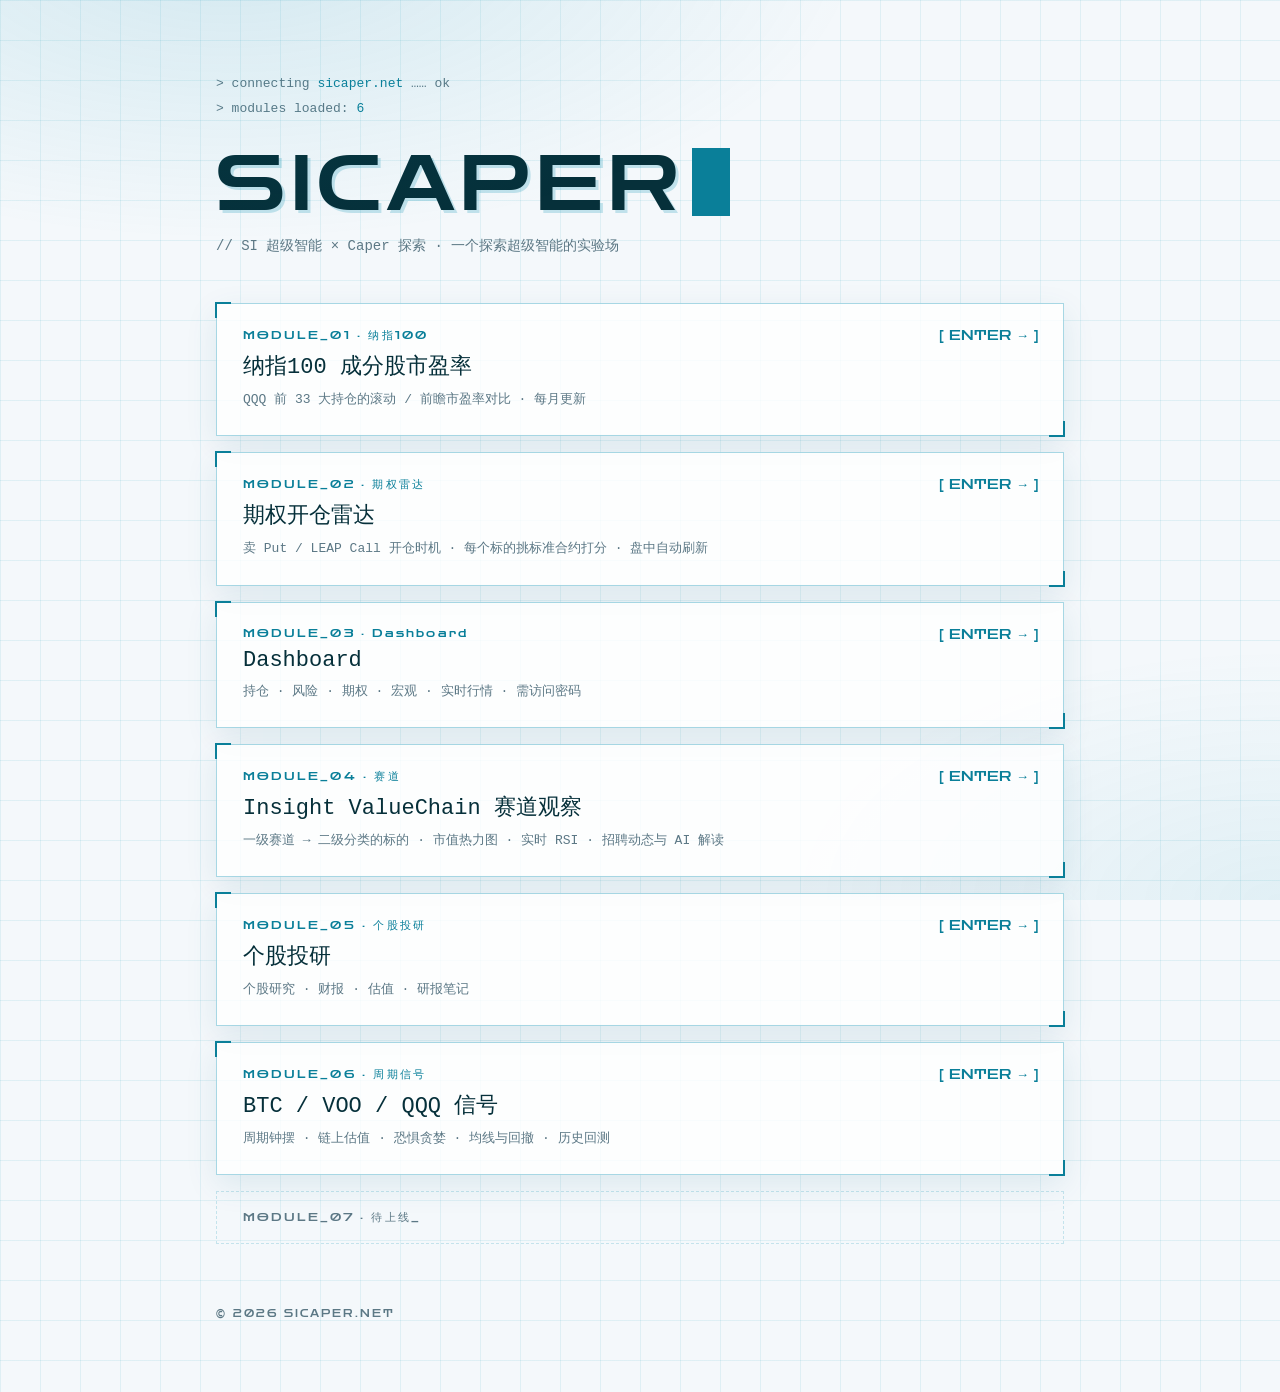
<file: index.html>
<!doctype html>
<html lang="zh-CN">
<head>
<meta charset="utf-8">
<meta name="viewport" content="width=device-width,initial-scale=1">
<title>SICAPER</title>
<meta name="description" content="SICAPER：SI 超级智能 × Caper 探索。一个探索超级智能的实验场。">
<meta name="theme-color" content="#f4f8fb">
<link rel="preload" href="fonts/zendots.woff2" as="font" type="font/woff2" crossorigin>
<style>
@font-face{font-family:"Zen Dots";src:url(fonts/zendots.woff2) format("woff2");font-display:swap}
:root{--bg:#f4f8fb;--fg:#0b2a35;--dim:#5c7885;--acc:#0a7f99;--ink:#06303a;--line:rgba(8,145,178,.20);
  --mono:ui-monospace,"SF Mono",Menlo,Consolas,"PingFang SC","Microsoft YaHei",monospace;
  --display:"Zen Dots","PingFang SC","Microsoft YaHei",sans-serif}
*{box-sizing:border-box}
html,body{margin:0;min-height:100%}
body{background:var(--bg);color:var(--fg);font-family:var(--mono);
  background-image:linear-gradient(rgba(8,145,178,.09) 1px,transparent 1px),linear-gradient(90deg,rgba(8,145,178,.09) 1px,transparent 1px);background-size:40px 40px}
/* 左上、右下两团淡青光晕 */
body:before{content:"";position:fixed;inset:0;pointer-events:none;background:radial-gradient(900px 420px at 18% -6%,rgba(8,145,178,.14),transparent 70%),radial-gradient(700px 360px at 100% 100%,rgba(8,145,178,.08),transparent 70%)}
.w{max-width:880px;margin:0 auto;padding:72px 16px}
.boot{color:var(--dim);font-size:13px;line-height:1.9}
.boot b{color:var(--acc);font-weight:400}
h1{font-family:var(--display);font-weight:400;font-size:clamp(38px,9vw,76px);letter-spacing:.06em;margin:18px 0 6px;color:var(--ink);text-shadow:3px 3px 0 rgba(8,145,178,.22)}
/* 闪烁光标 */
h1 i{display:inline-block;width:.5em;height:.9em;background:var(--acc);vertical-align:-.08em;margin-left:.1em;animation:blink 1s steps(1) infinite}
@keyframes blink{50%{opacity:0}}
.tag{color:var(--dim);font-size:14px;margin-bottom:48px}
.card{position:relative;display:block;padding:24px 26px;border:1px solid rgba(8,145,178,.35);background:rgba(255,255,255,.78);color:inherit;text-decoration:none;box-shadow:0 10px 30px rgba(8,100,130,.10);transition:border-color .2s,box-shadow .2s}
/* 四角括号 */
.card+.card{margin-top:16px}
.card:before,.card:after{content:"";position:absolute;width:14px;height:14px;border:2px solid var(--acc)}
.card:before{top:-2px;left:-2px;border-right:0;border-bottom:0}
.card:after{bottom:-2px;right:-2px;border-left:0;border-top:0}
.card:hover,.card:focus-visible{border-color:var(--acc);box-shadow:0 14px 40px rgba(8,100,130,.20),inset 0 0 0 1px rgba(10,127,153,.25);outline:none}
.id{font-family:var(--display);color:var(--acc);font-size:11px;letter-spacing:.2em}
.t{font-size:22px;color:var(--ink);margin:8px 0}
.d{color:var(--dim);font-size:13px;line-height:1.7}
.go{position:absolute;right:24px;top:24px;font-family:var(--display);font-size:13px;color:var(--acc)}
.slot{margin-top:16px;padding:18px 26px;border:1px dashed var(--line);color:var(--dim);font-family:var(--display);font-size:11px;letter-spacing:.2em}
footer{margin-top:64px;color:var(--dim);font-family:var(--display);font-size:10px;letter-spacing:.2em}
@media (max-width:640px){
  .w{padding-top:48px}
  .go{position:static;display:block;margin-top:14px}
}
@media (prefers-reduced-motion:reduce){h1 i{animation:none}}
</style>
</head>
<body>
<div class="w">
  <div class="boot">&gt; connecting <b>sicaper.net</b> …… ok<br>&gt; modules loaded: <b>6</b></div>
  <h1 aria-label="SICAPER">SICAPER<i aria-hidden="true"></i></h1>
  <div class="tag">// SI 超级智能 × Caper 探索 · 一个探索超级智能的实验场</div>
  <a class="card" href="/ndx100/">
    <div class="id">MODULE_01 · 纳指100</div>
    <div class="t">纳指100 成分股市盈率</div>
    <div class="d">QQQ 前 33 大持仓的滚动 / 前瞻市盈率对比 · 每月更新</div>
    <span class="go">[ ENTER → ]</span>
  </a>
  <a class="card" href="/radar/">
    <div class="id">MODULE_02 · 期权雷达</div>
    <div class="t">期权开仓雷达</div>
    <div class="d">卖 Put / LEAP Call 开仓时机 · 每个标的挑标准合约打分 · 盘中自动刷新</div>
    <span class="go">[ ENTER → ]</span>
  </a>
  <a class="card" href="/dashboard/">
    <div class="id">MODULE_03 · Dashboard</div>
    <div class="t">Dashboard</div>
    <div class="d">持仓 · 风险 · 期权 · 宏观 · 实时行情 · 需访问密码</div>
    <span class="go">[ ENTER → ]</span>
  </a>
  <a class="card" href="/sectors/">
    <div class="id">MODULE_04 · 赛道</div>
    <div class="t">Insight ValueChain 赛道观察</div>
    <div class="d">一级赛道 → 二级分类的标的 · 市值热力图 · 实时 RSI · 招聘动态与 AI 解读</div>
    <span class="go">[ ENTER → ]</span>
  </a>
  <a class="card" href="/stocks/">
    <div class="id">MODULE_05 · 个股投研</div>
    <div class="t">个股投研</div>
    <div class="d">个股研究 · 财报 · 估值 · 研报笔记</div>
    <span class="go">[ ENTER → ]</span>
  </a>
  <a class="card" href="/cycle/">
    <div class="id">MODULE_06 · 周期信号</div>
    <div class="t">BTC / VOO / QQQ 信号</div>
    <div class="d">周期钟摆 · 链上估值 · 恐惧贪婪 · 均线与回撤 · 历史回测</div>
    <span class="go">[ ENTER → ]</span>
  </a>
  <div class="slot">MODULE_07 · 待上线_</div>
  <footer>© 2026 SICAPER.NET</footer>
</div>
</body>
</html>
</file>
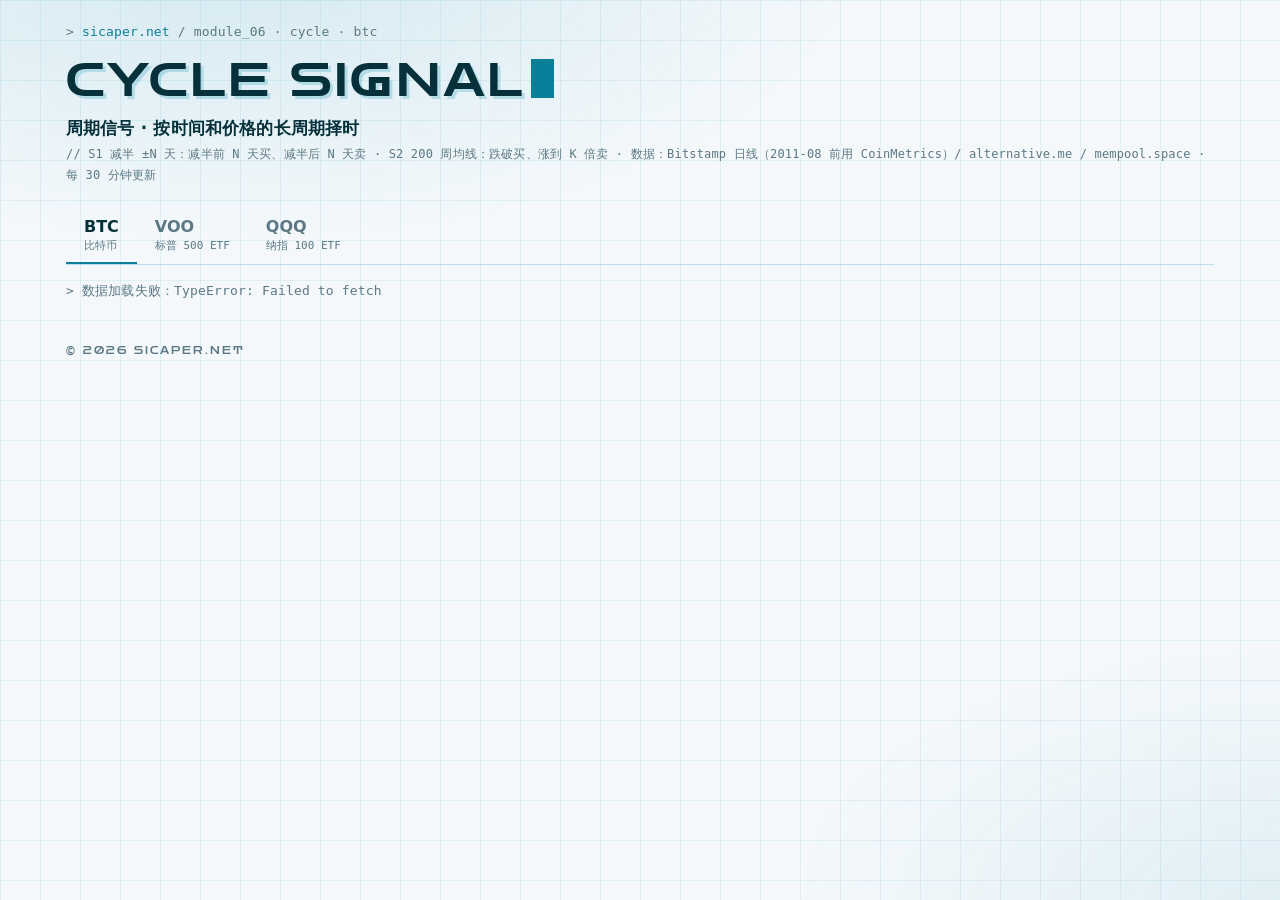
<file: cycle/index.html>
<!doctype html>
<html lang="zh-CN">
  <head>
    <meta charset="UTF-8" />
    <link rel="icon" type="image/svg+xml" href="/cycle/favicon.svg" />
    <meta name="viewport" content="width=device-width, initial-scale=1.0" />
    <meta name="description" content="比特币减半 ±N 天与 200 周均线周期信号、倒计时与回测" />
    <title>CYCLE SIGNAL · SICAPER</title>
    <script type="module" crossorigin src="/cycle/assets/cycle-chm550WR.js"></script>
    <link rel="stylesheet" crossorigin href="/cycle/assets/cycle-DW3q0DJq.css">
  </head>
  <body>
    <div id="root"></div>
  </body>
</html>
</file>
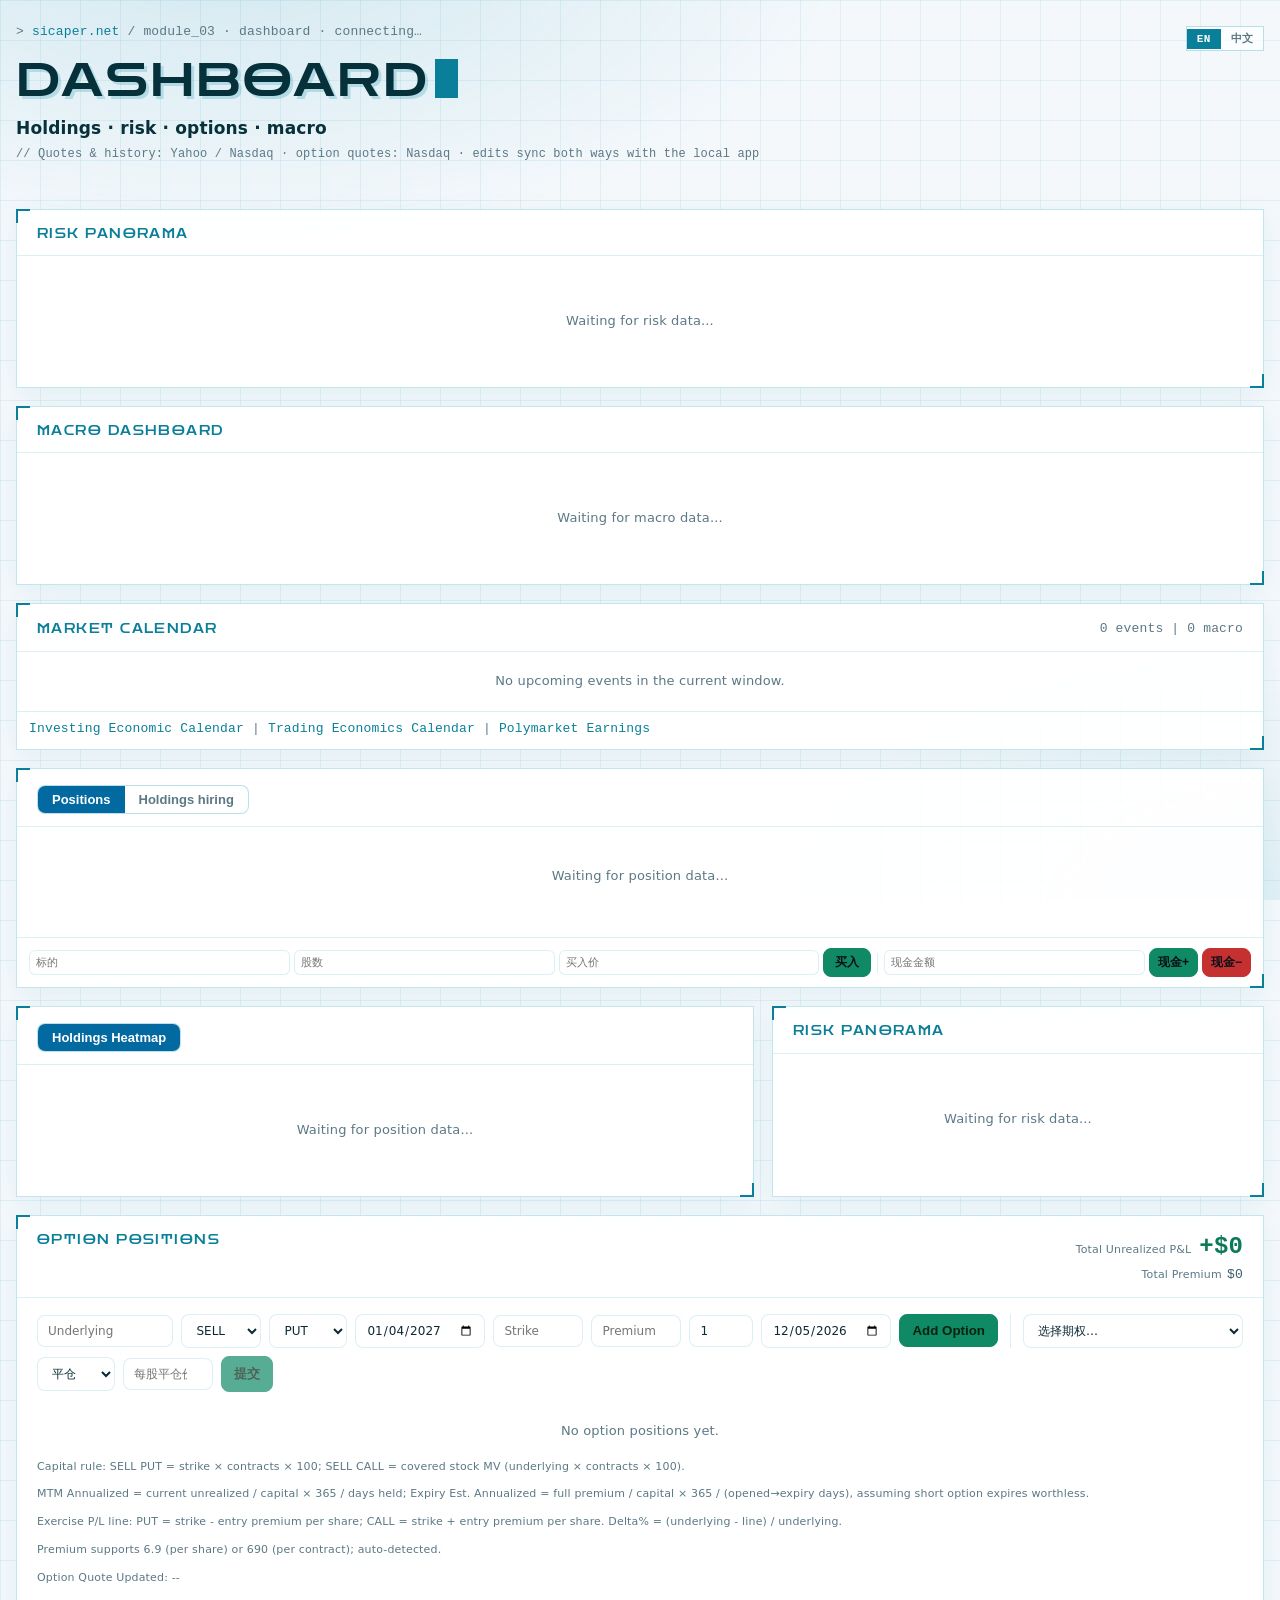
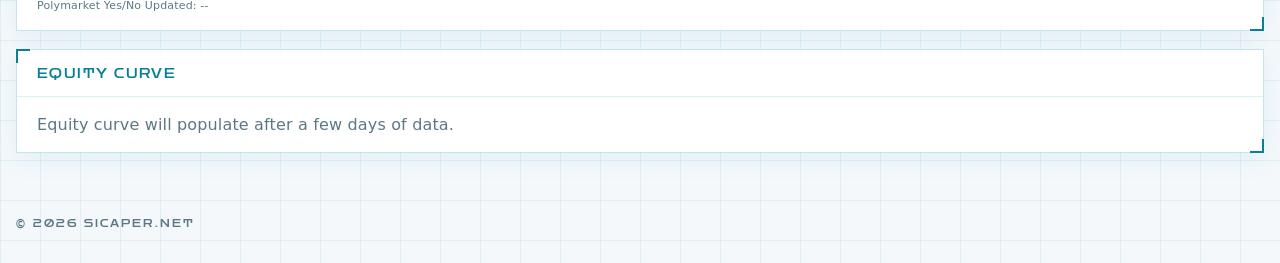
<file: dashboard/index.html>
<!doctype html>
<html lang="zh-CN">
  <head>
    <meta charset="UTF-8" />
    <link rel="icon" type="image/svg+xml" href="/dashboard/favicon.svg" />
    <meta name="viewport" content="width=device-width, initial-scale=1.0" />
    <title>DASHBOARD · SICAPER</title>
    <script type="module" crossorigin src="/dashboard/assets/dashboard-KTGK6IiB.js"></script>
    <link rel="stylesheet" crossorigin href="/dashboard/assets/dashboard-WG4aEOoZ.css">
  </head>
  <body>
    <div id="root"></div>
  </body>
</html>
</file>
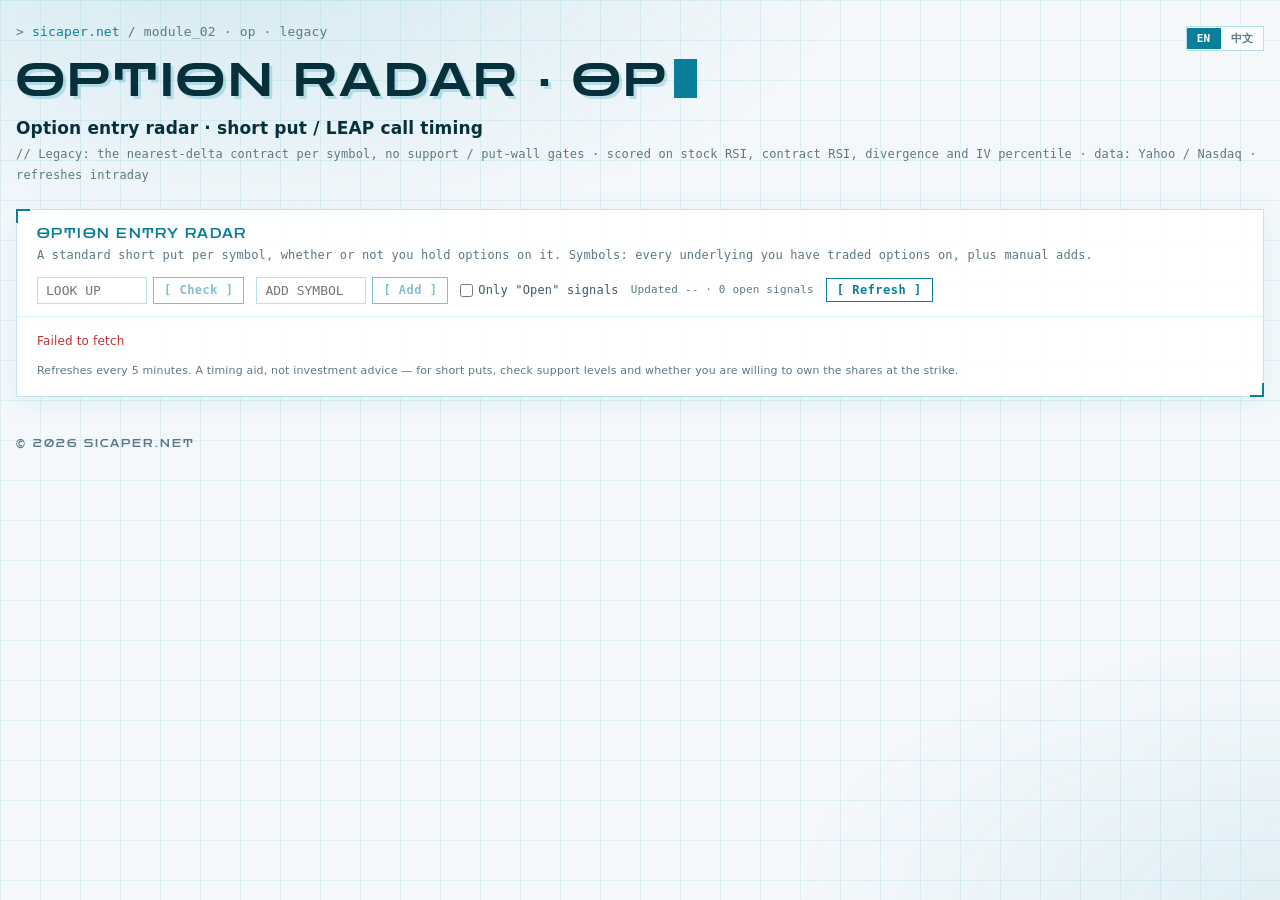
<file: op/index.html>
<!doctype html>
<html lang="zh-CN">
  <head>
    <meta charset="UTF-8" />
    <link rel="icon" type="image/svg+xml" href="/op/favicon.svg" />
    <meta name="viewport" content="width=device-width, initial-scale=1.0" />
    <title>OPTION RADAR · SICAPER</title>
    <script type="module" crossorigin src="/op/assets/radar-DLRGoiCa.js"></script>
    <link rel="stylesheet" crossorigin href="/op/assets/radar-BF7lAbKP.css">
  </head>
  <body>
    <div id="root"></div>
  </body>
</html>
</file>
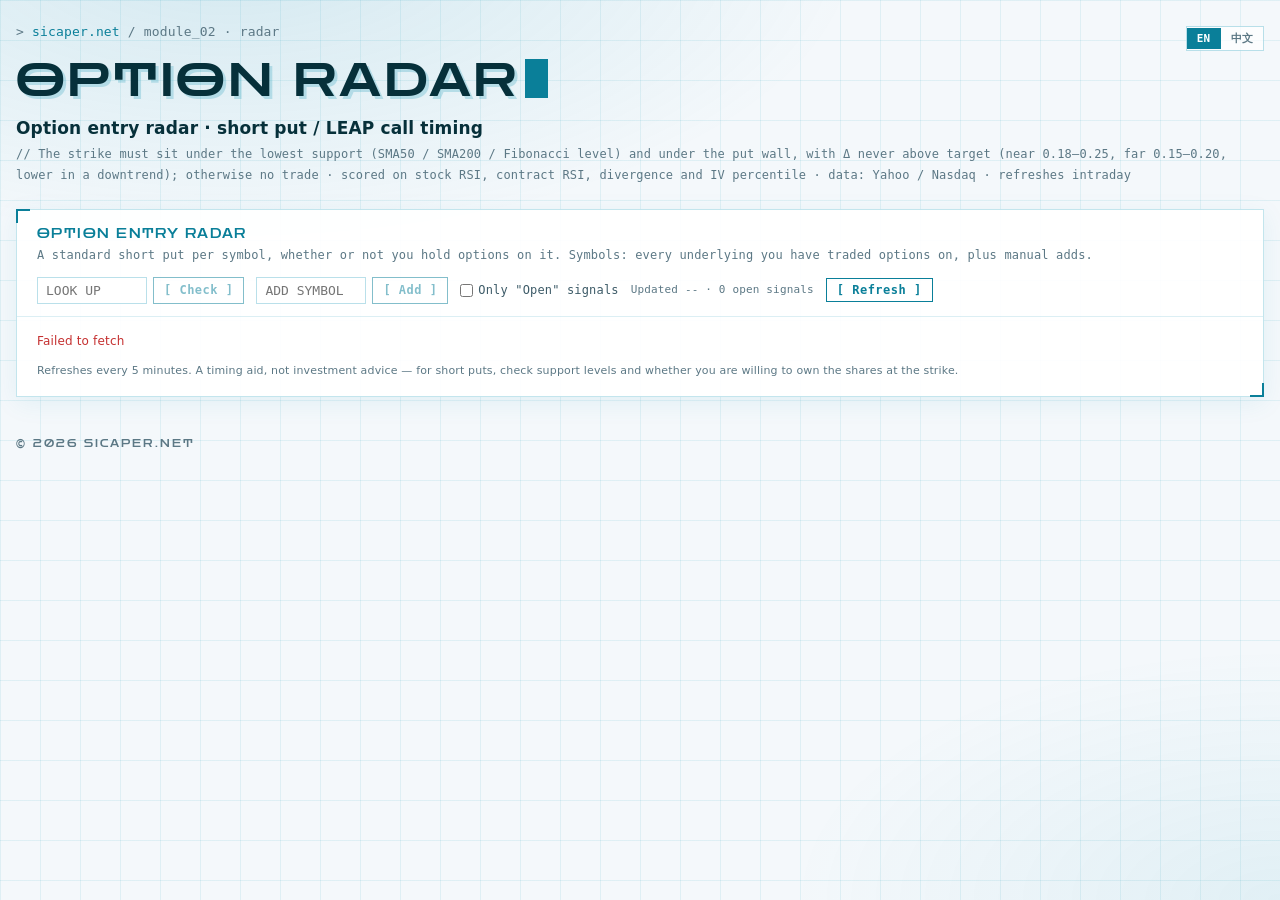
<file: radar/index.html>
<!doctype html>
<html lang="zh-CN">
  <head>
    <meta charset="UTF-8" />
    <link rel="icon" type="image/svg+xml" href="/radar/favicon.svg" />
    <meta name="viewport" content="width=device-width, initial-scale=1.0" />
    <title>OPTION RADAR · SICAPER</title>
    <script type="module" crossorigin src="/radar/assets/radar-BgKKBvd3.js"></script>
    <link rel="stylesheet" crossorigin href="/radar/assets/radar-BF7lAbKP.css">
  </head>
  <body>
    <div id="root"></div>
  </body>
</html>
</file>
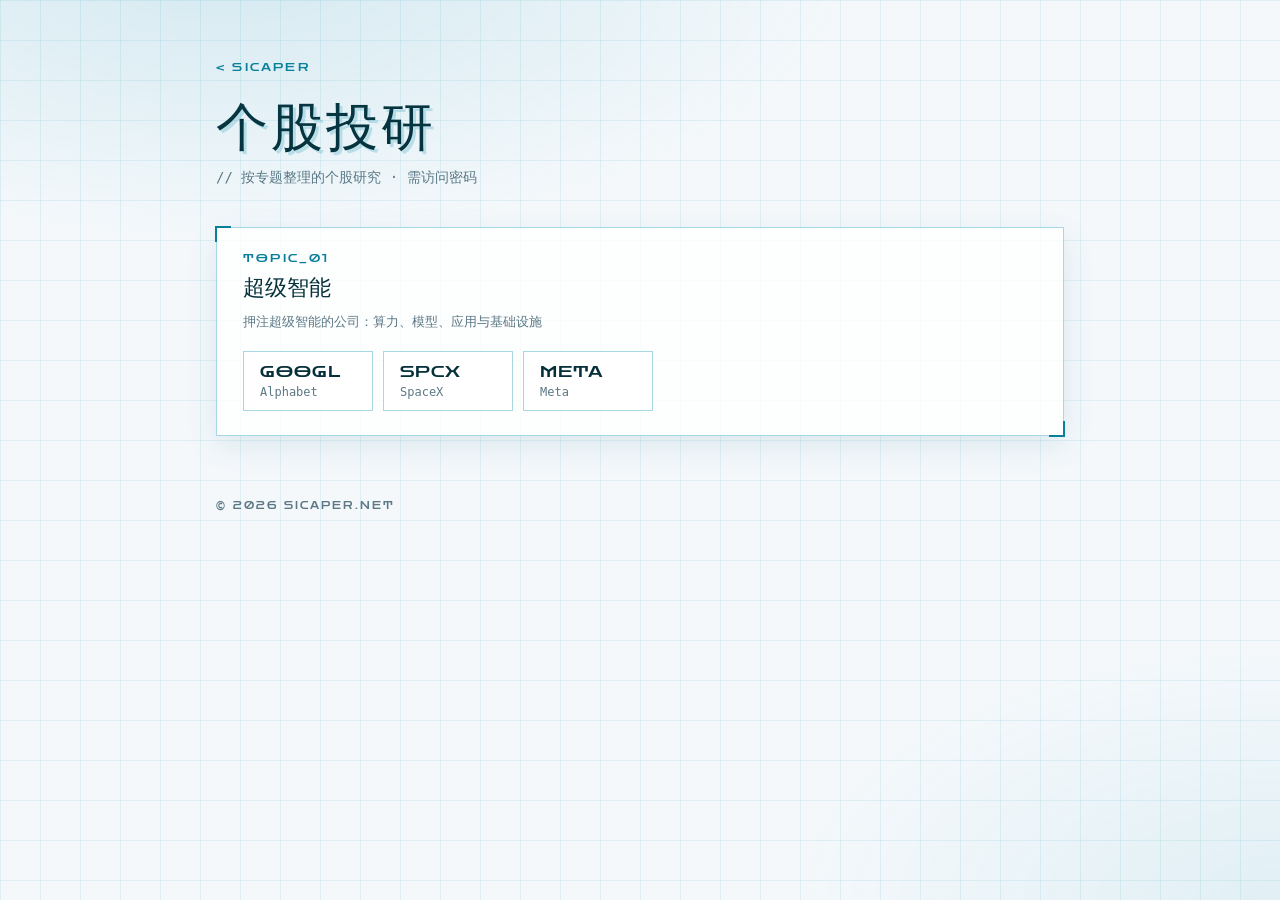
<file: stocks/index.html>
<!doctype html>
<html lang="zh-CN">
<head>
<meta charset="utf-8">
<meta name="viewport" content="width=device-width,initial-scale=1">
<title>个股投研 · SICAPER</title>
<meta name="theme-color" content="#f4f8fb">
<style>
@font-face{font-family:"Zen Dots";src:url(../fonts/zendots.woff2) format("woff2");font-display:swap}
:root{--bg:#f4f8fb;--fg:#0b2a35;--dim:#5c7885;--acc:#0a7f99;--ink:#06303a;--line:rgba(8,145,178,.20);
  --mono:ui-monospace,"SF Mono",Menlo,Consolas,"PingFang SC","Microsoft YaHei",monospace;
  --display:"Zen Dots","PingFang SC","Microsoft YaHei",sans-serif}
*{box-sizing:border-box}
html,body{margin:0;min-height:100%}
body{background:var(--bg);color:var(--fg);font-family:var(--mono);
  background-image:linear-gradient(rgba(8,145,178,.09) 1px,transparent 1px),linear-gradient(90deg,rgba(8,145,178,.09) 1px,transparent 1px);background-size:40px 40px}
body:before{content:"";position:fixed;inset:0;pointer-events:none;background:radial-gradient(900px 420px at 18% -6%,rgba(8,145,178,.14),transparent 70%),radial-gradient(700px 360px at 100% 100%,rgba(8,145,178,.08),transparent 70%)}
.w{max-width:880px;margin:0 auto;padding:56px 16px}
.back{font-family:var(--display);font-size:11px;letter-spacing:.2em;color:var(--acc);text-decoration:none}
.back:hover{text-decoration:underline}
h1{font-family:var(--display);font-weight:400;font-size:clamp(30px,7vw,52px);letter-spacing:.06em;margin:18px 0 6px;color:var(--ink);text-shadow:3px 3px 0 rgba(8,145,178,.22)}
.tag{color:var(--dim);font-size:14px;margin-bottom:40px}
.topic{position:relative;padding:24px 26px;border:1px solid rgba(8,145,178,.35);background:rgba(255,255,255,.78);box-shadow:0 10px 30px rgba(8,100,130,.10)}
.topic+.topic{margin-top:16px}
.topic:before,.topic:after{content:"";position:absolute;width:14px;height:14px;border:2px solid var(--acc)}
.topic:before{top:-2px;left:-2px;border-right:0;border-bottom:0}
.topic:after{bottom:-2px;right:-2px;border-left:0;border-top:0}
.id{font-family:var(--display);color:var(--acc);font-size:11px;letter-spacing:.2em}
.t{font-size:22px;color:var(--ink);margin:8px 0}
.d{color:var(--dim);font-size:13px;line-height:1.7}
.tk{display:flex;flex-wrap:wrap;gap:10px;margin-top:18px}
.tk a{display:block;min-width:130px;padding:10px 16px;border:1px solid rgba(8,145,178,.35);background:#fff;color:inherit;text-decoration:none;transition:border-color .2s,box-shadow .2s}
.tk a:hover,.tk a:focus-visible{border-color:var(--acc);box-shadow:0 6px 18px rgba(8,100,130,.18);outline:none}
.tk b{display:block;font-family:var(--display);font-weight:400;font-size:16px;color:var(--ink);letter-spacing:.06em}
.tk span{font-size:12px;color:var(--dim)}
.msg{color:var(--dim);font-size:13px}
footer{margin-top:64px;color:var(--dim);font-family:var(--display);font-size:10px;letter-spacing:.2em}
@media (max-width:640px){.w{padding-top:40px}.tk a{flex:1 1 40%}}
</style>
</head>
<body>
<div class="w">
  <a class="back" href="/">&lt; SICAPER</a>
  <h1>个股投研</h1>
  <div class="tag">// 按专题整理的个股研究 · 需访问密码</div>
  <div id="list" class="msg">加载中…</div>
  <footer>© 2026 SICAPER.NET</footer>
</div>
<script>
(function(){
  var list=document.getElementById("list");
  function el(tag,cls,text){var e=document.createElement(tag);if(cls)e.className=cls;if(text!=null)e.textContent=text;return e}
  fetch("topics.json",{cache:"no-cache"}).then(function(r){if(!r.ok)throw 0;return r.json()}).then(function(cfg){
    list.textContent="";list.className="";
    cfg.topics.forEach(function(tp,i){
      var box=el("section","topic");
      box.appendChild(el("div","id","TOPIC_"+String(i+1).padStart(2,"0")));
      box.appendChild(el("div","t",tp.name));
      if(tp.desc)box.appendChild(el("div","d",tp.desc));
      var row=el("div","tk");
      tp.tickers.forEach(function(k){
        var a=el("a");a.href=cfg.base+k.path;
        a.appendChild(el("b",null,k.symbol));a.appendChild(el("span",null,k.name));
        row.appendChild(a);
      });
      box.appendChild(row);list.appendChild(box);
    });
  }).catch(function(){list.textContent="专题列表加载失败。"});
})();
</script>
</body>
</html>
</file>
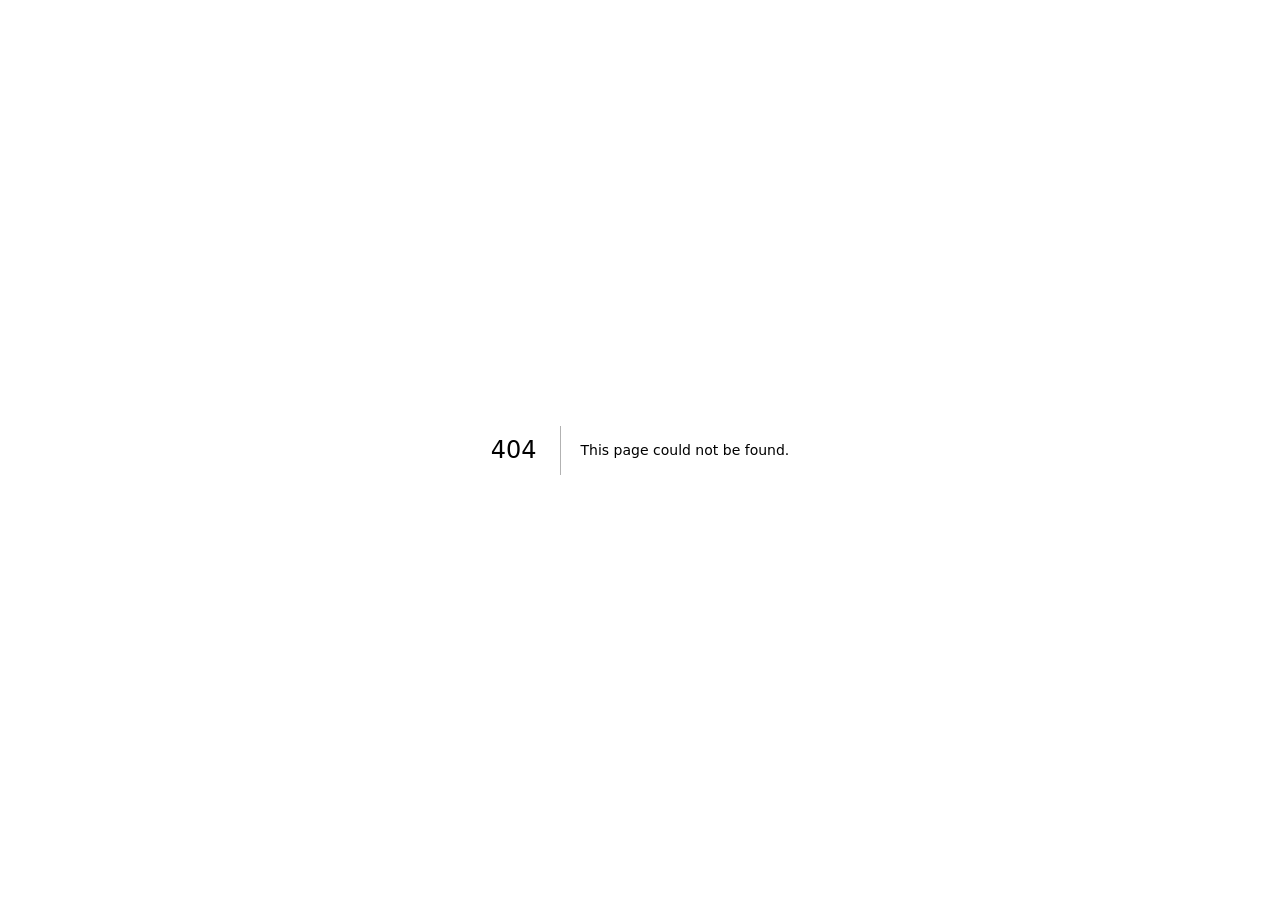
<file: sectors/404/index.html>
<!DOCTYPE html><html lang="en"><head><meta charSet="utf-8"/><meta name="viewport" content="width=device-width, initial-scale=1"/><link rel="stylesheet" href="/sectors/_next/static/css/45189b0d594be98c.css" data-precedence="next"/><link rel="stylesheet" href="/sectors/_next/static/css/764d25fb027c5d5e.css" data-precedence="next"/><link rel="stylesheet" href="/sectors/_next/static/css/b5fcf358aad895f9.css" data-precedence="next"/><link rel="preload" as="script" fetchPriority="low" href="/sectors/_next/static/chunks/webpack-b3c4d458ce09bc13.js"/><script src="/sectors/_next/static/chunks/fd9d1056-52679f3edd380767.js" async=""></script><script src="/sectors/_next/static/chunks/117-a8087600e56421d7.js" async=""></script><script src="/sectors/_next/static/chunks/main-app-9ef80d22a8282df7.js" async=""></script><meta name="robots" content="noindex"/><title>404: This page could not be found.</title><title>SECTORS · SICAPER</title><script src="/sectors/_next/static/chunks/polyfills-42372ed130431b0a.js" noModule=""></script></head><body><div style="font-family:system-ui,&quot;Segoe UI&quot;,Roboto,Helvetica,Arial,sans-serif,&quot;Apple Color Emoji&quot;,&quot;Segoe UI Emoji&quot;;height:100vh;text-align:center;display:flex;flex-direction:column;align-items:center;justify-content:center"><div><style>body{color:#000;background:#fff;margin:0}.next-error-h1{border-right:1px solid rgba(0,0,0,.3)}@media (prefers-color-scheme:dark){body{color:#fff;background:#000}.next-error-h1{border-right:1px solid rgba(255,255,255,.3)}}</style><h1 class="next-error-h1" style="display:inline-block;margin:0 20px 0 0;padding:0 23px 0 0;font-size:24px;font-weight:500;vertical-align:top;line-height:49px">404</h1><div style="display:inline-block"><h2 style="font-size:14px;font-weight:400;line-height:49px;margin:0">This page could not be found.</h2></div></div></div><script src="/sectors/_next/static/chunks/webpack-b3c4d458ce09bc13.js" async=""></script><script>(self.__next_f=self.__next_f||[]).push([0]);self.__next_f.push([2,null])</script><script>self.__next_f.push([1,"1:HL[\"/sectors/_next/static/css/45189b0d594be98c.css\",\"style\"]\n2:HL[\"/sectors/_next/static/css/764d25fb027c5d5e.css\",\"style\"]\n3:HL[\"/sectors/_next/static/css/b5fcf358aad895f9.css\",\"style\"]\n"])</script><script>self.__next_f.push([1,"4:I[2846,[],\"\"]\n6:I[4707,[],\"\"]\n7:I[6423,[],\"\"]\nd:I[1060,[],\"\"]\n8:{\"fontFamily\":\"system-ui,\\\"Segoe UI\\\",Roboto,Helvetica,Arial,sans-serif,\\\"Apple Color Emoji\\\",\\\"Segoe UI Emoji\\\"\",\"height\":\"100vh\",\"textAlign\":\"center\",\"display\":\"flex\",\"flexDirection\":\"column\",\"alignItems\":\"center\",\"justifyContent\":\"center\"}\n9:{\"display\":\"inline-block\",\"margin\":\"0 20px 0 0\",\"padding\":\"0 23px 0 0\",\"fontSize\":24,\"fontWeight\":500,\"verticalAlign\":\"top\",\"lineHeight\":\"49px\"}\na:{\"display\":\"inline-block\"}\nb:{\"fontSize\":14,\"fontWeight\":400,\"lineHeight\":\"49px\",\"margin\":0}\ne:[]\n"])</script><script>self.__next_f.push([1,"0:[\"$\",\"$L4\",null,{\"buildId\":\"5q2LduorlhFkgewbYgvKx\",\"assetPrefix\":\"/sectors\",\"urlParts\":[\"\",\"_not-found\",\"\"],\"initialTree\":[\"\",{\"children\":[\"/_not-found\",{\"children\":[\"__PAGE__\",{}]}]},\"$undefined\",\"$undefined\",true],\"initialSeedData\":[\"\",{\"children\":[\"/_not-found\",{\"children\":[\"__PAGE__\",{},[[\"$L5\",[[\"$\",\"title\",null,{\"children\":\"404: This page could not be found.\"}],[\"$\",\"div\",null,{\"style\":{\"fontFamily\":\"system-ui,\\\"Segoe UI\\\",Roboto,Helvetica,Arial,sans-serif,\\\"Apple Color Emoji\\\",\\\"Segoe UI Emoji\\\"\",\"height\":\"100vh\",\"textAlign\":\"center\",\"display\":\"flex\",\"flexDirection\":\"column\",\"alignItems\":\"center\",\"justifyContent\":\"center\"},\"children\":[\"$\",\"div\",null,{\"children\":[[\"$\",\"style\",null,{\"dangerouslySetInnerHTML\":{\"__html\":\"body{color:#000;background:#fff;margin:0}.next-error-h1{border-right:1px solid rgba(0,0,0,.3)}@media (prefers-color-scheme:dark){body{color:#fff;background:#000}.next-error-h1{border-right:1px solid rgba(255,255,255,.3)}}\"}}],[\"$\",\"h1\",null,{\"className\":\"next-error-h1\",\"style\":{\"display\":\"inline-block\",\"margin\":\"0 20px 0 0\",\"padding\":\"0 23px 0 0\",\"fontSize\":24,\"fontWeight\":500,\"verticalAlign\":\"top\",\"lineHeight\":\"49px\"},\"children\":\"404\"}],[\"$\",\"div\",null,{\"style\":{\"display\":\"inline-block\"},\"children\":[\"$\",\"h2\",null,{\"style\":{\"fontSize\":14,\"fontWeight\":400,\"lineHeight\":\"49px\",\"margin\":0},\"children\":\"This page could not be found.\"}]}]]}]}]],null],null],null]},[null,[\"$\",\"$L6\",null,{\"parallelRouterKey\":\"children\",\"segmentPath\":[\"children\",\"/_not-found\",\"children\"],\"error\":\"$undefined\",\"errorStyles\":\"$undefined\",\"errorScripts\":\"$undefined\",\"template\":[\"$\",\"$L7\",null,{}],\"templateStyles\":\"$undefined\",\"templateScripts\":\"$undefined\",\"notFound\":\"$undefined\",\"notFoundStyles\":\"$undefined\"}]],null]},[[[[\"$\",\"link\",\"0\",{\"rel\":\"stylesheet\",\"href\":\"/sectors/_next/static/css/45189b0d594be98c.css\",\"precedence\":\"next\",\"crossOrigin\":\"$undefined\"}],[\"$\",\"link\",\"1\",{\"rel\":\"stylesheet\",\"href\":\"/sectors/_next/static/css/764d25fb027c5d5e.css\",\"precedence\":\"next\",\"crossOrigin\":\"$undefined\"}],[\"$\",\"link\",\"2\",{\"rel\":\"stylesheet\",\"href\":\"/sectors/_next/static/css/b5fcf358aad895f9.css\",\"precedence\":\"next\",\"crossOrigin\":\"$undefined\"}]],[\"$\",\"html\",null,{\"lang\":\"en\",\"children\":[\"$\",\"body\",null,{\"children\":[\"$\",\"$L6\",null,{\"parallelRouterKey\":\"children\",\"segmentPath\":[\"children\"],\"error\":\"$undefined\",\"errorStyles\":\"$undefined\",\"errorScripts\":\"$undefined\",\"template\":[\"$\",\"$L7\",null,{}],\"templateStyles\":\"$undefined\",\"templateScripts\":\"$undefined\",\"notFound\":[[\"$\",\"title\",null,{\"children\":\"404: This page could not be found.\"}],[\"$\",\"div\",null,{\"style\":\"$8\",\"children\":[\"$\",\"div\",null,{\"children\":[[\"$\",\"style\",null,{\"dangerouslySetInnerHTML\":{\"__html\":\"body{color:#000;background:#fff;margin:0}.next-error-h1{border-right:1px solid rgba(0,0,0,.3)}@media (prefers-color-scheme:dark){body{color:#fff;background:#000}.next-error-h1{border-right:1px solid rgba(255,255,255,.3)}}\"}}],[\"$\",\"h1\",null,{\"className\":\"next-error-h1\",\"style\":\"$9\",\"children\":\"404\"}],[\"$\",\"div\",null,{\"style\":\"$a\",\"children\":[\"$\",\"h2\",null,{\"style\":\"$b\",\"children\":\"This page could not be found.\"}]}]]}]}]],\"notFoundStyles\":[]}]}]}]],null],null],\"couldBeIntercepted\":false,\"initialHead\":[[\"$\",\"meta\",null,{\"name\":\"robots\",\"content\":\"noindex\"}],\"$Lc\"],\"globalErrorComponent\":\"$d\",\"missingSlots\":\"$We\"}]\n"])</script><script>self.__next_f.push([1,"c:[[\"$\",\"meta\",\"0\",{\"name\":\"viewport\",\"content\":\"width=device-width, initial-scale=1\"}],[\"$\",\"meta\",\"1\",{\"charSet\":\"utf-8\"}],[\"$\",\"title\",\"2\",{\"children\":\"SECTORS · SICAPER\"}]]\n5:null\n"])</script></body></html>
</file>
<file: cycle/assets/cycle-DW3q0DJq.css>
:root{--bg-primary:#060d19;--bg-secondary:#0b1322;--bg-card:#0c172b;--bg-card-hover:#10203a;--bg-elevated:#12233f;--text-primary:#e8edf5;--text-secondary:#8b97b0;--text-muted:#8b97b0;--accent-blue:#3b82f6;--accent-purple:#8b5cf6;--accent-cyan:#06b6d4;--green:#10b981;--green-soft:#10b98126;--green-bright:#34d399;--red:#ef4444;--red-soft:#ef444426;--red-bright:#f87171;--yellow:#f59e0b;--yellow-soft:#f59e0b26;--orange:#f97316;--border:#8bafdb38;--border-subtle:#8bafdb1f;--line-strong:#93c5fd75;--line-mid:#60a5fa4d;--line-soft:#60a5fa2e;--shadow:0 4px 24px #0000004d;--shadow-lg:0 8px 40px #00000080;--radius:12px;--radius-sm:8px;--radius-xs:6px;--font-sans:-apple-system, Arial, sans-serif;--font-display:-apple-system, Arial, sans-serif;--font-mono:-apple-system, Arial, sans-serif;--layout-max-width:1760px;--layout-gutter:clamp(12px, 2vw, 36px)}*{box-sizing:border-box;margin:0;padding:0}body{font-family:var(--font-sans);background:radial-gradient(circle at 12% -18%, #386fae3d, transparent 38%), radial-gradient(circle at 86% -12%, #2563eb33, transparent 34%), var(--bg-primary);color:var(--text-primary);letter-spacing:.01em;-webkit-font-smoothing:antialiased;-moz-osx-font-smoothing:grayscale;text-rendering:optimizelegibility;min-height:100vh;line-height:1.45}.app{flex-direction:column;min-height:100vh;display:flex}.header{background:var(--bg-secondary);border-bottom:1px solid var(--line-mid);padding:0 var(--layout-gutter);-webkit-backdrop-filter:blur(12px);backdrop-filter:blur(12px);z-index:100;position:sticky;top:0}.header-content{width:100%;max-width:var(--layout-max-width);justify-content:space-between;align-items:center;gap:16px;min-height:62px;margin:0 auto;display:flex}.header-left{align-items:center;gap:14px;display:flex}.header-logo{font-family:var(--font-display);background:linear-gradient(135deg, var(--accent-blue), var(--accent-purple));-webkit-text-fill-color:transparent;letter-spacing:-.2px;-webkit-background-clip:text;background-clip:text;font-size:20px;font-weight:800}.header-right{align-items:center;gap:16px;display:flex}.lang-switch{border:1px solid var(--border);border-radius:999px;align-items:center;display:inline-flex;overflow:hidden}.lang-btn{color:var(--text-secondary);letter-spacing:.25px;cursor:pointer;background:0 0;border:none;padding:4px 10px;font-size:11px;font-weight:700}.lang-btn.active{color:var(--text-primary);background:#3b82f633}.page-nav{gap:4px;margin-left:16px;display:inline-flex}.page-nav-btn{color:var(--text-secondary);cursor:pointer;background:0 0;border:1px solid #0000;border-radius:8px;padding:5px 12px;font-size:13px;font-weight:600}.page-nav-btn:hover{color:var(--text-primary)}.page-nav-btn.active{color:var(--text-primary);background:#3b82f62e;border-color:#3b82f673}.radar-header{flex-wrap:wrap;justify-content:space-between;align-items:flex-start;gap:12px;display:flex}.radar-subtitle{color:var(--text-muted);margin-top:4px;font-size:12px}.radar-actions{flex-wrap:wrap;align-items:center;gap:12px;display:flex}.radar-add{gap:6px;display:inline-flex}.radar-input{border:1px solid var(--border);width:110px;color:var(--text-primary);text-transform:uppercase;background:#0b1c3699;border-radius:6px;padding:5px 8px;font-size:12px}.radar-filter{color:var(--text-secondary);cursor:pointer;align-items:center;gap:5px;font-size:12px;display:inline-flex}.radar-table{min-width:1200px}.radar-table td{vertical-align:middle}.radar-table tr.radar-group-end td,.radar-table td[rowspan]{border-bottom:3px solid #94a3b873}.radar-symbol-cell{border-right:1px solid var(--line-soft,#94a3b826)}.radar-held,.radar-manual{white-space:nowrap;vertical-align:middle;border-radius:4px;margin-left:6px;padding:0 5px;font-size:10px;font-weight:600;display:inline-block}.radar-held{color:#60a5fa;border:1px solid #60a5fa80}.radar-held-stock{color:#a78bfa;border-color:#a78bfa80}.radar-manual{color:var(--text-muted);border:1px solid var(--border)}.radar-tag{white-space:nowrap;cursor:help;border-radius:5px;padding:1px 8px;font-size:13px;font-weight:800;line-height:18px;display:inline-block}.radar-tag-open{color:#34d399;background:#34d39929;border:1px solid #34d39999}.radar-tag-blocked{color:var(--text-muted);border:1px dashed var(--border);font-size:12px;font-weight:600}.radar-remove{color:var(--text-muted);cursor:pointer;background:0 0;border:none;border-radius:4px;padding:2px 6px;font-size:16px}.radar-remove:hover{color:var(--red-bright,#f87171);background:#f871711f}.radar-spot{white-space:nowrap;justify-content:space-between;gap:12px;margin-top:2px;font-size:15px;font-weight:800;display:flex}.radar-ivpct{border-radius:4px;padding:0 5px}.radar-ivpct-high{color:#fb923c;background:#fb923c2e;border:1px solid #fb923c8c}.radar-ivpct-low{color:#38bdf8;background:#38bdf829;border:1px solid #38bdf880}.radar-ann-high{color:#fb923c}.radar-ann-low{color:#38bdf8}.radar-table tr.radar-section-gap td{background:var(--bg,transparent);border-bottom:3px solid #94a3b873;height:28px;padding:0}.radar-table td.radar-symbol-cell{height:1px}.radar-symbol-inner{flex-direction:column;height:100%;display:flex}.radar-symbol-info{margin:auto 0}.radar-symbol-bottom{text-align:right;margin-top:10px}.radar-fib{border-top:1px dashed #94a3b840;justify-content:flex-end;margin-top:4px;padding-top:6px;display:flex}.radar-sma{white-space:nowrap;font-size:11px;font-weight:600;line-height:1.5}.radar-earnings{color:var(--text-secondary);white-space:nowrap;margin-top:4px;font-size:11px;font-weight:600}.radar-earnings-soon{color:#fbbf24}tr.radar-row-pre td{background:#fbbf240d}tr.radar-row-leap td{background:#60a5fa0f}.radar-tag-buy{color:#60a5fa;background:#60a5fa29;border:1px solid #60a5fa99}.radar-table tr.radar-col-header th{border-bottom:1px solid var(--line-mid,#94a3b84d);white-space:nowrap;background:#0b1c36b3}.radar-table tr.radar-section-legend td{border-bottom:1px solid var(--line-mid,#94a3b84d);background:#0b1c3673;padding:10px}.radar-lookup{background:#60a5fa0d;border:1px solid #60a5fa73;border-radius:8px;margin-bottom:16px;padding:10px 12px 4px}.radar-lookup-head{align-items:center;gap:12px;margin-bottom:8px;display:flex}.radar-lookup-head .radar-remove{margin-left:auto}.radar-lookup-title{color:var(--text-primary);font-size:13px;font-weight:700}.radar-summary{flex-direction:column;gap:6px;margin-top:8px;font-size:12px;display:flex}.radar-summary-items{grid-template-columns:repeat(3,minmax(0,1fr));gap:6px 10px;display:grid}@media (width<=1100px){.radar-summary-items{grid-template-columns:repeat(2,minmax(0,1fr))}}@media (width<=640px){.radar-summary-items{grid-template-columns:minmax(0,1fr)}}.radar-summary-label{color:var(--text-secondary);font-weight:800}.radar-summary-item{border:1px solid var(--line-soft,#94a3b833);background:#94a3b814;border-radius:6px;grid-template-columns:auto minmax(0,1fr);align-content:start;align-items:baseline;gap:4px 12px;padding:3px 10px;display:grid}.radar-summary-symbol{text-align:left;min-width:46px;color:var(--text-primary);cursor:pointer;background:0 0;border:none;padding:0;font-size:13px;font-weight:800}.radar-summary-symbol:hover{color:#60a5fa;text-decoration:underline}@keyframes radar-flash{0%,40%{background:#60a5fa47}to{background:0 0}}.radar-flash{animation:1.6s ease-out radar-flash}.radar-summary-contracts{flex-wrap:wrap;gap:2px 12px;display:flex}.radar-summary-contract{font-family:var(--font-mono);color:var(--text-secondary);white-space:nowrap}.radar-summary-score{color:var(--text-muted);margin-left:3px;font-size:11px}.radar-summary-strong,.radar-summary-strong .radar-summary-score{color:#34d399}.radar-legend-row{color:var(--text-secondary);flex-wrap:wrap;align-items:center;gap:8px 10px;font-size:12px;display:flex}.radar-legend-tag{cursor:default;text-align:center;min-width:110px}.radar-legend{flex-direction:column;gap:8px;display:flex}.radar-legend-head{flex-wrap:wrap;align-items:baseline;gap:12px;display:flex}.radar-legend-name{letter-spacing:.3px;font-size:17px;font-weight:800}.radar-legend-name-put{color:#34d399}.radar-legend-name-call{color:#60a5fa}.radar-legend-rule{color:var(--text-secondary);white-space:nowrap;font-size:12px;font-weight:400}.radar-cond{border:1px solid var(--line-soft,#94a3b840);white-space:nowrap;color:var(--text-primary);background:#94a3b814;border-radius:999px;align-items:center;gap:6px;padding:3px 10px 3px 4px;display:inline-flex}.radar-cond-num{width:18px;height:18px;color:var(--text-primary);background:#94a3b859;border-radius:50%;justify-content:center;align-items:center;font-size:11px;font-weight:800;display:inline-flex}.radar-cond-weight{color:var(--text-muted);background:#94a3b824;border-radius:4px;margin-left:2px;padding:0 5px;font-size:10px;font-weight:700}.radar-cond-weight-major{color:var(--text-primary);background:#94a3b852}.radar-tag-open-strong{color:#052e1c;background:#34d399;border-color:#34d399}.radar-tag-buy-strong{color:#0b2140;background:#60a5fa;border-color:#60a5fa}.radar-legend-pause-label{color:var(--text-secondary);font-weight:800}.radar-legend-pause{color:var(--text-muted);font-size:11px}.radar-footnote{color:var(--text-muted);margin-top:12px;font-size:11px;line-height:1.6}.status-badge{border-radius:20px;align-items:center;gap:6px;padding:5px 12px;font-size:12px;font-weight:500;display:flex}.status-badge.connected{background:var(--green-soft);color:var(--green-bright)}.status-badge.disconnected{background:var(--red-soft);color:var(--red-bright)}.status-dot{border-radius:50%;width:7px;height:7px;animation:2s infinite pulse}.status-dot.on{background:var(--green)}.status-dot.off{background:var(--red)}@keyframes pulse{0%,to{opacity:1}50%{opacity:.5}}.dashboard{width:100%;max-width:calc(var(--layout-max-width) + (var(--layout-gutter) * 2));padding:20px var(--layout-gutter) 24px;flex:1;grid-template-columns:1fr 1fr;align-items:start;gap:18px;margin:0 auto;display:grid}.dashboard-column{align-content:start;gap:18px;min-width:0;display:grid}.dashboard-kpi-row{grid-column:1/-1}.dashboard-split{grid-column:1/-1;gap:18px;min-width:0;display:grid}.dashboard-split>*{min-width:0}.dashboard-split-main{grid-template-columns:minmax(0,1fr);align-items:start}.dashboard-split-visual{grid-template-columns:minmax(0,1.2fr) minmax(0,.8fr);align-items:stretch}.footer{padding:8px var(--layout-gutter);border-top:1px solid var(--line-mid);background:var(--bg-secondary)}.footer-content{width:100%;max-width:var(--layout-max-width);color:var(--text-muted);flex-wrap:wrap;justify-content:space-between;align-items:center;gap:10px 20px;margin:0 auto;font-size:11px;display:flex}.card{border:1px solid var(--line-mid);border-radius:var(--radius);background:linear-gradient(#0a162af5,#07101ff5);transition:border-color .2s;overflow:hidden;box-shadow:inset 0 0 0 1px #152d4eb3,0 6px 18px #03081266}.card:hover{border-color:var(--line-strong)}.card-header{border-bottom:1px solid var(--line-soft);background:linear-gradient(#13274347,#0c192c1f);justify-content:space-between;align-items:center;padding:16px 20px 12px;display:flex}.card-title{font-family:var(--font-display);color:#dbeafe;text-transform:none;letter-spacing:.24px;align-items:center;gap:8px;font-size:15px;font-weight:700;display:flex}.card-body{padding:16px 20px}.card.full-width{grid-column:1/-1}.positions-panel-root{align-self:start}.positions-header,.options-header{align-items:flex-start}.signal-panel-root{flex-direction:column;align-self:start;min-height:0;display:flex}.signal-panel-body{flex:1;min-height:0;overflow-y:auto}.watchlist-header{flex-wrap:wrap;gap:10px 14px}.watchlist-header-controls{flex-wrap:wrap;justify-content:flex-end;align-items:center;gap:8px;margin-left:auto;display:inline-flex}.watchlist-header-input{flex:0 210px}.watchlist-header-add-btn{white-space:nowrap}.watchlist-message-row{padding:8px 20px 0}.ticker-strip-symbol{font-family:var(--font-display);letter-spacing:.35px;font-size:16px;font-weight:700;display:inline-block}.ticker-strip-sector{color:var(--text-muted);letter-spacing:.2px;font-size:11px}.sector-editor-label{cursor:text;text-align:left;background:0 0;border:none;border-bottom:1px dashed #0000;align-items:center;gap:3px;padding:0;font-family:inherit;display:inline-flex}.sector-editor-label:hover{color:var(--text-secondary);border-bottom-color:var(--text-muted)}.sector-editor-lock{opacity:.7;font-size:9px}.sector-editor-input{width:96px;color:var(--text-primary);background:var(--bg-secondary);border:1px solid var(--accent-blue,#3b82f6);border-radius:3px;outline:none;padding:1px 4px;font-size:11px}.sector-editor-error{color:var(--red,#ef4444);margin-top:2px;font-size:10px}.sector-editor-pair{flex-wrap:wrap;align-items:center;column-gap:4px;display:flex}.sector-editor-sep{color:var(--text-muted);opacity:.5;font-size:11px}.sector-editor-group{color:var(--text-secondary);font-weight:600}.watch-drag-handle{cursor:grab;color:var(--text-muted);opacity:.35;-webkit-user-select:none;user-select:none;margin-right:4px;font-size:12px}.position-main-row:hover .watch-drag-handle{opacity:.9}.watch-row-dragging td{opacity:.4}.watch-row-drop-target td{box-shadow:inset 0 2px 0 var(--accent-blue,#3b82f6)}.holdings-treemap-root{flex-direction:column;align-self:stretch;min-height:0;display:flex}.holdings-treemap-header{flex-wrap:wrap;gap:10px 14px}.holdings-treemap-header-side{flex-wrap:wrap;justify-content:flex-end;align-items:center;gap:10px 14px;min-width:0;margin-left:auto;display:inline-flex}.holdings-treemap-body{flex:1;grid-template-rows:minmax(0,1fr);gap:0;min-height:0;display:grid}.holdings-treemap-meta{flex-wrap:wrap;align-items:center;gap:8px 14px;display:flex}.holdings-treemap-meta>span{border:1px solid var(--line-soft);background:#101f38ad;border-radius:8px;padding:3px 8px}.holdings-treemap-area-note{color:var(--text-muted);white-space:nowrap}.holdings-treemap-legend{align-items:center;gap:8px;display:flex}.legend-chip{letter-spacing:.3px;border:1px solid #0000;border-radius:999px;align-items:center;padding:3px 9px;font-size:10px;font-weight:700;display:inline-flex}.legend-chip.rise{color:#dcfce7;background:#22c55e38;border-color:#22c55e66}.legend-chip.flat{color:#e2e8f0;background:#64748b47;border-color:#94a3b873}.legend-chip.fall{color:#fee2e2;background:#dc262640;border-color:#f8717173}.holdings-treemap-canvas{border:1px solid var(--line-mid);background:linear-gradient(160deg,#12243f,#0a182d);border-radius:10px;width:100%;height:100%;min-height:420px;overflow:hidden;box-shadow:inset 0 0 0 1px #132a4cad}.risk-kpi-root{align-self:start}.risk-kpi-hhi{color:var(--text-muted);font-size:12px}.risk-hhi-group{flex-wrap:wrap;justify-content:flex-end;align-items:center;gap:8px;display:inline-flex}.risk-hhi-chip{border:1px solid var(--line-soft);font-variant-numeric:tabular-nums lining-nums;background:#0f213ab8;border-radius:999px;padding:3px 8px;font-size:11px;line-height:1.2}.risk-kpi-body{padding:14px 20px 18px}.risk-kpi-grid{grid-template-columns:repeat(4,minmax(0,1fr));gap:12px;display:grid}.risk-kpi-card{border:1px solid var(--line-soft);background:linear-gradient(#142847a3,#0d1a2eb3);border-radius:10px;padding:12px 14px;position:relative;overflow:hidden}.risk-kpi-card-emphasis{border-color:var(--line-mid);box-shadow:inset 0 0 0 1px #60a5fa38}.risk-kpi-label,.macro-label{color:#cfe2ff;letter-spacing:.5px;text-transform:none;background:0 0;border:none;border-radius:0;margin-bottom:8px;padding:0;font-size:11px;font-weight:500;line-height:1.2;display:block}.macro-label-link{color:inherit;text-decoration:none}.macro-label-link:hover{color:#93c5fd;text-decoration:underline}.risk-kpi-value{font-family:var(--font-display);font-variant-numeric:tabular-nums lining-nums;letter-spacing:.15px;font-size:22px;font-weight:800;line-height:1.05}.risk-kpi-sub{font-family:var(--font-display);font-variant-numeric:tabular-nums lining-nums;letter-spacing:.15px;margin-top:4px;font-size:18px;font-weight:400;line-height:1.1}.risk-kpi-note{color:var(--text-muted);margin-top:6px;font-size:11px;line-height:1.35}.risk-kpi-note-sep{color:var(--text-secondary)}.risk-visual-root{flex-direction:column;align-self:stretch;min-height:0;display:flex}.risk-visual-hhi{color:var(--text-muted);font-size:12px}.risk-visual-body{flex:1;gap:12px;display:grid}.risk-pie-block{border:1px solid var(--line-soft);background:linear-gradient(#142847a3,#0d1a2eb3);border-radius:10px;padding:10px 12px 6px}.risk-pie-title{color:var(--text-muted);letter-spacing:.25px;margin-bottom:8px;font-size:11px}.risk-pie-canvas{height:220px}.risk-sector-layout{min-height:220px;position:relative}.risk-sector-main{flex-direction:column;align-items:stretch;width:100%;display:flex}.risk-pie-canvas-sector{width:100%;min-width:0;height:220px}.risk-sector-top5{grid-template-columns:repeat(2,minmax(0,1fr));gap:3px 10px;width:min(360px,100%);margin-top:4px;padding:0 8px;display:grid}.risk-sector-top5-item{min-width:0;color:var(--text-secondary);align-items:center;gap:4px;font-size:10px;display:inline-flex}.risk-sector-top5-value{color:var(--text-primary);font-size:10px}.risk-sector-legend{border:1px solid var(--border-subtle);background:#0f172a80;border-radius:7px;align-content:start;gap:2px;width:clamp(114px,36%,168px);max-height:102px;padding:5px 6px;display:grid;position:absolute;bottom:8px;left:8px;overflow-y:auto}.risk-sector-legend-item{color:var(--text-secondary);justify-content:space-between;align-items:center;gap:4px;font-size:9px;display:flex}.risk-sector-legend-left{align-items:center;gap:4px;min-width:0;display:inline-flex}.risk-sector-dot{border-radius:50%;flex:none;width:6px;height:6px}.risk-sector-name{white-space:nowrap;text-overflow:ellipsis;overflow:hidden}.risk-sector-legend-value{color:var(--text-primary);font-size:9px}.risk-position-layout{grid-template-columns:minmax(0,1fr) clamp(132px,30%,176px);align-items:stretch;gap:8px;min-height:220px;display:grid}.risk-pie-canvas-position{height:220px}.risk-position-legend{border:1px solid var(--line-soft);background:#0d1c338f;border-radius:7px;align-content:start;gap:4px;max-height:220px;padding:6px 8px;display:grid;overflow-y:auto}.risk-position-legend-title{color:var(--text-muted);letter-spacing:.18px;margin-bottom:2px;font-size:10px;font-weight:600;line-height:1.25}.risk-position-legend-item{color:var(--text-secondary);justify-content:space-between;align-items:center;gap:4px;font-size:10px;font-weight:500;line-height:1.28;display:flex}.risk-position-legend-left{align-items:center;gap:4px;min-width:0;display:inline-flex}.risk-position-name{white-space:nowrap;text-overflow:ellipsis;font-size:10px;font-weight:500;line-height:1.28;overflow:hidden}.risk-position-legend-value{color:var(--text-primary);font-size:10px;font-weight:700;line-height:1.28}.risk-position-legend-empty{color:var(--text-muted);font-size:11px;line-height:1.3}.risk-sector-tooltip{border:1px solid var(--line-mid);background:#0a1223f2;border-radius:8px;max-width:260px;padding:8px 10px;box-shadow:0 10px 28px #00000073}.risk-sector-tooltip-title{color:var(--text-primary);justify-content:space-between;align-items:center;gap:8px;font-size:12px;display:flex}.risk-sector-tooltip-list{color:var(--text-muted);word-break:break-word;margin-top:4px;font-size:10px;line-height:1.3}.risk-flag-block{border:1px solid var(--line-soft);background:linear-gradient(#142847a3,#0d1a2eb3);border-radius:10px;gap:8px;padding:10px 12px;display:grid}.risk-flag-grid{grid-template-columns:repeat(2,minmax(0,1fr));gap:6px 14px;display:grid}.risk-flag-item{color:var(--red-bright);min-width:0;font-size:11px}.portfolio-import-embedded{border-top:1px solid var(--line-soft);background:#ffffff03;gap:10px;padding:14px 16px 16px;display:grid}.portfolio-import-header{flex-wrap:wrap;justify-content:space-between;align-items:center;gap:10px;display:flex}.portfolio-import-body{gap:8px;display:grid}.portfolio-import-body.embedded{gap:10px}.portfolio-import-quick{gap:8px;display:grid}.portfolio-import-quick-row{flex-wrap:nowrap;align-items:center;gap:6px;display:flex}.portfolio-import-quick-row>input.portfolio-import-inline-input{flex:1 1 0;width:auto;min-width:0}.portfolio-import-quick-row>button.portfolio-import-inline-submit{flex:none}.buy-sell-unified{border-top:1px solid var(--line-soft);background:#ffffff03;gap:6px;margin-top:12px;padding:10px 12px;display:grid}.buy-sell-unified-row{flex-wrap:nowrap;align-items:center;gap:4px;width:100%;min-width:0;display:flex}.buy-sell-unified-row>input.portfolio-import-inline-input{flex:1 1 0;width:0;min-width:0;padding:5px 6px;font-size:11px}.buy-sell-unified-row>button.portfolio-import-inline-submit{flex:none;min-width:48px;padding:5px 8px;font-size:12px}.buy-sell-divider-v{background:var(--line-soft);flex:none;width:1px;height:20px;margin:0 2px}.portfolio-import-button.buy-btn{background:var(--green,#22c55e);border-color:var(--green,#22c55e);color:#0b0f15}.portfolio-import-button.sell-btn{background:var(--red,#ef4444);border-color:var(--red,#ef4444);color:#0b0f15}@media (width<=900px){.buy-sell-unified-row{flex-wrap:wrap}.buy-sell-unified-row>input.portfolio-import-inline-input{flex:30%}.buy-sell-divider-v{display:none}}.buy-sell-row{grid-template-columns:1fr 1fr;gap:12px;margin-top:12px;display:grid}.buy-sell-col{min-width:0}.buy-sell-col .portfolio-import-embedded{height:100%}@media (width<=900px){.buy-sell-row{grid-template-columns:1fr}}.portfolio-import-inline-input{border:1px solid var(--line-soft);background:var(--bg-secondary);color:var(--text-primary);font-size:11px;font-family:var(--font-sans);border-radius:6px;padding:6px 8px}.portfolio-import-inline-submit{white-space:nowrap;min-width:56px;padding:6px 10px;font-size:12px}.portfolio-import-advanced{border:1px solid var(--line-soft);background:#0e1e3759;border-radius:8px;gap:8px;padding:8px;display:grid}.portfolio-import-advanced>summary{cursor:pointer;color:var(--text-secondary);-webkit-user-select:none;user-select:none;font-size:12px}.portfolio-import-input{resize:vertical;border:1px solid var(--line-soft);background:var(--bg-secondary);width:100%;min-height:90px;color:var(--text-primary);font-family:var(--font-mono);border-radius:8px;padding:10px;font-size:12px}.portfolio-import-actions{flex-wrap:wrap;align-items:center;gap:8px;display:flex}.portfolio-import-button{border:1px solid var(--green);background:var(--green);color:#08220f;cursor:pointer;border-radius:8px;padding:6px 12px;font-weight:700}.portfolio-import-button:disabled{background:var(--bg-secondary);color:var(--text-muted);cursor:not-allowed}.portfolio-import-message{font-size:12px}.portfolio-import-message.ok{color:var(--green-bright)}.portfolio-import-message.error{color:var(--red-bright)}.data-table{border-collapse:collapse;width:100%}.table-scroll-x{-webkit-overflow-scrolling:touch;overscroll-behavior-x:contain;touch-action:pan-x;width:100%;overflow:auto hidden}.table-scroll-x>.data-table{min-width:100%}.positions-table-scroll{overflow-x:hidden}.data-table th{text-align:left;color:var(--text-muted);text-transform:uppercase;letter-spacing:.5px;border-bottom:1px solid var(--line-soft);padding:8px 12px;font-size:11px;font-weight:500}.data-table td{border-bottom:1px solid var(--line-soft);padding:10px 12px;font-size:13px;transition:background .15s}.data-table tr:hover td{background:#0e1f3a94}.data-table tr:last-child td{border-bottom:none}.data-table-striped{border-collapse:separate;border-spacing:0 8px;padding:0 10px 8px}.data-table-striped thead th{border-bottom:1px solid var(--line-mid);background:#11223eb8}.data-table-striped tbody td{background:linear-gradient(#0b192eeb,#091425f0);border-top:1px solid #60a5fa47;border-bottom:1px solid #355d8852}.data-table-striped tbody tr td:first-child{border-left:1px solid #60a5fa47;border-radius:8px 0 0 8px;padding-left:14px}.data-table-striped tbody tr td:last-child{border-right:1px solid #60a5fa47;border-radius:0 8px 8px 0}.data-table-striped tbody tr:hover td{background:linear-gradient(#102342eb,#0c1c33f0)}.positions-flat-table{border-collapse:collapse;border-spacing:0;table-layout:fixed;width:100%}.positions-flat-table colgroup col.col-symbol{width:11%}.positions-flat-table colgroup col.col-price{width:7%}.positions-flat-table colgroup col.col-shares{width:5%}.positions-flat-table colgroup col.col-avg{width:7%}.positions-flat-table colgroup col.col-pnl{width:10%}.positions-flat-table colgroup col.col-dist-high{width:6%}.positions-flat-table colgroup col.col-sma,.positions-flat-table colgroup col.col-trend{width:9%}.positions-flat-table colgroup col.col-rsi{width:11%}.positions-flat-table colgroup col.col-iv{width:7%}.positions-flat-table colgroup col.col-val,.positions-flat-table colgroup col.col-tmac{width:9%}.watchlist-flat-table colgroup col.col-symbol,.watchlist-flat-table colgroup col.col-price{width:10%}.watchlist-flat-table colgroup col.col-change,.watchlist-flat-table colgroup col.col-dist-high{width:7%}.watchlist-flat-table colgroup col.col-sma{width:11%}.watchlist-flat-table colgroup col.col-trend{width:9%}.watchlist-flat-table colgroup col.col-rsi{width:14%}.watchlist-flat-table colgroup col.col-iv{width:9%}.watchlist-flat-table colgroup col.col-val{width:10%}.watchlist-flat-table colgroup col.col-tmac{width:13%}.positions-flat-table thead th,.watchlist-strip-table thead th,.events-table thead th,.options-table thead th{border-top:1px solid var(--line-soft);border-bottom:1px solid var(--line-mid);color:#cfe2ff;background:#0b1c36db}.positions-flat-table td{border-bottom:1px solid var(--line-soft);background:0 0;padding:10px 6px}.positions-flat-table thead th{padding:8px 6px}.positions-flat-table tbody tr.position-pair-even td{background:#0a182e57}.positions-flat-table tbody tr:hover td{background:#0e1f3a94}.positions-flat-table .ticker-strip-symbol{letter-spacing:.18px;font-size:17px}.position-symbol-popover{align-items:center;display:inline-flex;position:relative}.position-symbol-tooltip{z-index:32;opacity:0;visibility:hidden;pointer-events:none;min-width:176px;transition:opacity .15s,visibility .15s,transform .15s;position:absolute;top:calc(100% + 8px);left:0;transform:translateY(-4px)}.position-symbol-popover:hover .position-symbol-tooltip,.position-symbol-popover:focus-within .position-symbol-tooltip{opacity:1;visibility:visible;transform:translateY(0)}.position-symbol-tooltip-value{color:var(--text-primary);font-weight:700}.rsi-header-popover{cursor:help;align-items:center;display:inline-flex;position:relative}.rsi-header-tooltip{border:1px solid var(--line-mid);background:var(--bg-card);z-index:50;opacity:0;visibility:hidden;pointer-events:none;text-align:left;white-space:normal;border-radius:10px;min-width:280px;padding:12px 14px;font-weight:400;transition:opacity .15s,visibility .15s,transform .15s;position:absolute;top:calc(100% + 8px);left:50%;transform:translate(-50%)translateY(-4px)}.rsi-header-popover:hover .rsi-header-tooltip{opacity:1;visibility:visible;transform:translate(-50%)translateY(0)}.rsi-header-tooltip-title{color:var(--text-primary);margin-bottom:8px;font-size:12px;font-weight:700}.rsi-header-tooltip table{border-collapse:collapse;width:100%;margin-bottom:10px;font-size:11px}.rsi-header-tooltip table th{color:var(--text-muted);text-align:left;border-bottom:1px solid var(--border-subtle);cursor:default;padding:3px 6px;font-weight:600}.rsi-header-tooltip table td{color:var(--text-primary);padding:3px 6px}.rsi-header-tooltip-section{color:var(--text-primary);margin:8px 0 4px;font-size:11px;font-weight:600}.rsi-header-tooltip-note{color:var(--text-muted);font-size:10px;line-height:1.5}.position-exec-rsi-tag-cell{text-align:left;padding:0 4px;position:relative}.rsi-scenario-tag-wrap{align-items:center;display:inline-flex;position:relative}.rsi-scenario-tag{border:1px solid var(--border-subtle,#1e293b);cursor:help;white-space:nowrap;border-radius:10px;align-items:center;gap:4px;padding:2px 8px;font-size:11px;font-weight:600;line-height:1.3;transition:filter .15s;display:inline-flex}.rsi-scenario-tag:hover{filter:brightness(1.15)}.rsi-scenario-tag-icon{font-size:10px}.rsi-scenario-tag-title{font-size:11px}.rsi-scenario-tag-tooltip{z-index:40;opacity:0;visibility:hidden;pointer-events:none;text-align:left;min-width:320px;max-width:380px;padding:10px 12px;transition:opacity .15s,visibility .15s,transform .15s;position:absolute;top:calc(100% + 8px);right:0;transform:translateY(-4px)}.rsi-scenario-tag-wrap:hover .rsi-scenario-tag-tooltip,.rsi-scenario-tag-wrap:focus-within .rsi-scenario-tag-tooltip{opacity:1;visibility:visible;transform:translateY(0)}.rsi-scenario-tag-tooltip-header{flex-wrap:wrap;justify-content:space-between;align-items:center;gap:8px;margin-bottom:8px;display:flex}.rsi-scenario-tag-tooltip-title{color:var(--text-primary);font-size:12px;font-weight:700}.rsi-scenario-tag-tooltip-badge{white-space:nowrap;border-radius:4px;padding:2px 6px;font-size:10px;font-weight:700}.rsi-scenario-tag-tooltip-rsi{flex-wrap:wrap;gap:6px;margin-bottom:8px;display:flex}.rsi-scenario-tag-tooltip-rsi-chip{border:1px solid var(--border-subtle,#1e293b);background:#0f172a80;border-radius:10px;align-items:center;gap:4px;padding:2px 6px;font-size:10px;display:inline-flex}.rsi-scenario-tag-tooltip-rsi-label{color:var(--text-muted)}.rsi-scenario-tag-tooltip-rsi-val{font-family:var(--font-mono,monospace);color:var(--text-primary);font-weight:600}.rsi-scenario-tag-tooltip-rsi-range{color:var(--text-muted);font-weight:400}.rsi-scenario-tag-tooltip-row{color:var(--text-primary);gap:8px;margin-bottom:4px;font-size:11px;line-height:1.55;display:flex}.rsi-scenario-tag-tooltip-row:last-child{margin-bottom:0}.rsi-scenario-tag-tooltip-row-label{width:32px;color:var(--text-muted);flex-shrink:0;padding-top:1px;font-size:10px;font-weight:600}.rsi-header-click-hint{color:var(--accent,#4da6ff);opacity:.7;margin-left:4px;font-size:10px;font-weight:400;display:inline-block}.rsi-modal-overlay{z-index:1000;-webkit-backdrop-filter:blur(3px);backdrop-filter:blur(3px);background:#000000a6;justify-content:center;align-items:center;padding:40px 20px;display:flex;position:fixed;inset:0}.rsi-modal-content{background:var(--bg-card,#0f172a);border:1px solid var(--border,#1e293b);border-radius:12px;flex-direction:column;width:100%;max-width:900px;max-height:calc(100vh - 80px);display:flex;box-shadow:0 20px 60px #0009}.rsi-modal-header{border-bottom:1px solid var(--border,#1e293b);justify-content:space-between;align-items:flex-start;gap:12px;padding:18px 22px;display:flex}.rsi-modal-title{color:var(--text-primary);margin-bottom:4px;font-size:18px;font-weight:700}.rsi-modal-subtitle{color:var(--text-muted);font-size:12px;line-height:1.5}.rsi-modal-close{color:var(--text-muted);cursor:pointer;background:0 0;border:none;border-radius:6px;flex-shrink:0;justify-content:center;align-items:center;width:32px;height:32px;padding:0;font-size:26px;line-height:1;transition:background .15s,color .15s;display:flex}.rsi-modal-close:hover{color:var(--text-primary);background:#94a3b826}.rsi-modal-body{padding:16px 22px 22px;overflow-y:auto}.rsi-modal-section{margin-bottom:24px}.rsi-modal-section:last-child{margin-bottom:0}.rsi-modal-section-title{border-bottom:1px solid var(--border-subtle,#1e293b);margin-bottom:10px;padding-bottom:6px;font-size:14px;font-weight:700}.rsi-zone-grid{grid-template-columns:repeat(3,1fr);gap:8px;font-size:12px;display:grid}.rsi-zone-item{border:1px solid var(--border-subtle,#1e293b);background:#94a3b80a;border-radius:6px;padding:8px 10px}.rsi-zone-item strong{margin-right:6px;display:inline-block}.rsi-scenario-card{border:1px solid var(--border-subtle,#1e293b);border-radius:8px;margin-bottom:10px;padding:12px 14px}.rsi-scenario-header{flex-wrap:wrap;justify-content:space-between;align-items:center;gap:10px;margin-bottom:8px;display:flex}.rsi-scenario-title{color:var(--text-primary);align-items:center;gap:8px;font-size:14px;font-weight:700;display:flex}.rsi-scenario-num{color:var(--text-muted);background:#94a3b81f;border-radius:4px;padding:2px 6px;font-size:11px;font-weight:400}.rsi-scenario-badge{white-space:nowrap;background:#0f172a66;border-radius:6px;padding:3px 8px;font-size:12px;font-weight:700}.rsi-scenario-rsi-row{flex-wrap:wrap;gap:8px;margin-bottom:10px;display:flex}.rsi-scenario-rsi-chip{border:1px solid var(--border-subtle,#1e293b);background:#0f172a80;border-radius:14px;align-items:center;gap:6px;padding:3px 9px;font-size:12px;display:inline-flex}.rsi-scenario-rsi-label{color:var(--text-muted);font-size:11px}.rsi-scenario-rsi-val{font-family:var(--font-mono,monospace);color:var(--text-primary);font-weight:600}.rsi-scenario-row{color:var(--text-primary);gap:10px;margin-bottom:4px;font-size:12px;line-height:1.6;display:flex}.rsi-scenario-row:last-child{margin-bottom:0}.rsi-scenario-row-label{width:36px;color:var(--text-muted);flex-shrink:0;padding-top:1px;font-size:11px;font-weight:600}.rsi-scenario-compact-label{color:var(--text-muted);opacity:.75;letter-spacing:.3px;margin:10px 0 6px;padding-left:2px;font-size:11px}.rsi-scenario-compact-grid{gap:8px;display:grid}.rsi-scenario-compact-grid.cols-2{grid-template-columns:repeat(2,1fr)}.rsi-scenario-compact-grid.cols-3{grid-template-columns:repeat(3,1fr)}.rsi-scenario-compact-card{border:1px solid var(--border-subtle,#1e293b);opacity:.82;border-radius:6px;padding:8px 10px;transition:opacity .15s}.rsi-scenario-compact-card:hover{opacity:1}.rsi-scenario-compact-header{flex-wrap:wrap;justify-content:space-between;align-items:center;gap:6px;margin-bottom:6px;display:flex}.rsi-scenario-compact-title{color:var(--text-primary);align-items:center;gap:6px;font-size:12px;font-weight:700;display:flex}.rsi-scenario-compact-badge{white-space:nowrap;background:#0f172a66;border-radius:4px;padding:2px 6px;font-size:10px;font-weight:700}.rsi-scenario-compact-card .rsi-scenario-rsi-row{gap:4px;margin-bottom:6px}.rsi-scenario-compact-card .rsi-scenario-rsi-chip{padding:2px 6px;font-size:10px}.rsi-scenario-compact-card .rsi-scenario-rsi-label{font-size:10px}.rsi-scenario-compact-body{color:var(--text-primary);font-size:11px;line-height:1.5}@media (width<=720px){.rsi-scenario-compact-grid.cols-3,.rsi-scenario-compact-grid.cols-2{grid-template-columns:1fr}}.rsi-modal-footnote{color:var(--text-muted);background:#eab30814;border:1px solid #eab30833;border-radius:8px;margin-top:8px;padding:12px 14px;font-size:11px;line-height:1.6}@media (width<=640px){.rsi-zone-grid{grid-template-columns:repeat(2,1fr)}.rsi-modal-content{max-height:calc(100vh - 40px)}.rsi-modal-overlay{padding:20px 10px}}.watchlist-strip-table th:first-child,.watchlist-strip-table td:first-child{width:156px;min-width:156px;padding-left:12px}.watchlist-strip-table th:nth-child(2),.watchlist-strip-table td:nth-child(2){min-width:112px;padding-left:24px}.watchlist-price-cell{letter-spacing:.25px}.watchlist-change-cell{letter-spacing:.1px;font-size:14px;font-weight:800}.positions-flat-table th:first-child,.positions-flat-table td:first-child{padding-left:12px}.positions-flat-table th:nth-child(2),.positions-flat-table td:nth-child(2){padding-left:4px}.positions-flat-table th.position-shares-header{white-space:nowrap;min-width:64px}.position-exec-line{color:var(--text-muted);white-space:normal;word-break:break-word;margin-top:3px;font-size:11px;line-height:1.35}.positions-flat-table .position-main-row td{border-bottom:none}.positions-flat-table .position-exec-row td{border-top:none;padding-top:0;padding-bottom:8px}.positions-flat-table .position-exec-row .position-exec-signal-cell{text-align:left;vertical-align:top;border-right:none;padding-top:0;padding-bottom:8px}.positions-flat-table .position-exec-row .position-exec-span-cell{padding-left:6px}.positions-flat-table .position-exec-row .position-exec-rsi-tag-cell{vertical-align:top;text-align:left;white-space:nowrap;padding-top:0;padding-bottom:8px}.positions-flat-table .position-exec-row .position-exec-hint-cell{text-align:center}.position-exec-inline{color:var(--text-secondary);white-space:nowrap;flex-wrap:wrap;align-items:center;gap:4px 8px;min-width:0;font-size:11px;line-height:1.25;display:flex;overflow:visible}.position-exec-text{white-space:nowrap;text-overflow:ellipsis;flex:auto;min-width:0;overflow:hidden}.position-exec-hint{color:var(--yellow);white-space:nowrap;text-align:center;font-weight:800;display:inline-block}.position-pnl-stack{white-space:nowrap;flex-direction:column;align-items:flex-start;gap:2px;line-height:1.1;display:flex}.positions-flat-table .position-main-row td,.positions-flat-table thead th{padding-left:4px;padding-right:4px}.positions-flat-table .position-main-row td:first-child,.positions-flat-table thead th:first-child{padding-left:12px}.positions-flat-table .position-main-row td:last-child,.positions-flat-table thead th:last-child{padding-right:12px}.positions-flat-table thead th:nth-child(3),.positions-flat-table .position-main-row td:nth-child(3),.positions-flat-table thead th:nth-child(5),.positions-flat-table .position-main-row td:nth-child(5){padding-right:0}.positions-flat-table thead th:nth-child(4),.positions-flat-table .position-main-row td:nth-child(4),.positions-flat-table thead th:nth-child(6),.positions-flat-table .position-main-row td:nth-child(6){padding-left:0}.position-pnl-amount{font-family:var(--font-mono);font-variant-numeric:tabular-nums lining-nums;font-feature-settings:"tnum" 1, "lnum" 1;text-align:left;font-size:24px;font-weight:800;line-height:1.1}.position-pnl-pct{opacity:.78;text-align:left;font-size:12px;font-weight:600;line-height:1.1}.position-pnl-pct-sort{opacity:.72;cursor:pointer;margin-left:4px;font-size:11px;font-weight:500}.position-pnl-pct-sort:hover{opacity:1}.position-risk-line{color:#fca5a5;font-size:12px;font-weight:700}.position-price-display{font-family:var(--font-mono);color:var(--text-primary);font-variant-numeric:tabular-nums lining-nums;font-feature-settings:"tnum" 1, "lnum" 1;font-size:24px;font-weight:800;line-height:1.1;display:inline-block}.position-price-display.zone-alert{color:var(--yellow)}.position-price-display.price-up{color:var(--green-bright)}.position-price-display.price-down{color:var(--red-bright)}.position-price-display.price-flat{color:var(--text-primary)}.position-price-display.risk-alert,.position-risk-line.risk-alert{color:var(--red-bright)}.options-panel-body{gap:10px;display:grid}.options-form-row{grid-template-columns:minmax(92px,1fr) 90px 84px 136px 104px 104px 92px 136px auto;align-items:center;gap:8px;display:grid}.options-form-row-combined{flex-wrap:wrap;align-items:center;gap:8px;display:flex}.options-form-row-combined .options-input{flex:none}.options-input{border:1px solid var(--line-soft);background:var(--bg-secondary);color:var(--text-primary);font-size:12px;font-family:var(--font-sans);border-radius:8px;min-width:0;padding:8px 10px}.options-submit{border:1px solid var(--green);background:var(--green);color:#08220f;cursor:pointer;white-space:nowrap;border-radius:8px;padding:8px 12px;font-weight:700}.options-submit:disabled{opacity:.7;cursor:not-allowed}.options-delete-btn{border:1px solid var(--red);color:var(--red-bright);cursor:pointer;background:0 0;border-radius:8px;padding:4px 8px;font-size:12px}.options-delete-btn:disabled{opacity:.7;cursor:not-allowed}.options-footnote{color:var(--text-muted);padding-top:2px;font-size:11px}.events-footnote{border-top:1px solid var(--line-soft);color:var(--text-muted);padding:8px 12px 10px;font-size:11px}.events-footnote a{color:var(--accent-blue);text-decoration:none}.events-footnote a:hover{color:#93c5fd;text-decoration:underline}.panel-summary-stack{text-align:right;justify-items:end;gap:2px;display:grid}.panel-summary-main{align-items:baseline;gap:8px;display:inline-flex}.panel-summary-label{color:var(--text-muted);font-size:11px;font-weight:500}.panel-summary-main-value{font-family:var(--font-display);letter-spacing:.15px;font-variant-numeric:tabular-nums lining-nums;font-feature-settings:"tnum" 1, "lnum" 1;font-size:24px;font-weight:800;line-height:1.05}.panel-summary-sub{align-items:baseline;gap:8px;display:inline-flex}.panel-summary-sub-value{font-family:var(--font-mono);color:var(--text-secondary);font-variant-numeric:tabular-nums lining-nums;font-feature-settings:"tnum" 1, "lnum" 1;font-size:13px;font-weight:400;line-height:1.2}.options-header-summary{justify-self:end;margin-top:2px;margin-bottom:0}.options-source-cell{flex-direction:column;align-items:flex-start;gap:2px;min-width:0;display:flex}.options-table thead th{white-space:nowrap}.options-table thead th,.options-table tbody td{padding-left:6px;padding-right:6px}.options-table tbody td{padding-top:8px;padding-bottom:8px}.options-table thead th:first-child,.options-table tbody td:first-child{padding-left:10px}.options-table thead th:last-child,.options-table tbody td:last-child{padding-right:10px}.options-current-cell{flex-direction:column;align-items:flex-start;gap:2px;min-width:0;display:flex}.options-mid-price{color:var(--text-muted);cursor:help;font-size:11px}.options-source-label{font-size:11px;font-weight:600;line-height:1.2}.options-source-ibkr{color:var(--green-bright)}.options-source-nasdaq{color:var(--yellow)}.options-source-fallback{color:var(--orange)}.options-source-unknown{color:var(--text-secondary)}.options-source-time{color:var(--text-muted);font-size:11px;line-height:1.2}.options-line-cell{flex-direction:column;align-items:flex-start;gap:2px;display:flex}.options-line-delta{font-size:11px;line-height:1.2}.options-poly-meta-line{white-space:nowrap;flex-wrap:nowrap;align-items:center;gap:4px;display:inline-flex}.options-poly-meta-line a,.options-poly-meta-line span,.options-date-cell{white-space:nowrap}.options-poly-sep{color:var(--text-muted)}.options-poly-no-alert{color:var(--yellow);font-weight:700}.mono{font-family:var(--font-mono);font-variant-numeric:tabular-nums lining-nums;font-feature-settings:"tnum" 1, "lnum" 1;font-size:13px}.recharts-layer text,.recharts-text{font-family:var(--font-sans)}.positive{color:var(--green-bright)}.negative{color:var(--red-bright)}.warning{color:var(--yellow,#eab308)}.neutral-val{color:var(--text-secondary)}.yellow-val{color:var(--yellow)}.rsi-extreme{color:var(--yellow);font-weight:700}.price-tag{font-family:var(--font-display);font-variant-numeric:tabular-nums lining-nums;letter-spacing:.2px;font-size:14px;font-weight:700}.signal-badge{letter-spacing:.3px;white-space:nowrap;border-radius:20px;align-items:center;gap:5px;padding:3px 10px;font-size:11px;font-weight:600;display:inline-flex}.signal-badge.strong-buy{background:var(--green-soft);color:var(--green-bright)}.signal-badge.buy{color:var(--green);background:#10b9811a}.signal-badge.neutral{color:var(--text-secondary);background:#8b97b01a}.signal-badge.sell{color:var(--red);background:#ef44441a}.signal-badge.strong-sell{background:var(--red-soft);color:var(--red-bright)}.event-badge{letter-spacing:.25px;border-radius:999px;align-items:center;padding:2px 8px;font-size:10px;font-weight:700;display:inline-flex}.event-badge.earnings{color:#bfdbfe;background:#3b82f62e;border:1px solid #60a5fa59}.event-badge.macro{color:#fef3c7;background:#f59e0b2e;border:1px solid #fbbf2459}.progress-bar{background:var(--bg-elevated);border-radius:3px;width:100%;height:6px;overflow:hidden}.progress-fill{border-radius:3px;height:100%;transition:width .5s}.progress-fill.green{background:linear-gradient(90deg, var(--green), var(--green-bright))}.progress-fill.yellow{background:linear-gradient(90deg, var(--yellow), var(--orange))}.progress-fill.red{background:linear-gradient(90deg, var(--red), var(--red-bright))}.macro-grid{grid-template-columns:repeat(4,1fr);gap:12px;display:grid}.macro-layout{grid-template-columns:minmax(0,3fr) minmax(260px,1fr);gap:12px;display:grid}.macro-grid.macro-grid-main{grid-template-columns:repeat(3,minmax(0,1fr))}.macro-side{flex-direction:column;gap:12px;display:flex}.macro-side>.macro-item{flex:auto}.macro-gauge-card{flex-direction:column;display:flex}.macro-gauge-sub{text-align:center}.macro-side .cy-gauge{width:100%;max-width:260px;margin:2px auto 0;display:block}.macro-side .cy-gauge .tick{font:10px var(--font-mono);fill:var(--text-muted)}.macro-side .cy-gauge .needle{stroke:var(--text-primary);stroke-width:3px;stroke-linecap:round}.macro-side .cy-gauge .hub{fill:var(--text-primary)}.macro-side .cy-gauge .val{font:700 28px var(--font-mono);fill:var(--text-primary)}.breadth-row{margin-top:10px}.breadth-row-head{color:var(--text-muted);justify-content:space-between;align-items:baseline;font-size:12px;display:flex}.breadth-row-val{font:700 18px var(--font-mono);color:var(--text-primary)}.breadth-row-val.cold{color:#dc2626}.breadth-row-val.cool{color:#ea8a3c}.breadth-row-val.warm{color:#4caf73}.breadth-row-val.hot{color:#16a34a}.breadth-bar{border-radius:4px;height:8px;margin:6px 0 4px;position:relative;overflow:visible}.breadth-bar i{position:absolute;top:0;bottom:0}.breadth-bar i:first-child{border-radius:4px 0 0 4px}.breadth-bar i:last-of-type{border-radius:0 4px 4px 0}.breadth-bar i.cold{background:#dc2626}.breadth-bar i.cool{background:#f5a35c}.breadth-bar i.mid{background:#cbd5e1}.breadth-bar i.warm{background:#86d19f}.breadth-bar i.hot{background:#16a34a}.breadth-bar b{background:var(--text-primary);border-radius:2px;width:3px;margin-left:-1.5px;position:absolute;top:-4px;bottom:-4px}.breadth-row-band{color:var(--text-muted);font-size:11px}.macro-item{border:1px solid var(--line-soft);border-radius:var(--radius-sm);background:linear-gradient(#142847a3,#0d1a2eb3);padding:14px 16px;transition:transform .15s,box-shadow .15s;position:relative;overflow:hidden}.macro-item:hover{box-shadow:var(--shadow);transform:translateY(-2px)}.macro-value{font-family:var(--font-display);font-variant-numeric:tabular-nums lining-nums;letter-spacing:.15px;font-size:22px;font-weight:800}.macro-delta{font-family:var(--font-mono);letter-spacing:0;margin-left:8px;font-size:12px;font-weight:700}.macro-sub{color:var(--text-muted);margin-top:4px;font-size:11px}.signals-title-wrap{align-items:center;gap:8px;display:inline-flex}.signals-title-actions{align-items:center;gap:6px;display:inline-flex}.signals-segmented{border:1px solid var(--border);border-radius:999px;align-items:center;display:inline-flex;overflow:hidden}.signals-segment-btn{color:var(--text-secondary);letter-spacing:.2px;cursor:pointer;white-space:nowrap;background:0 0;border:none;padding:3px 10px;font-size:11px;font-weight:700}.signals-segment-btn.active{color:var(--text-primary);background:#3b82f633}.signal-info-popover{align-items:center;display:inline-flex;position:relative}.signal-info-trigger{border:1px solid var(--border);width:18px;height:18px;color:var(--accent-blue);font-family:var(--font-mono);cursor:help;text-transform:lowercase;background:#1e3a8a24;border-radius:50%;justify-content:center;align-items:center;font-size:12px;font-weight:700;line-height:1;display:inline-flex}.signal-info-trigger:hover,.signal-info-trigger:focus-visible{background:#1e3a8a42;border-color:#60a5fa8c;outline:none}.signal-info-tooltip{border:1px solid var(--border);z-index:40;opacity:0;visibility:hidden;background:#0a1123f5;border-radius:10px;width:min(420px,74vw);max-height:320px;padding:10px 12px;transition:opacity .15s,visibility .15s,transform .15s;position:absolute;top:calc(100% + 10px);left:0;overflow:auto;transform:translateY(-4px);box-shadow:0 16px 48px #00000073}.signal-info-popover:hover .signal-info-tooltip,.signal-info-popover:focus-within .signal-info-tooltip{opacity:1;visibility:visible;transform:translateY(0)}.signal-info-title{color:var(--text-secondary);text-transform:uppercase;letter-spacing:.45px;margin-bottom:8px;font-size:11px;font-weight:700}.signal-info-empty{color:var(--text-muted);font-size:12px}.signal-info-row{border-top:1px solid var(--border-subtle);margin-top:7px;padding-top:7px}.signal-info-factor{color:var(--text-primary);margin-bottom:3px;font-size:12px;font-weight:700}.signal-info-meta{color:var(--text-muted);gap:2px;font-size:11px;display:grid}.signal-quality-tooltip{width:min(360px,70vw)}.signal-quality-grid{gap:7px;display:grid}.signal-quality-title-row{color:var(--text-secondary);text-transform:uppercase;letter-spacing:.35px;justify-content:space-between;gap:10px;font-size:11px;font-weight:700;display:flex}.signal-quality-row{color:var(--text-muted);border-top:1px solid var(--border-subtle);justify-content:space-between;gap:10px;padding-top:6px;font-size:11px;display:flex}.signal-card{background:var(--bg-elevated);border-radius:var(--radius-sm);border-left:3px solid #0000;margin-bottom:10px;padding:14px 16px;transition:transform .15s}.signal-card:hover{transform:translate(4px)}.signal-card.strong-buy{border-left-color:var(--green-bright)}.signal-card.buy{border-left-color:var(--green)}.signal-card.neutral{border-left-color:var(--text-muted)}.signal-card.sell{border-left-color:var(--red)}.signal-card.strong-sell{border-left-color:var(--red-bright)}.signal-card-header{justify-content:space-between;align-items:center;margin-bottom:8px;display:flex}.signal-card-symbol{font-size:15px;font-weight:700}.signal-card-score{font-family:var(--font-display);font-variant-numeric:tabular-nums lining-nums;font-size:14px;font-weight:700}.signal-card-action{color:var(--text-secondary);margin-bottom:6px;font-size:12px}.signal-risk-hint{letter-spacing:.1px;margin-bottom:6px;font-size:11px;font-weight:600;line-height:1.3}.signal-risk-hint.triggered{color:var(--red-bright)}.signal-risk-hint.near{color:var(--yellow)}.signal-triggers{flex-wrap:wrap;gap:4px;display:flex}.trigger-tag{color:var(--accent-blue);background:#3b82f61a;border-radius:4px;padding:2px 8px;font-size:10px}.regime-badge{border-radius:6px;align-items:center;gap:5px;padding:4px 12px;font-size:12px;font-weight:600;display:inline-flex}.regime-badge.low_volatility{background:var(--green-soft);color:var(--green-bright)}.regime-badge.normal{color:var(--accent-blue);background:#3b82f61f}.regime-badge.high_volatility{background:var(--yellow-soft);color:var(--yellow)}.regime-badge.extreme{background:var(--red-soft);color:var(--red-bright)}.regime-badge.attack{background:var(--green-soft);color:var(--green-bright)}.regime-badge.neutral{color:var(--accent-blue);background:#3b82f61f}.regime-badge.defend{background:var(--yellow-soft);color:var(--yellow)}.regime-badge.capitulation{background:var(--red-soft);color:var(--red-bright)}.vix-term-values{flex-wrap:wrap;align-items:baseline;gap:8px;display:inline-flex}.vix-term-values .vix-term-k{opacity:.6;margin-right:2px;font-size:10px;font-weight:500}.cockpit-header{flex-wrap:wrap;justify-content:space-between;align-items:flex-start;gap:12px;display:flex}.cockpit-summary{flex-wrap:wrap;align-items:center;gap:14px;font-size:12px;display:inline-flex}.cockpit-grid{grid-template-columns:repeat(auto-fill,minmax(560px,1fr));gap:12px;display:grid}@media (width<=640px){.cockpit-grid{grid-template-columns:1fr}}.cockpit-card{border:1px solid var(--border);background:var(--bg-secondary,#ffffff05);border-radius:10px;gap:6px;padding:10px 12px;display:grid}.cockpit-card-urgent{border-color:#ef444473}.cockpit-card-head{border-bottom:1px dashed var(--border);flex-wrap:wrap;justify-content:space-between;align-items:baseline;gap:8px;padding-bottom:4px;display:flex}.cockpit-row{grid-template-columns:44px 1fr;align-items:start;gap:8px;font-size:12px;line-height:1.5;display:grid}.cockpit-row-label{color:var(--text-muted);padding-top:1px;font-size:11px}.cockpit-row-body{flex-wrap:wrap;gap:4px 12px;display:flex}.cockpit-legs{gap:2px;display:grid}.cockpit-leg{flex-wrap:wrap;align-items:baseline;gap:4px 10px;display:flex}.cockpit-side-sell{color:var(--red-bright);font-size:11px;font-weight:700}.cockpit-side-buy{color:var(--green-bright);font-size:11px;font-weight:700}.cockpit-hints{gap:2px;display:grid}.cockpit-hint{font-size:12px}.factor-bar{align-items:center;gap:8px;margin-bottom:6px;display:flex}.factor-name{width:80px;color:var(--text-secondary);text-align:right;flex-shrink:0;font-size:11px}.factor-track{background:var(--bg-card);border-radius:4px;flex:1;height:8px;position:relative;overflow:hidden}.factor-fill{border-radius:4px;height:100%;transition:width .4s;position:absolute;top:0}.factor-fill.pos{background:linear-gradient(90deg, var(--green), var(--green-bright));left:50%}.factor-fill.neg{background:linear-gradient(270deg, var(--red), var(--red-bright));right:50%}.factor-value{width:45px;font-family:var(--font-mono);text-align:right;flex-shrink:0;font-size:11px}.empty-state{text-align:center;color:var(--text-muted);padding:40px 20px}.empty-state-icon{opacity:.5;margin-bottom:12px;font-size:32px}.empty-state-text{font-size:13px}::-webkit-scrollbar{width:6px;height:6px}::-webkit-scrollbar-track{background:0 0}::-webkit-scrollbar-thumb{background:var(--text-muted);border-radius:3px}::-webkit-scrollbar-thumb:hover{background:var(--text-secondary)}@keyframes fadeIn{0%{opacity:0;transform:translateY(8px)}to{opacity:1;transform:translateY(0)}}.card{animation:.3s fadeIn}@media (width<=1200px){.dashboard,.dashboard-split-main,.dashboard-split-visual,.risk-kpi-grid{grid-template-columns:1fr}.macro-grid,.macro-grid.macro-grid-main{grid-template-columns:repeat(2,1fr)}.macro-layout{grid-template-columns:1fr}.risk-sector-layout{min-height:auto}.risk-sector-top5{width:100%;margin-top:0;margin-bottom:6px}.risk-sector-legend{background:0 0;border:none;grid-template-columns:repeat(2,minmax(0,1fr));gap:4px 10px;width:100%;max-height:132px;margin-top:6px;padding:0;position:static}.risk-position-layout{grid-template-columns:1fr;min-height:auto}.risk-position-legend{background:0 0;border:none;grid-template-columns:repeat(2,minmax(0,1fr));gap:4px 10px;max-height:132px;margin-top:6px;padding:0}.risk-position-legend-title{grid-column:1/-1;margin-bottom:0}}@media (width<=900px){.header-content{flex-wrap:wrap;justify-content:space-between;min-height:56px;padding:10px 0}.header-right{flex-wrap:wrap;justify-content:flex-end;gap:10px;width:100%}.watchlist-header-controls{justify-content:flex-start;width:100%;margin-left:0}.watchlist-header-input{flex:180px}.portfolio-import-quick-row{flex-wrap:wrap}.portfolio-import-quick-row>input.portfolio-import-inline-input{flex:45%}.options-form-row{grid-template-columns:1fr 1fr}.portfolio-import-inline-submit{width:100%}.holdings-treemap-canvas{height:320px;min-height:320px}.risk-flag-grid{grid-template-columns:1fr}.positions-table-scroll{-webkit-overflow-scrolling:touch;overscroll-behavior-x:contain;touch-action:pan-x;overflow-x:auto}.positions-table-scroll>.data-table{min-width:920px}.watchlist-table-scroll>.data-table{min-width:1220px}.options-table-scroll>.data-table{min-width:1500px}.events-table-scroll>.data-table{min-width:840px}}.watch-row-drop-after td{box-shadow:inset 0 -2px 0 var(--accent-blue,#3b82f6)}.sector-row-label{box-sizing:border-box;color:var(--text-secondary);white-space:nowrap;text-overflow:ellipsis;background:#0a162ad9;border-bottom:1px solid #bfdbfe2e;border-right:1px solid #bfdbfe47;flex-direction:column;justify-content:center;gap:1px;padding:0 6px;font-size:11px;font-weight:600;display:flex;position:absolute;overflow:hidden}.sector-row-label>span:first-child{text-overflow:ellipsis;overflow:hidden}.sector-row-count{color:var(--text-muted);font-size:10px;font-weight:400}.sector-row-tile{box-sizing:border-box;color:#f8fafc;font-family:var(--font-mono);text-shadow:0 1px 2px #00000073;cursor:default;border:1px solid #bfdbfe5c;flex-direction:column;justify-content:center;align-items:center;gap:1px;display:flex;position:absolute;overflow:hidden}.sector-row-tile:hover{filter:brightness(1.12)}.sector-row-tile-substart{border-left:2px solid #0a162af2}.sector-row-tile-sub{font-family:var(--font-sans,inherit);opacity:.75;white-space:nowrap;text-overflow:ellipsis;max-width:100%;padding:0 3px;font-size:10px;overflow:hidden}.watch-ext-hours{color:var(--text-muted);white-space:nowrap;margin-top:2px;font-size:11px}.jobs-header-side{align-items:center;gap:12px;margin-left:auto;display:flex}.jobs-meta{color:var(--text-muted);font-size:11px}.jobs-refresh-btn{cursor:pointer;border:1px solid var(--border);background:var(--bg-secondary);color:var(--text-secondary);border-radius:6px;padding:4px 10px;font-size:12px}.jobs-refresh-btn:hover:not(:disabled){color:var(--text-primary);border-color:var(--text-muted)}.jobs-refresh-btn:disabled{opacity:.5;cursor:default}.jobs-summary-strip{grid-template-columns:repeat(4,minmax(0,1fr));gap:10px;margin-bottom:12px;display:grid}.jobs-kpi{border:1px solid var(--border);background:var(--bg-secondary);border-radius:8px;padding:10px 12px}.jobs-kpi-label{color:var(--text-muted);margin-bottom:4px;font-size:11px}.jobs-kpi-value{color:var(--text-primary);font-size:20px;font-weight:700;line-height:1.1}.jobs-kpi-sub{color:var(--text-muted);font-size:11px;font-weight:400}.jobs-notes{color:var(--text-secondary);margin:0 0 12px;padding-left:18px;font-size:12px;line-height:1.7}.jobs-chip-rows{flex-direction:column;gap:6px;margin-bottom:12px;display:flex}.jobs-chip-row{flex-wrap:wrap;align-items:center;gap:6px;display:flex}.jobs-chip-label{color:var(--text-muted);margin-right:4px;font-size:11px}.jobs-chip{color:var(--text-secondary);background:#60a5fa1f;border:1px solid #60a5fa40;border-radius:999px;padding:2px 8px;font-size:11px}.jobs-table{border-collapse:collapse;table-layout:fixed;width:100%}.jobs-table th,.jobs-table td{text-align:left;vertical-align:top;border-bottom:1px solid var(--border);padding:8px 10px;font-size:12px}.jobs-table th{color:var(--text-muted);font-size:11px;font-weight:600}.jobs-table th:first-child{width:13%}.jobs-table th:nth-child(2),.jobs-table th:nth-child(3),.jobs-table th:nth-child(4){width:10%}.jobs-table th:nth-child(7){width:9%}.jobs-num{font-size:14px;font-weight:600}.jobs-cell-sub{color:var(--text-muted);font-size:10px;font-weight:400}.jobs-list-cell{color:var(--text-secondary);font-size:11px;line-height:1.5;overflow:hidden}.jobs-list-cell>div{white-space:nowrap;text-overflow:ellipsis;overflow:hidden}.jobs-row-muted td{color:var(--text-muted)}.jobs-status-cell{font-size:11px}.jobs-source-link{color:var(--accent,#3b82f6);font-size:11px;text-decoration:none}.jobs-source-link:hover{text-decoration:underline}.jobs-footnote{color:var(--text-muted);margin-top:10px;font-size:11px;line-height:1.6}.jobs-analysis{color:var(--text-primary);background:#a78bfa14;border:1px solid #a78bfa59;border-radius:8px;margin-bottom:12px;padding:10px 14px;font-size:12.5px;line-height:1.7}.jobs-analysis p{margin:0 0 4px}.jobs-analysis p.jobs-analysis-bullet{padding-left:14px;position:relative}.jobs-analysis p.jobs-analysis-bullet:before{content:"•";color:#a78bfae6;position:absolute;left:2px}.jobs-analysis-head{color:#c4b5fd;justify-content:space-between;align-items:baseline;margin-bottom:4px;font-weight:700;display:flex}.jobs-row-analysis{color:var(--text-secondary);white-space:normal;margin-top:4px;font-size:11px;line-height:1.5}.jobs-table-with-analysis th:first-child{width:30%}.jobs-unmapped{color:var(--text-muted);flex-wrap:wrap;align-items:baseline;gap:8px;margin-bottom:12px;font-size:12px;display:flex}.jobs-unmapped-label{white-space:nowrap;font-size:11px}.valuation-cell{line-height:1.35}.valuation-metric{color:var(--text-muted);font-size:11px}.valuation-value{color:var(--text-primary);font-size:13px;font-weight:700}.valuation-pcts{color:var(--text-muted);white-space:nowrap;font-size:11px}.valuation-sep{opacity:.5}.valuation-alt{color:var(--text-secondary)}.valuation-tag{color:var(--text-muted);border:1px solid #94a3b866;border-radius:3px;margin-left:4px;padding:0 4px;font-size:10px}.onchain-tag{letter-spacing:.04em;color:var(--accent-cyan,#06b6d4);border:1px solid #06b6d473;border-radius:3px;padding:0 4px;font-size:9px;font-weight:700;display:inline-block}@font-face{font-family:Zen Dots;src:url(/fonts/zendots.woff2)format("woff2");font-display:swap}:root{--bg-primary:#f4f8fb;--bg-secondary:#fff;--bg-card:#fff;--bg-card-hover:#f7fbfd;--bg-elevated:#eef6f9;--text-primary:#0b2a35;--text-secondary:#3d5b68;--text-muted:#5c7885;--accent:#0369a1;--accent-blue:#0a7f99;--accent-purple:#0a7f99;--accent-cyan:#0a7f99;--green:#0f8a65;--green-soft:#0f8a651a;--green-bright:#0b7a58;--red:#c53030;--red-soft:#c5303014;--red-bright:#c53030;--yellow:#b45309;--yellow-soft:#b453091a;--orange:#c2410c;--border:#0891b247;--border-subtle:#0891b224;--line-strong:#0891b273;--line-mid:#0891b23d;--line-soft:#0891b224;--shadow:0 6px 24px #0891b214;--shadow-lg:0 10px 36px #0891b21f;--radius:0px;--radius-sm:0px;--radius-xs:0px;--mono:ui-monospace, "SF Mono", Menlo, Consolas, "PingFang SC", "Microsoft YaHei", monospace;--font-sans:"PingFang SC", "Microsoft YaHei", system-ui, sans-serif;--font-mono:var(--mono);--font-display:"Zen Dots", "PingFang SC", "Microsoft YaHei", sans-serif;--sc-acc:#0a7f99;--sc-ink:#06303a;--sc-ttm:#a8e4ef;--sc-fwd:#0e7490}body{color:var(--text-primary);background-color:var(--bg-primary);background-image:linear-gradient(#0891b217 1px,#0000 1px),linear-gradient(90deg,#0891b217 1px,#0000 1px);background-size:40px 40px}body:before{content:"";pointer-events:none;z-index:-1;background:radial-gradient(900px 420px at 18% -6%,#0891b224,#0000 70%),radial-gradient(700px 360px at 100% 100%,#0891b214,#0000 70%);position:fixed;inset:0}.sc-wrap{box-sizing:border-box;width:100%;max-width:1440px;margin:0 auto;padding:20px 16px 32px}.sc-top{justify-content:space-between;align-items:flex-start;gap:12px;display:flex}.sc-boot{font-family:var(--mono);color:var(--text-muted);font-size:13px;line-height:1.9}.sc-boot a{color:var(--sc-acc);text-decoration:none}.sc-boot a:hover{text-decoration:underline}.sc-boot b{color:var(--sc-acc);font-weight:400}.sc-title{font-family:var(--font-display);letter-spacing:.05em;white-space:nowrap;color:var(--sc-ink);text-shadow:3px 3px #0891b238;margin:10px 0 6px;font-size:clamp(24px,6.2vw,46px);font-weight:400;line-height:1.15}.sc-title i{background:var(--sc-acc);vertical-align:-.06em;width:.5em;height:.85em;margin-left:.12em;animation:1s step-end infinite sc-blink;display:inline-block}@keyframes sc-blink{50%{opacity:0}}@media (prefers-reduced-motion:reduce){.sc-title i{animation:none}}.sc-lead{color:var(--sc-ink);margin:2px 0 4px;font-size:17px;font-weight:600}.sc-sub{font-family:var(--mono);color:var(--text-muted);margin-bottom:24px;font-size:12px;line-height:1.7}.sc-footer{font-family:var(--font-display);letter-spacing:.2em;color:var(--text-muted);margin-top:40px;font-size:10px}.sc-wrap .lang-switch{border:1px solid var(--border);background:#ffffffb3;border-radius:0;margin-top:6px}.sc-wrap .lang-btn{font-family:var(--mono);color:var(--text-muted)}.sc-wrap .lang-btn.active{color:#fff;background:var(--sc-acc)}.sc-gate{border:1px solid var(--line-mid);max-width:560px;box-shadow:var(--shadow);background:#ffffffeb;padding:18px 20px 20px;position:relative}.sc-gate:before,.sc-gate:after{content:"";width:12px;height:12px;position:absolute}.sc-gate:before{border-top:2px solid var(--sc-acc);border-left:2px solid var(--sc-acc);top:-1px;left:-1px}.sc-gate:after{border-right:2px solid var(--sc-acc);border-bottom:2px solid var(--sc-acc);bottom:-1px;right:-1px}.sc-gate-label{font-family:var(--font-display);letter-spacing:.12em;color:var(--sc-acc);margin-bottom:6px;font-size:12px}.sc-gate-row{gap:8px;margin-top:10px;display:flex}.sc-wrap .sc-gate-input{text-transform:none;flex:1;width:auto;min-width:0;padding:7px 10px;font-size:14px}.sc-denied{color:var(--red)}.sc-lock{font:inherit;letter-spacing:inherit;color:var(--text-muted);cursor:pointer;background:0 0;border:none;margin-left:14px;padding:0}.sc-lock:hover{color:var(--sc-acc)}.sc-wrap .card{border:1px solid var(--line-mid);box-shadow:var(--shadow);background:#ffffffeb;border-radius:0;position:relative;overflow:visible}.sc-wrap .card:hover{border-color:var(--line-strong)}.sc-wrap .card:before,.sc-wrap .card:after{content:"";pointer-events:none;width:12px;height:12px;position:absolute}.sc-wrap .card:before{border-top:2px solid var(--sc-acc);border-left:2px solid var(--sc-acc);top:-1px;left:-1px}.sc-wrap .card:after{border-right:2px solid var(--sc-acc);border-bottom:2px solid var(--sc-acc);bottom:-1px;right:-1px}.sc-wrap .card-header{border-bottom:1px solid var(--line-soft);background:0 0}.sc-wrap .card-title{font-family:var(--font-display);letter-spacing:.12em;text-transform:uppercase;color:var(--sc-acc);font-size:12px;font-weight:400}.sc-wrap .radar-subtitle,.sc-wrap .jobs-meta,.sc-wrap .radar-filter{font-family:var(--mono)}.sc-wrap .jobs-refresh-btn{font-family:var(--mono);letter-spacing:.04em;color:var(--sc-acc);border:1px solid var(--sc-acc);background:0 0;border-radius:0;font-weight:600}.sc-wrap .jobs-refresh-btn:before{content:"[ "}.sc-wrap .jobs-refresh-btn:after{content:" ]"}.sc-wrap .jobs-refresh-btn:hover:not(:disabled){color:#fff;background:var(--sc-acc);border-color:var(--sc-acc)}.sc-wrap .radar-input{border:1px solid var(--border);font-family:var(--mono);background:#fff;border-radius:0}.sc-wrap .radar-input:focus{outline-offset:0;border-color:var(--sc-acc);outline:2px solid #0a7f9959}.sc-wrap input[type=checkbox]{accent-color:var(--sc-acc)}.sc-wrap .data-table th{font-family:var(--mono);color:var(--text-muted);letter-spacing:.06em}.sc-wrap .data-table tr:hover td{background:#0891b20b}.sc-wrap .radar-table tr.radar-group-end td,.sc-wrap .radar-table td[rowspan]{border-bottom:2px solid #0891b252}.sc-wrap .radar-table tr.radar-section-gap td{background:0 0;border-bottom:2px solid #0891b252}.sc-wrap .radar-table tr.radar-section-legend td{border-bottom:1px solid var(--line-mid);background:#0891b20d}.sc-wrap .radar-fib{border-top:1px dashed #0891b240}.sc-wrap tr.radar-row-pre td{background:#d977060d}.sc-wrap tr.radar-row-leap td{background:#0a7f990d}.sc-wrap .radar-tag{border-radius:0}.sc-wrap .radar-tag-open{color:#0b6b4f;background:#0f8a651a;border:1px solid #0f8a6580}.sc-wrap .radar-tag-open-strong{color:#fff;background:#0f8a65;border-color:#0f8a65}.sc-wrap .radar-tag-buy{color:var(--sc-fwd);background:#0a7f9914;border:1px solid #0a7f9980}.sc-wrap .radar-tag-buy-strong{color:#fff;background:var(--sc-fwd);border-color:var(--sc-fwd)}.sc-wrap .radar-held{color:var(--sc-acc);border:1px solid #0a7f9980;border-radius:0}.sc-wrap .radar-held-stock{color:#5b3fb0;border-color:#5b3fb073}.sc-wrap .radar-manual,.sc-wrap .radar-ivpct{border-radius:0}.sc-wrap .radar-ivpct-high{color:#c2410c;background:#ea580c14;border:1px solid #ea580c73}.sc-wrap .radar-ivpct-low{color:#0369a1;background:#0284c714;border:1px solid #0284c773}.sc-wrap .radar-ann-high{color:#c2410c}.sc-wrap .radar-ann-low{color:#0369a1}.sc-wrap .radar-earnings-soon{color:#b45309}.sc-wrap .radar-remove:hover{color:var(--red);background:var(--red-soft)}.sc-wrap .radar-cond{background:#fffc;border:1px solid #0891b238;border-radius:0}.sc-wrap .radar-cond-num{background:var(--sc-acc);color:#fff;border-radius:0}.sc-wrap .radar-cond-weight{background:#0891b21a;border-radius:0}.sc-wrap .radar-cond-weight-major{color:var(--sc-ink);background:var(--sc-ttm)}@media (width<=640px){.sc-top{flex-direction:column-reverse}}.sc-wrap .radar-legend-name{font-family:var(--font-sans)}.sc-wrap .radar-legend-name-put{color:#0b6b4f}.sc-wrap .radar-legend-name-call{color:var(--sc-fwd)}.sc-wrap .radar-legend-rule{font-family:var(--mono)}.sc-wrap .radar-summary-item{background:#ffffffd9;border:1px solid #0891b238;border-radius:0}.sc-wrap .radar-summary-symbol{font-family:var(--mono);color:var(--sc-ink)}.sc-wrap .radar-summary-symbol:hover{color:var(--sc-acc)}.sc-wrap .radar-summary-strong,.sc-wrap .radar-summary-strong .radar-summary-score{color:#0b6b4f}@keyframes sc-radar-flash{0%,40%{background:#0a7f9933}to{background:0 0}}.sc-wrap .radar-flash{animation:1.6s ease-out sc-radar-flash}.sc-wrap .radar-table tr.radar-col-header th{color:var(--text-muted);border-bottom:1px solid var(--line-mid);background:#0891b214}.sc-wrap .radar-lookup{background:#0a7f990a;border:1px solid #0a7f9966;border-radius:0}.sc-wrap .radar-actionable{border:1px solid var(--sc-line);background:#ffffffb8;margin:0 0 14px;padding:10px 14px 6px;position:relative}.sc-wrap .radar-actionable-title{font-family:var(--sc-mono);letter-spacing:.08em;text-transform:uppercase;color:var(--sc-muted);margin-bottom:6px;font-size:11px}.sc-wrap .radar-actionable-section{align-items:flex-start;gap:14px;padding:6px 0;display:flex}.sc-wrap .radar-actionable-section+.radar-actionable-section{border-top:1px dashed var(--sc-soft)}.sc-wrap .radar-actionable-section .radar-legend-name{flex:none;min-width:112px;padding-top:2px}.sc-wrap .radar-actionable-section .radar-summary{flex:auto;min-width:0}.sc-wrap .radar-actionable-section .radar-summary-label{display:none}.sc-wrap .radar-view-switch{gap:6px;margin:0 0 10px;display:flex}.sc-nav{display:inline-block;position:relative}.sc-nav-menu{z-index:50;background:#fffffff7;border:1px solid #0891b252;min-width:168px;padding:6px 0;line-height:1.5;display:none;position:absolute;top:100%;left:-10px;box-shadow:0 8px 24px #06303a1f}.sc-nav-menu:before{content:"";height:8px;position:absolute;top:-8px;left:0;right:0}.sc-nav:hover .sc-nav-menu,.sc-nav:focus-within .sc-nav-menu{display:block}.sc-boot .sc-nav-item{color:var(--sc-ink);white-space:nowrap;align-items:baseline;gap:10px;padding:4px 14px;display:flex}.sc-boot .sc-nav-item:hover,.sc-boot .sc-nav-item:focus-visible{color:var(--sc-acc);background:#0891b214;outline:none;text-decoration:none}.sc-nav-num{color:var(--sc-acc);font-size:11px}.sc-boot .sc-nav-current{color:var(--sc-acc);box-shadow:inset 2px 0 0 var(--sc-acc);font-weight:700}.onchain-tag{letter-spacing:.04em;color:var(--sc-fwd,#0e7490);border:1px solid #0891b266;padding:0 4px;font-size:9px;font-weight:700;display:inline-block}.cy-wrap{max-width:1180px}.cy-wrap .up{color:var(--green)}.cy-wrap .down{color:var(--red)}.cy-tabs{flex-wrap:wrap;gap:10px;margin:0 0 16px;display:flex}.cy-tabs button{border:1px solid var(--line-mid);color:var(--sc-ink);font:600 15px var(--font-sans);cursor:pointer;background:#ffffffd9;align-items:baseline;gap:8px;padding:10px 16px;display:flex}.cy-tabs button small{font:400 11px var(--mono);color:var(--text-muted)}.cy-tabs button:hover{border-color:var(--sc-acc)}.cy-tabs button.on{border-color:var(--sc-acc);box-shadow:inset 0 -3px 0 var(--sc-acc), var(--shadow);background:#fff}.cy-tab-num{font:400 11px var(--font-display);color:var(--sc-acc);letter-spacing:.1em}.cy-assets{border-bottom:1px solid var(--line-mid);scrollbar-width:none;margin:4px 0 14px;display:flex;overflow:auto hidden}.cy-assets button{color:var(--text-muted);font:700 16px var(--font-sans);cursor:pointer;white-space:nowrap;background:0 0;border:0;border-bottom:3px solid #0000;flex-direction:column;align-items:flex-start;gap:2px;margin-bottom:-1px;padding:8px 18px 9px;display:flex}.cy-assets button small{font:400 11px var(--mono);color:var(--text-muted)}.cy-assets button:hover{color:var(--sc-ink)}.cy-assets button.on{color:var(--sc-ink);border-bottom-color:var(--sc-acc)}.cy-seg-row{flex-wrap:wrap;gap:8px;display:flex}.cy-summary-sub{color:var(--text-muted);margin-top:4px;font-size:13px;font-weight:400;display:block}.cy-hero,.cy-card{border:1px solid var(--line-mid);box-shadow:var(--shadow);background:#ffffffeb;margin:0 0 18px;position:relative}.cy-hero:before,.cy-card:before,.cy-hero:after,.cy-card:after{content:"";pointer-events:none;width:12px;height:12px;position:absolute}.cy-hero:before,.cy-card:before{border-top:2px solid var(--sc-acc);border-left:2px solid var(--sc-acc);top:-1px;left:-1px}.cy-hero:after,.cy-card:after{border-right:2px solid var(--sc-acc);border-bottom:2px solid var(--sc-acc);bottom:-1px;right:-1px}.cy-card{padding:16px 18px 18px}.cy-card-head{flex-wrap:wrap;justify-content:space-between;align-items:center;gap:8px 16px;margin-bottom:12px;display:flex}.cy-card-head h3{color:var(--sc-ink);margin:0;font-size:15px}.cy-card-head>span{font:11px var(--mono);color:var(--text-muted)}.cy-oc-grid{grid-template-columns:repeat(3,minmax(0,1fr));gap:10px;display:grid}.cy-oc{border:1px solid var(--line-soft);background:#fff;min-width:0;padding:10px 12px}.cy-oc-head{justify-content:space-between;align-items:center;gap:8px;display:flex}.cy-oc-head .name{color:var(--sc-ink);font-size:13px;font-weight:600}.cy-oc .tag{font:11px var(--mono);white-space:nowrap;border-radius:2px;padding:1px 6px}.cy-oc-val{flex-wrap:wrap;align-items:baseline;gap:8px;margin:4px 0 6px;display:flex}.cy-oc-val b{font:600 22px var(--mono);color:var(--sc-ink)}.cy-oc-val small{font:11px var(--mono);color:var(--text-muted)}.cy-oc-bar{background:#eef2f4;height:6px;margin:0 0 8px;position:relative}.cy-oc-bar i{position:absolute;top:0;bottom:0}.cy-oc-bar b{background:var(--sc-ink);width:3px;height:14px;margin-left:-1.5px;position:absolute;top:-4px;box-shadow:0 0 0 1px #fff}.cy-oc-spark{width:100%;height:44px;display:block}.cy-oc-spark polyline{fill:none;stroke:#0a7f99;stroke-width:1.5px;vector-effect:non-scaling-stroke}.cy-oc-spark .edge{stroke:#64748b8c;stroke-width:1px;stroke-dasharray:3 3;vector-effect:non-scaling-stroke}.cy-oc p{color:var(--text-muted);margin:6px 0 0;font-size:12px;line-height:1.45}.cy-oc p a{color:var(--sc-acc);white-space:nowrap}.cy-oc p a:hover{text-decoration:underline}.cy-oc-bar .hot{background:#16a34a}.cy-oc-bar .warm{background:#86d19f}.cy-oc-bar .mid{background:#cbd5e1}.cy-oc-bar .cool{background:#f5a35c}.cy-oc-bar .cold{background:#dc2626}.cy-oc .tag.hot{color:#166534;background:#dcfce7}.cy-oc .tag.warm{color:#15803d;background:#ecfdf3}.cy-oc .tag.mid{color:#475569;background:#f1f5f9}.cy-oc .tag.cool{color:#c2410c;background:#fff1e6}.cy-oc .tag.cold{color:#b91c1c;background:#fee2e2}.cy-oc-grid+.cy-verdict{margin-top:12px}.cy-etf-kpis{margin-bottom:12px}.cy-etf-top{touch-action:pan-y;width:100%;height:300px}.cy-etf-bot{touch-action:pan-y;border-top:1px solid #0891b22e;width:100%;height:200px}.cy-pend-zone{margin-left:8px;font-size:15px;font-weight:600}.cy-pend-verdict{color:var(--text);margin-top:3px;font-size:12px;display:block}.cy-pend-parts{font:11px var(--mono);color:var(--text-muted);margin-top:3px;display:block}.cy-kpis b.fg.cold{color:#b91c1c}.cy-kpis b.fg.cool{color:#c2410c}.cy-kpis b.fg.mid{color:#475569}.cy-kpis b.fg.warm{color:#15803d}.cy-kpis b.fg.hot{color:#166534}.cy-etf-read{font:12px var(--mono);color:var(--text-muted);flex-wrap:wrap;align-items:baseline;gap:4px 16px;min-height:18px;margin:8px 0 4px;display:flex}.cy-etf-read b{color:var(--sc-ink);margin-right:6px}.cy-etf-read .up{color:var(--green)}.cy-etf-read .down{color:var(--red)}.cy-etf-read .cum{color:#b07d05}.cy-oc-top{grid-template-columns:minmax(0,1fr) minmax(0,1fr);gap:10px;margin-bottom:10px;display:grid}.cy-oc-top .cy-gauge{max-width:300px}.cy-oc-top>.cy-oc{flex-direction:column;display:flex}.cy-oc-top .cy-oc-spark{flex:60px;height:auto;min-height:60px}.cy-oc-top .cy-pend-verdict{text-align:center;margin:0 0 10px;font-size:13px}.cy-oc .tag.pend-hot,.cy-oc .tag.pend-warm{color:#166534;background:#dcfce7}.cy-oc .tag.pend-mid{color:#475569;background:#f1f5f9}.cy-oc .tag.pend-cool{color:#c2410c;background:#fff1e6}.cy-oc .tag.pend-cold{color:#b91c1c;background:#fee2e2}.cy-oc-mosaic{grid-template-columns:repeat(12,minmax(0,1fr));gap:10px;display:grid}.cy-oc-mosaic>:first-child{flex-direction:column;grid-area:1/1/3/7;justify-content:center;display:flex}.cy-oc-mosaic>:nth-child(2),.cy-oc-mosaic>:nth-child(3){grid-column:7/13}.cy-oc-mosaic>:nth-child(n+4){grid-column:span 3}.cy-oc-mosaic .cy-gauge{max-width:360px}.cy-us-grid{grid-template-columns:minmax(0,1fr) minmax(0,1fr);gap:10px;display:grid}.cy-us-side{align-content:start;gap:10px;display:grid}.cy-gauge{width:100%;max-width:320px;margin:4px auto 0;display:block}.cy-gauge .arc.hot{stroke:#16a34a}.cy-gauge .arc.warm{stroke:#86d19f}.cy-gauge .arc.mid{stroke:#cbd5e1}.cy-gauge .arc.cool{stroke:#f5a35c}.cy-gauge .arc.cold{stroke:#dc2626}.cy-gauge .tick{font:10px var(--mono);fill:var(--text-muted)}.cy-gauge .needle{stroke:var(--sc-ink);stroke-width:3px;stroke-linecap:round}.cy-gauge .hub{fill:var(--sc-ink)}.cy-gauge .val{font:600 28px var(--mono);fill:var(--sc-ink)}.cy-cnn-sub{text-align:center;font:11px var(--mono);color:var(--text-muted);margin:0 0 10px}.cy-cnn-parts{gap:5px;margin:0;padding:0;list-style:none;display:grid}.cy-cnn-parts li{color:var(--text-muted);grid-template-columns:minmax(0,1fr) 90px 26px;align-items:center;gap:8px;font-size:12px;display:grid}.cy-cnn-parts .bar{background:#eef2f4;height:6px;position:relative}.cy-cnn-parts .bar i{position:absolute;top:0;bottom:0;left:0}.cy-cnn-parts .bar i.hot{background:#16a34a}.cy-cnn-parts .bar i.warm{background:#86d19f}.cy-cnn-parts .bar i.mid{background:#94a3b8}.cy-cnn-parts .bar i.cool{background:#f5a35c}.cy-cnn-parts .bar i.cold{background:#dc2626}.cy-cnn-parts b{font:600 12px var(--mono);text-align:right}.cy-cnn-parts b.hot{color:#15803d}.cy-cnn-parts b.warm{color:#4d9e6a}.cy-cnn-parts b.mid{color:#64748b}.cy-cnn-parts b.cool{color:#c2410c}.cy-cnn-parts b.cold{color:#b91c1c}.cy-oc-prev{font:11px var(--mono);color:var(--text-muted);margin-top:4px}.cy-oc-parts{gap:2px;margin:6px 0 0;padding:0;list-style:none;display:grid}.cy-oc-parts li{color:var(--text-muted);justify-content:space-between;gap:8px;font-size:12px;display:flex}.cy-oc-parts b{font:600 12px var(--mono)}.cy-oc-parts b.hot{color:#15803d}.cy-oc-parts b.warm{color:#4d9e6a}.cy-oc-parts b.mid{color:#64748b}.cy-oc-parts b.cool{color:#c2410c}.cy-oc-parts b.cold{color:#b91c1c}.cy-hero{background:linear-gradient(120deg,#0a7f9914,#ffffffeb 55%),#ffffffeb;grid-template-columns:minmax(0,1fr) 320px;gap:20px;padding:22px;display:grid}.cy-kicker{font:11px var(--mono);color:var(--sc-acc);border:1px solid var(--line-mid);margin-bottom:10px;padding:2px 8px;display:inline-block}.cy-hero h2{color:var(--sc-ink);margin:0 0 10px;font-size:clamp(20px,3.2vw,30px);line-height:1.25}.cy-hero p{color:var(--text-secondary);margin:0;font-size:14px;line-height:1.75}.cy-hero p b{color:var(--sc-ink)}.cy-next{border:1px solid var(--line-mid);background:#fff;align-self:center;padding:14px 16px}.cy-next-label{font:12px var(--mono);color:var(--text-muted)}.cy-count{font-family:var(--mono);color:var(--sc-ink);font-variant-numeric:tabular-nums;margin:6px 0 2px;font-size:18px}.cy-count b{font:400 34px var(--font-display);color:var(--sc-acc)}.cy-count span{margin-left:4px;font-size:22px}.cy-next-date{font:12px var(--mono);color:var(--text-secondary)}.cy-state{color:var(--text-secondary);margin:6px 0 4px;font-size:20px;font-weight:700}.cy-state.buy{color:var(--green)}.cy-kpis{border-top:1px solid var(--line-soft);border-bottom:1px solid var(--line-soft);grid-template-columns:repeat(4,minmax(0,1fr));display:grid}.cy-kpis>div{flex-direction:column;gap:4px;padding:12px 14px;display:flex}.cy-kpis>div+div{border-left:1px solid var(--line-soft)}.cy-kpis b{font:600 24px var(--mono);color:var(--sc-ink);font-variant-numeric:tabular-nums}.cy-kpis span{color:var(--text-muted);font-size:12px}.cy-verdict{color:var(--text-secondary);margin-top:12px;font-size:14px;line-height:1.9}.cy-verdict .dot{border:1px solid var(--text-muted);vertical-align:1px;width:8px;height:8px;margin-right:8px;display:inline-block}.cy-verdict .dot.on{background:var(--green);border-color:var(--green)}.cy-verdict-sum{color:var(--sc-ink);margin-top:4px;font-weight:700}.cy-seg{border:1px solid var(--line-mid);background:#fff;flex-wrap:wrap;display:inline-flex}.cy-seg button{font:12px var(--mono);color:var(--text-muted);cursor:pointer;background:0 0;border:0;padding:5px 11px}.cy-seg button+button{border-left:1px solid var(--line-soft)}.cy-seg button:hover{color:var(--sc-ink)}.cy-seg button.on{background:var(--sc-acc);color:#fff}.cy-chart-tools{flex-wrap:wrap;justify-content:space-between;gap:8px;margin-bottom:8px;display:flex}.cy-ohlc{font:12px var(--mono);color:var(--text-secondary);font-variant-numeric:tabular-nums;min-height:18px;margin-bottom:4px}.cy-ohlc b{color:var(--sc-ink);margin-right:6px;font-weight:600}.cy-chart-wrap{position:relative}.cy-chart{touch-action:pan-y;width:100%;height:520px}.cy-anno{pointer-events:none;font-family:var(--mono);font-size:12px;position:absolute;top:0;left:0;overflow:hidden}.cy-anno text{paint-order:stroke;stroke:#ffffffe6;stroke-width:3px;stroke-linejoin:round}.cy-a-halving line{stroke:#06303a59;stroke-dasharray:4 4}.cy-a-halving text{fill:#5c7885;font-size:11px}.cy-a-halving text.sub{fill:#3d5b68}.cy-a-next line{stroke:#ea580c;stroke-width:2px}.cy-a-next text{fill:#ea580c;font-family:var(--font-sans);font-size:14px;font-weight:600}.cy-a-next text.sub{font-family:var(--mono);font-size:12px;font-weight:400}.cy-a-buy polygon{fill:#0f8a65}.cy-a-buy text{fill:#0b7a58;font-weight:600}.cy-a-sell polygon{fill:#c53030}.cy-a-sell text{fill:#c53030;font-weight:600}.cy-anno text.px{font-weight:400}.cy-a-now circle{fill:#06303a;stroke:#fff;stroke-width:2px}.cy-a-now text{fill:#06303a;font-weight:600}.cy-a-now text.ma{fill:#b45309}.cy-a-now text.k{fill:#c53030;font-weight:400}.cy-a-sub .sep{stroke:#0891b247;stroke-width:1px}.cy-a-sub text{fill:#7c3aed;font-weight:600}.cy-a-sub text.name{font-weight:400}.cy-a-sub text.thr{fill:#c53030;font-weight:400}.cy-a-sub circle{fill:#7c3aed;stroke:#fff;stroke-width:1.5px}.cy-sub-axis{z-index:2;pointer-events:none;font:11px ui-monospace,SF Mono,Menlo,Consolas,monospace;position:absolute}.cy-sub-axis rect{fill:#fff}.cy-sub-axis text{fill:#7c3aed}.cy-sub-axis text.thr{fill:#c53030}.cy-tip{z-index:3;pointer-events:none;box-sizing:border-box;color:#e6f4f7;font:12px var(--mono);background:#06303af0;padding:10px 12px;position:absolute;box-shadow:0 8px 24px #06303a40}.cy-tip b{color:#fff;font-family:var(--font-sans);margin-bottom:6px;display:block}.cy-tip dl{grid-template-columns:auto 1fr;gap:3px 10px;margin:0;display:grid}.cy-tip dt{color:#9fc3cc}.cy-tip dd{text-align:right;font-variant-numeric:tabular-nums;margin:0}.cy-tip dd.up{color:#4ade80}.cy-tip dd.down{color:#f87171}.cy-legend{color:var(--text-muted);flex-wrap:wrap;gap:6px 16px;margin-top:8px;font-size:12px;display:flex}.cy-legend .sw{vertical-align:-1px;width:12px;height:10px;margin-right:6px;display:inline-block}.cy-legend .sw.up{background:#0f8a65}.cy-legend .sw.down{background:#c53030}.cy-legend .sw.ma{vertical-align:3px;background:#b45309;height:2px}.cy-legend .sw.mak{vertical-align:3px;border-top:2px dashed #c53030b3;height:0}.cy-legend .sw.zone{background:#06303a24}.cy-legend .sw.next{background:#ea580c;width:2px}.cy-legend .sw.sub{vertical-align:3px;background:#7c3aed;height:2px}.cy-summary{color:var(--sc-ink);margin:0 0 10px;font-size:15px;font-weight:600}.cy-table-wrap{overflow-x:auto}.cy-table{border-collapse:collapse;font-variant-numeric:tabular-nums;width:100%;font-size:13px}.cy-table th{text-align:left;font:600 11px var(--mono);color:var(--text-muted);border-bottom:1px solid var(--line-mid);background:#0891b20f;padding:8px 10px}.cy-table td{border-bottom:1px solid var(--line-soft);vertical-align:top;color:var(--sc-ink);font-family:var(--mono);white-space:nowrap;padding:10px}.cy-table td b{font-family:var(--font-sans)}.cy-table small{color:var(--text-muted);margin-top:2px;font-size:11px;display:block}.cy-table .num{text-align:right}.cy-table .num b{font:700 15px var(--mono)}.cy-table tr.open td{background:#0a7f990a}.cy-note{font:11px var(--mono);color:var(--text-muted);margin:10px 0 0;line-height:1.7}.cy-two{grid-template-columns:1fr 1fr;gap:18px;display:grid}.cy-two h4{margin:0 0 6px;font-size:13px}.cy-two h4.pro{color:var(--green)}.cy-two h4.con{color:var(--red)}.cy-two ul{color:var(--text-secondary);margin:0;padding-left:18px;font-size:13px;line-height:1.8}@media (width<=820px){.cy-hero{grid-template-columns:1fr;padding:18px 16px}.cy-kpis{grid-template-columns:1fr 1fr}.cy-kpis>div:nth-child(3){border-left:0}.cy-kpis>div:nth-child(n+3){border-top:1px solid var(--line-soft)}.cy-kpis b{font-size:20px}.cy-two{grid-template-columns:1fr}.cy-chart{height:420px}.cy-anno{font-size:10px}.cy-a-next text{font-size:12px}.cy-card{padding:14px 12px 16px}.cy-oc-grid{grid-template-columns:repeat(2,minmax(0,1fr))}.cy-etf-top{height:240px}.cy-etf-bot{height:170px}}@media (width<=520px){.cy-oc-grid{grid-template-columns:1fr}}@media (width<=760px){.cy-us-grid,.cy-oc-top{grid-template-columns:1fr}.cy-oc-mosaic{grid-template-columns:repeat(2,minmax(0,1fr))}.cy-oc-mosaic>:nth-child(n){grid-area:auto}.cy-oc-mosaic>:first-child{grid-column:1/-1}}@media (width<=520px){.cy-oc-mosaic{grid-template-columns:1fr}}
</file>
<file: dashboard/assets/dashboard-WG4aEOoZ.css>
:root{--bg-primary:#060d19;--bg-secondary:#0b1322;--bg-card:#0c172b;--bg-card-hover:#10203a;--bg-elevated:#12233f;--text-primary:#e8edf5;--text-secondary:#8b97b0;--text-muted:#8b97b0;--accent-blue:#3b82f6;--accent-purple:#8b5cf6;--accent-cyan:#06b6d4;--green:#10b981;--green-soft:#10b98126;--green-bright:#34d399;--red:#ef4444;--red-soft:#ef444426;--red-bright:#f87171;--yellow:#f59e0b;--yellow-soft:#f59e0b26;--orange:#f97316;--border:#8bafdb38;--border-subtle:#8bafdb1f;--line-strong:#93c5fd75;--line-mid:#60a5fa4d;--line-soft:#60a5fa2e;--shadow:0 4px 24px #0000004d;--shadow-lg:0 8px 40px #00000080;--radius:12px;--radius-sm:8px;--radius-xs:6px;--font-sans:-apple-system, Arial, sans-serif;--font-display:-apple-system, Arial, sans-serif;--font-mono:-apple-system, Arial, sans-serif;--layout-max-width:1760px;--layout-gutter:clamp(12px, 2vw, 36px)}*{box-sizing:border-box;margin:0;padding:0}body{font-family:var(--font-sans);background:radial-gradient(circle at 12% -18%, #386fae3d, transparent 38%), radial-gradient(circle at 86% -12%, #2563eb33, transparent 34%), var(--bg-primary);color:var(--text-primary);letter-spacing:.01em;-webkit-font-smoothing:antialiased;-moz-osx-font-smoothing:grayscale;text-rendering:optimizelegibility;min-height:100vh;line-height:1.45}.app{flex-direction:column;min-height:100vh;display:flex}.header{background:var(--bg-secondary);border-bottom:1px solid var(--line-mid);padding:0 var(--layout-gutter);-webkit-backdrop-filter:blur(12px);backdrop-filter:blur(12px);z-index:100;position:sticky;top:0}.header-content{width:100%;max-width:var(--layout-max-width);justify-content:space-between;align-items:center;gap:16px;min-height:62px;margin:0 auto;display:flex}.header-left{align-items:center;gap:14px;display:flex}.header-logo{font-family:var(--font-display);background:linear-gradient(135deg, var(--accent-blue), var(--accent-purple));-webkit-text-fill-color:transparent;letter-spacing:-.2px;-webkit-background-clip:text;background-clip:text;font-size:20px;font-weight:800}.header-right{align-items:center;gap:16px;display:flex}.lang-switch{border:1px solid var(--border);border-radius:999px;align-items:center;display:inline-flex;overflow:hidden}.lang-btn{color:var(--text-secondary);letter-spacing:.25px;cursor:pointer;background:0 0;border:none;padding:4px 10px;font-size:11px;font-weight:700}.lang-btn.active{color:var(--text-primary);background:#3b82f633}.page-nav{gap:4px;margin-left:16px;display:inline-flex}.page-nav-btn{color:var(--text-secondary);cursor:pointer;background:0 0;border:1px solid #0000;border-radius:8px;padding:5px 12px;font-size:13px;font-weight:600}.page-nav-btn:hover{color:var(--text-primary)}.page-nav-btn.active{color:var(--text-primary);background:#3b82f62e;border-color:#3b82f673}.radar-header{flex-wrap:wrap;justify-content:space-between;align-items:flex-start;gap:12px;display:flex}.radar-subtitle{color:var(--text-muted);margin-top:4px;font-size:12px}.radar-actions{flex-wrap:wrap;align-items:center;gap:12px;display:flex}.radar-add{gap:6px;display:inline-flex}.radar-input{border:1px solid var(--border);width:110px;color:var(--text-primary);text-transform:uppercase;background:#0b1c3699;border-radius:6px;padding:5px 8px;font-size:12px}.radar-filter{color:var(--text-secondary);cursor:pointer;align-items:center;gap:5px;font-size:12px;display:inline-flex}.radar-table{min-width:1200px}.radar-table td{vertical-align:middle}.radar-table tr.radar-group-end td,.radar-table td[rowspan]{border-bottom:3px solid #94a3b873}.radar-symbol-cell{border-right:1px solid var(--line-soft,#94a3b826)}.radar-held,.radar-manual{white-space:nowrap;vertical-align:middle;border-radius:4px;margin-left:6px;padding:0 5px;font-size:10px;font-weight:600;display:inline-block}.radar-held{color:#60a5fa;border:1px solid #60a5fa80}.radar-held-stock{color:#a78bfa;border-color:#a78bfa80}.radar-manual{color:var(--text-muted);border:1px solid var(--border)}.radar-tag{white-space:nowrap;cursor:help;border-radius:5px;padding:1px 8px;font-size:13px;font-weight:800;line-height:18px;display:inline-block}.radar-tag-open{color:#34d399;background:#34d39929;border:1px solid #34d39999}.radar-tag-blocked{color:var(--text-muted);border:1px dashed var(--border);font-size:12px;font-weight:600}.radar-remove{color:var(--text-muted);cursor:pointer;background:0 0;border:none;border-radius:4px;padding:2px 6px;font-size:16px}.radar-remove:hover{color:var(--red-bright,#f87171);background:#f871711f}.radar-spot{white-space:nowrap;justify-content:space-between;gap:12px;margin-top:2px;font-size:15px;font-weight:800;display:flex}.radar-ivpct{border-radius:4px;padding:0 5px}.radar-ivpct-high{color:#fb923c;background:#fb923c2e;border:1px solid #fb923c8c}.radar-ivpct-low{color:#38bdf8;background:#38bdf829;border:1px solid #38bdf880}.radar-ann-high{color:#fb923c}.radar-ann-low{color:#38bdf8}.radar-table tr.radar-section-gap td{background:var(--bg,transparent);border-bottom:3px solid #94a3b873;height:28px;padding:0}.radar-table td.radar-symbol-cell{height:1px}.radar-symbol-inner{flex-direction:column;height:100%;display:flex}.radar-symbol-info{margin:auto 0}.radar-symbol-bottom{text-align:right;margin-top:10px}.radar-fib{border-top:1px dashed #94a3b840;justify-content:flex-end;margin-top:4px;padding-top:6px;display:flex}.radar-sma{white-space:nowrap;font-size:11px;font-weight:600;line-height:1.5}.radar-earnings{color:var(--text-secondary);white-space:nowrap;margin-top:4px;font-size:11px;font-weight:600}.radar-earnings-soon{color:#fbbf24}tr.radar-row-pre td{background:#fbbf240d}tr.radar-row-leap td{background:#60a5fa0f}.radar-tag-buy{color:#60a5fa;background:#60a5fa29;border:1px solid #60a5fa99}.radar-table tr.radar-col-header th{border-bottom:1px solid var(--line-mid,#94a3b84d);white-space:nowrap;background:#0b1c36b3}.radar-table tr.radar-section-legend td{border-bottom:1px solid var(--line-mid,#94a3b84d);background:#0b1c3673;padding:10px}.radar-lookup{background:#60a5fa0d;border:1px solid #60a5fa73;border-radius:8px;margin-bottom:16px;padding:10px 12px 4px}.radar-lookup-head{align-items:center;gap:12px;margin-bottom:8px;display:flex}.radar-lookup-head .radar-remove{margin-left:auto}.radar-lookup-title{color:var(--text-primary);font-size:13px;font-weight:700}.radar-summary{flex-direction:column;gap:6px;margin-top:8px;font-size:12px;display:flex}.radar-summary-items{grid-template-columns:repeat(3,minmax(0,1fr));gap:6px 10px;display:grid}@media (width<=1100px){.radar-summary-items{grid-template-columns:repeat(2,minmax(0,1fr))}}@media (width<=640px){.radar-summary-items{grid-template-columns:minmax(0,1fr)}}.radar-summary-label{color:var(--text-secondary);font-weight:800}.radar-summary-item{border:1px solid var(--line-soft,#94a3b833);background:#94a3b814;border-radius:6px;grid-template-columns:auto minmax(0,1fr);align-content:start;align-items:baseline;gap:4px 12px;padding:3px 10px;display:grid}.radar-summary-symbol{text-align:left;min-width:46px;color:var(--text-primary);cursor:pointer;background:0 0;border:none;padding:0;font-size:13px;font-weight:800}.radar-summary-symbol:hover{color:#60a5fa;text-decoration:underline}@keyframes radar-flash{0%,40%{background:#60a5fa47}to{background:0 0}}.radar-flash{animation:1.6s ease-out radar-flash}.radar-summary-contracts{flex-wrap:wrap;gap:2px 12px;display:flex}.radar-summary-contract{font-family:var(--font-mono);color:var(--text-secondary);white-space:nowrap}.radar-summary-score{color:var(--text-muted);margin-left:3px;font-size:11px}.radar-summary-strong,.radar-summary-strong .radar-summary-score{color:#34d399}.radar-legend-row{color:var(--text-secondary);flex-wrap:wrap;align-items:center;gap:8px 10px;font-size:12px;display:flex}.radar-legend-tag{cursor:default;text-align:center;min-width:110px}.radar-legend{flex-direction:column;gap:8px;display:flex}.radar-legend-head{flex-wrap:wrap;align-items:baseline;gap:12px;display:flex}.radar-legend-name{letter-spacing:.3px;font-size:17px;font-weight:800}.radar-legend-name-put{color:#34d399}.radar-legend-name-call{color:#60a5fa}.radar-legend-rule{color:var(--text-secondary);white-space:nowrap;font-size:12px;font-weight:400}.radar-cond{border:1px solid var(--line-soft,#94a3b840);white-space:nowrap;color:var(--text-primary);background:#94a3b814;border-radius:999px;align-items:center;gap:6px;padding:3px 10px 3px 4px;display:inline-flex}.radar-cond-num{width:18px;height:18px;color:var(--text-primary);background:#94a3b859;border-radius:50%;justify-content:center;align-items:center;font-size:11px;font-weight:800;display:inline-flex}.radar-cond-weight{color:var(--text-muted);background:#94a3b824;border-radius:4px;margin-left:2px;padding:0 5px;font-size:10px;font-weight:700}.radar-cond-weight-major{color:var(--text-primary);background:#94a3b852}.radar-tag-open-strong{color:#052e1c;background:#34d399;border-color:#34d399}.radar-tag-buy-strong{color:#0b2140;background:#60a5fa;border-color:#60a5fa}.radar-legend-pause-label{color:var(--text-secondary);font-weight:800}.radar-legend-pause{color:var(--text-muted);font-size:11px}.radar-footnote{color:var(--text-muted);margin-top:12px;font-size:11px;line-height:1.6}.status-badge{border-radius:20px;align-items:center;gap:6px;padding:5px 12px;font-size:12px;font-weight:500;display:flex}.status-badge.connected{background:var(--green-soft);color:var(--green-bright)}.status-badge.disconnected{background:var(--red-soft);color:var(--red-bright)}.status-dot{border-radius:50%;width:7px;height:7px;animation:2s infinite pulse}.status-dot.on{background:var(--green)}.status-dot.off{background:var(--red)}@keyframes pulse{0%,to{opacity:1}50%{opacity:.5}}.dashboard{width:100%;max-width:calc(var(--layout-max-width) + (var(--layout-gutter) * 2));padding:20px var(--layout-gutter) 24px;flex:1;grid-template-columns:1fr 1fr;align-items:start;gap:18px;margin:0 auto;display:grid}.dashboard-column{align-content:start;gap:18px;min-width:0;display:grid}.dashboard-kpi-row{grid-column:1/-1}.dashboard-split{grid-column:1/-1;gap:18px;min-width:0;display:grid}.dashboard-split>*{min-width:0}.dashboard-split-main{grid-template-columns:minmax(0,1fr);align-items:start}.dashboard-split-visual{grid-template-columns:minmax(0,1.2fr) minmax(0,.8fr);align-items:stretch}.footer{padding:8px var(--layout-gutter);border-top:1px solid var(--line-mid);background:var(--bg-secondary)}.footer-content{width:100%;max-width:var(--layout-max-width);color:var(--text-muted);flex-wrap:wrap;justify-content:space-between;align-items:center;gap:10px 20px;margin:0 auto;font-size:11px;display:flex}.card{border:1px solid var(--line-mid);border-radius:var(--radius);background:linear-gradient(#0a162af5,#07101ff5);transition:border-color .2s;overflow:hidden;box-shadow:inset 0 0 0 1px #152d4eb3,0 6px 18px #03081266}.card:hover{border-color:var(--line-strong)}.card-header{border-bottom:1px solid var(--line-soft);background:linear-gradient(#13274347,#0c192c1f);justify-content:space-between;align-items:center;padding:16px 20px 12px;display:flex}.card-title{font-family:var(--font-display);color:#dbeafe;text-transform:none;letter-spacing:.24px;align-items:center;gap:8px;font-size:15px;font-weight:700;display:flex}.card-body{padding:16px 20px}.card.full-width{grid-column:1/-1}.positions-panel-root{align-self:start}.positions-header,.options-header{align-items:flex-start}.signal-panel-root{flex-direction:column;align-self:start;min-height:0;display:flex}.signal-panel-body{flex:1;min-height:0;overflow-y:auto}.watchlist-header{flex-wrap:wrap;gap:10px 14px}.watchlist-header-controls{flex-wrap:wrap;justify-content:flex-end;align-items:center;gap:8px;margin-left:auto;display:inline-flex}.watchlist-header-input{flex:0 210px}.watchlist-header-add-btn{white-space:nowrap}.watchlist-message-row{padding:8px 20px 0}.ticker-strip-symbol{font-family:var(--font-display);letter-spacing:.35px;font-size:16px;font-weight:700;display:inline-block}.ticker-strip-sector{color:var(--text-muted);letter-spacing:.2px;font-size:11px}.sector-editor-label{cursor:text;text-align:left;background:0 0;border:none;border-bottom:1px dashed #0000;align-items:center;gap:3px;padding:0;font-family:inherit;display:inline-flex}.sector-editor-label:hover{color:var(--text-secondary);border-bottom-color:var(--text-muted)}.sector-editor-lock{opacity:.7;font-size:9px}.sector-editor-input{width:96px;color:var(--text-primary);background:var(--bg-secondary);border:1px solid var(--accent-blue,#3b82f6);border-radius:3px;outline:none;padding:1px 4px;font-size:11px}.sector-editor-error{color:var(--red,#ef4444);margin-top:2px;font-size:10px}.sector-editor-pair{flex-wrap:wrap;align-items:center;column-gap:4px;display:flex}.sector-editor-sep{color:var(--text-muted);opacity:.5;font-size:11px}.sector-editor-group{color:var(--text-secondary);font-weight:600}.watch-drag-handle{cursor:grab;color:var(--text-muted);opacity:.35;-webkit-user-select:none;user-select:none;margin-right:4px;font-size:12px}.position-main-row:hover .watch-drag-handle{opacity:.9}.watch-row-dragging td{opacity:.4}.watch-row-drop-target td{box-shadow:inset 0 2px 0 var(--accent-blue,#3b82f6)}.holdings-treemap-root{flex-direction:column;align-self:stretch;min-height:0;display:flex}.holdings-treemap-header{flex-wrap:wrap;gap:10px 14px}.holdings-treemap-header-side{flex-wrap:wrap;justify-content:flex-end;align-items:center;gap:10px 14px;min-width:0;margin-left:auto;display:inline-flex}.holdings-treemap-body{flex:1;grid-template-rows:minmax(0,1fr);gap:0;min-height:0;display:grid}.holdings-treemap-meta{flex-wrap:wrap;align-items:center;gap:8px 14px;display:flex}.holdings-treemap-meta>span{border:1px solid var(--line-soft);background:#101f38ad;border-radius:8px;padding:3px 8px}.holdings-treemap-area-note{color:var(--text-muted);white-space:nowrap}.holdings-treemap-legend{align-items:center;gap:8px;display:flex}.legend-chip{letter-spacing:.3px;border:1px solid #0000;border-radius:999px;align-items:center;padding:3px 9px;font-size:10px;font-weight:700;display:inline-flex}.legend-chip.rise{color:#dcfce7;background:#22c55e38;border-color:#22c55e66}.legend-chip.flat{color:#e2e8f0;background:#64748b47;border-color:#94a3b873}.legend-chip.fall{color:#fee2e2;background:#dc262640;border-color:#f8717173}.holdings-treemap-canvas{border:1px solid var(--line-mid);background:linear-gradient(160deg,#12243f,#0a182d);border-radius:10px;width:100%;height:100%;min-height:420px;overflow:hidden;box-shadow:inset 0 0 0 1px #132a4cad}.risk-kpi-root{align-self:start}.risk-kpi-hhi{color:var(--text-muted);font-size:12px}.risk-hhi-group{flex-wrap:wrap;justify-content:flex-end;align-items:center;gap:8px;display:inline-flex}.risk-hhi-chip{border:1px solid var(--line-soft);font-variant-numeric:tabular-nums lining-nums;background:#0f213ab8;border-radius:999px;padding:3px 8px;font-size:11px;line-height:1.2}.risk-kpi-body{padding:14px 20px 18px}.risk-kpi-grid{grid-template-columns:repeat(4,minmax(0,1fr));gap:12px;display:grid}.risk-kpi-card{border:1px solid var(--line-soft);background:linear-gradient(#142847a3,#0d1a2eb3);border-radius:10px;padding:12px 14px;position:relative;overflow:hidden}.risk-kpi-card-emphasis{border-color:var(--line-mid);box-shadow:inset 0 0 0 1px #60a5fa38}.risk-kpi-label,.macro-label{color:#cfe2ff;letter-spacing:.5px;text-transform:none;background:0 0;border:none;border-radius:0;margin-bottom:8px;padding:0;font-size:11px;font-weight:500;line-height:1.2;display:block}.macro-label-link{color:inherit;text-decoration:none}.macro-label-link:hover{color:#93c5fd;text-decoration:underline}.risk-kpi-value{font-family:var(--font-display);font-variant-numeric:tabular-nums lining-nums;letter-spacing:.15px;font-size:22px;font-weight:800;line-height:1.05}.risk-kpi-sub{font-family:var(--font-display);font-variant-numeric:tabular-nums lining-nums;letter-spacing:.15px;margin-top:4px;font-size:18px;font-weight:400;line-height:1.1}.risk-kpi-note{color:var(--text-muted);margin-top:6px;font-size:11px;line-height:1.35}.risk-kpi-note-sep{color:var(--text-secondary)}.risk-visual-root{flex-direction:column;align-self:stretch;min-height:0;display:flex}.risk-visual-hhi{color:var(--text-muted);font-size:12px}.risk-visual-body{flex:1;gap:12px;display:grid}.risk-pie-block{border:1px solid var(--line-soft);background:linear-gradient(#142847a3,#0d1a2eb3);border-radius:10px;padding:10px 12px 6px}.risk-pie-title{color:var(--text-muted);letter-spacing:.25px;margin-bottom:8px;font-size:11px}.risk-pie-canvas{height:220px}.risk-sector-layout{min-height:220px;position:relative}.risk-sector-main{flex-direction:column;align-items:stretch;width:100%;display:flex}.risk-pie-canvas-sector{width:100%;min-width:0;height:220px}.risk-sector-top5{grid-template-columns:repeat(2,minmax(0,1fr));gap:3px 10px;width:min(360px,100%);margin-top:4px;padding:0 8px;display:grid}.risk-sector-top5-item{min-width:0;color:var(--text-secondary);align-items:center;gap:4px;font-size:10px;display:inline-flex}.risk-sector-top5-value{color:var(--text-primary);font-size:10px}.risk-sector-legend{border:1px solid var(--border-subtle);background:#0f172a80;border-radius:7px;align-content:start;gap:2px;width:clamp(114px,36%,168px);max-height:102px;padding:5px 6px;display:grid;position:absolute;bottom:8px;left:8px;overflow-y:auto}.risk-sector-legend-item{color:var(--text-secondary);justify-content:space-between;align-items:center;gap:4px;font-size:9px;display:flex}.risk-sector-legend-left{align-items:center;gap:4px;min-width:0;display:inline-flex}.risk-sector-dot{border-radius:50%;flex:none;width:6px;height:6px}.risk-sector-name{white-space:nowrap;text-overflow:ellipsis;overflow:hidden}.risk-sector-legend-value{color:var(--text-primary);font-size:9px}.risk-position-layout{grid-template-columns:minmax(0,1fr) clamp(132px,30%,176px);align-items:stretch;gap:8px;min-height:220px;display:grid}.risk-pie-canvas-position{height:220px}.risk-position-legend{border:1px solid var(--line-soft);background:#0d1c338f;border-radius:7px;align-content:start;gap:4px;max-height:220px;padding:6px 8px;display:grid;overflow-y:auto}.risk-position-legend-title{color:var(--text-muted);letter-spacing:.18px;margin-bottom:2px;font-size:10px;font-weight:600;line-height:1.25}.risk-position-legend-item{color:var(--text-secondary);justify-content:space-between;align-items:center;gap:4px;font-size:10px;font-weight:500;line-height:1.28;display:flex}.risk-position-legend-left{align-items:center;gap:4px;min-width:0;display:inline-flex}.risk-position-name{white-space:nowrap;text-overflow:ellipsis;font-size:10px;font-weight:500;line-height:1.28;overflow:hidden}.risk-position-legend-value{color:var(--text-primary);font-size:10px;font-weight:700;line-height:1.28}.risk-position-legend-empty{color:var(--text-muted);font-size:11px;line-height:1.3}.risk-sector-tooltip{border:1px solid var(--line-mid);background:#0a1223f2;border-radius:8px;max-width:260px;padding:8px 10px;box-shadow:0 10px 28px #00000073}.risk-sector-tooltip-title{color:var(--text-primary);justify-content:space-between;align-items:center;gap:8px;font-size:12px;display:flex}.risk-sector-tooltip-list{color:var(--text-muted);word-break:break-word;margin-top:4px;font-size:10px;line-height:1.3}.risk-flag-block{border:1px solid var(--line-soft);background:linear-gradient(#142847a3,#0d1a2eb3);border-radius:10px;gap:8px;padding:10px 12px;display:grid}.risk-flag-grid{grid-template-columns:repeat(2,minmax(0,1fr));gap:6px 14px;display:grid}.risk-flag-item{color:var(--red-bright);min-width:0;font-size:11px}.portfolio-import-embedded{border-top:1px solid var(--line-soft);background:#ffffff03;gap:10px;padding:14px 16px 16px;display:grid}.portfolio-import-header{flex-wrap:wrap;justify-content:space-between;align-items:center;gap:10px;display:flex}.portfolio-import-body{gap:8px;display:grid}.portfolio-import-body.embedded{gap:10px}.portfolio-import-quick{gap:8px;display:grid}.portfolio-import-quick-row{flex-wrap:nowrap;align-items:center;gap:6px;display:flex}.portfolio-import-quick-row>input.portfolio-import-inline-input{flex:1 1 0;width:auto;min-width:0}.portfolio-import-quick-row>button.portfolio-import-inline-submit{flex:none}.buy-sell-unified{border-top:1px solid var(--line-soft);background:#ffffff03;gap:6px;margin-top:12px;padding:10px 12px;display:grid}.buy-sell-unified-row{flex-wrap:nowrap;align-items:center;gap:4px;width:100%;min-width:0;display:flex}.buy-sell-unified-row>input.portfolio-import-inline-input{flex:1 1 0;width:0;min-width:0;padding:5px 6px;font-size:11px}.buy-sell-unified-row>button.portfolio-import-inline-submit{flex:none;min-width:48px;padding:5px 8px;font-size:12px}.buy-sell-divider-v{background:var(--line-soft);flex:none;width:1px;height:20px;margin:0 2px}.portfolio-import-button.buy-btn{background:var(--green,#22c55e);border-color:var(--green,#22c55e);color:#0b0f15}.portfolio-import-button.sell-btn{background:var(--red,#ef4444);border-color:var(--red,#ef4444);color:#0b0f15}@media (width<=900px){.buy-sell-unified-row{flex-wrap:wrap}.buy-sell-unified-row>input.portfolio-import-inline-input{flex:30%}.buy-sell-divider-v{display:none}}.buy-sell-row{grid-template-columns:1fr 1fr;gap:12px;margin-top:12px;display:grid}.buy-sell-col{min-width:0}.buy-sell-col .portfolio-import-embedded{height:100%}@media (width<=900px){.buy-sell-row{grid-template-columns:1fr}}.portfolio-import-inline-input{border:1px solid var(--line-soft);background:var(--bg-secondary);color:var(--text-primary);font-size:11px;font-family:var(--font-sans);border-radius:6px;padding:6px 8px}.portfolio-import-inline-submit{white-space:nowrap;min-width:56px;padding:6px 10px;font-size:12px}.portfolio-import-advanced{border:1px solid var(--line-soft);background:#0e1e3759;border-radius:8px;gap:8px;padding:8px;display:grid}.portfolio-import-advanced>summary{cursor:pointer;color:var(--text-secondary);-webkit-user-select:none;user-select:none;font-size:12px}.portfolio-import-input{resize:vertical;border:1px solid var(--line-soft);background:var(--bg-secondary);width:100%;min-height:90px;color:var(--text-primary);font-family:var(--font-mono);border-radius:8px;padding:10px;font-size:12px}.portfolio-import-actions{flex-wrap:wrap;align-items:center;gap:8px;display:flex}.portfolio-import-button{border:1px solid var(--green);background:var(--green);color:#08220f;cursor:pointer;border-radius:8px;padding:6px 12px;font-weight:700}.portfolio-import-button:disabled{background:var(--bg-secondary);color:var(--text-muted);cursor:not-allowed}.portfolio-import-message{font-size:12px}.portfolio-import-message.ok{color:var(--green-bright)}.portfolio-import-message.error{color:var(--red-bright)}.data-table{border-collapse:collapse;width:100%}.table-scroll-x{-webkit-overflow-scrolling:touch;overscroll-behavior-x:contain;touch-action:pan-x;width:100%;overflow:auto hidden}.table-scroll-x>.data-table{min-width:100%}.positions-table-scroll{overflow-x:hidden}.data-table th{text-align:left;color:var(--text-muted);text-transform:uppercase;letter-spacing:.5px;border-bottom:1px solid var(--line-soft);padding:8px 12px;font-size:11px;font-weight:500}.data-table td{border-bottom:1px solid var(--line-soft);padding:10px 12px;font-size:13px;transition:background .15s}.data-table tr:hover td{background:#0e1f3a94}.data-table tr:last-child td{border-bottom:none}.data-table-striped{border-collapse:separate;border-spacing:0 8px;padding:0 10px 8px}.data-table-striped thead th{border-bottom:1px solid var(--line-mid);background:#11223eb8}.data-table-striped tbody td{background:linear-gradient(#0b192eeb,#091425f0);border-top:1px solid #60a5fa47;border-bottom:1px solid #355d8852}.data-table-striped tbody tr td:first-child{border-left:1px solid #60a5fa47;border-radius:8px 0 0 8px;padding-left:14px}.data-table-striped tbody tr td:last-child{border-right:1px solid #60a5fa47;border-radius:0 8px 8px 0}.data-table-striped tbody tr:hover td{background:linear-gradient(#102342eb,#0c1c33f0)}.positions-flat-table{border-collapse:collapse;border-spacing:0;table-layout:fixed;width:100%}.positions-flat-table colgroup col.col-symbol{width:11%}.positions-flat-table colgroup col.col-price{width:7%}.positions-flat-table colgroup col.col-shares{width:5%}.positions-flat-table colgroup col.col-avg{width:7%}.positions-flat-table colgroup col.col-pnl{width:10%}.positions-flat-table colgroup col.col-dist-high{width:6%}.positions-flat-table colgroup col.col-sma,.positions-flat-table colgroup col.col-trend{width:9%}.positions-flat-table colgroup col.col-rsi{width:11%}.positions-flat-table colgroup col.col-iv{width:7%}.positions-flat-table colgroup col.col-val,.positions-flat-table colgroup col.col-tmac{width:9%}.watchlist-flat-table colgroup col.col-symbol,.watchlist-flat-table colgroup col.col-price{width:10%}.watchlist-flat-table colgroup col.col-change,.watchlist-flat-table colgroup col.col-dist-high{width:7%}.watchlist-flat-table colgroup col.col-sma{width:11%}.watchlist-flat-table colgroup col.col-trend{width:9%}.watchlist-flat-table colgroup col.col-rsi{width:14%}.watchlist-flat-table colgroup col.col-iv{width:9%}.watchlist-flat-table colgroup col.col-val{width:10%}.watchlist-flat-table colgroup col.col-tmac{width:13%}.positions-flat-table thead th,.watchlist-strip-table thead th,.events-table thead th,.options-table thead th{border-top:1px solid var(--line-soft);border-bottom:1px solid var(--line-mid);color:#cfe2ff;background:#0b1c36db}.positions-flat-table td{border-bottom:1px solid var(--line-soft);background:0 0;padding:10px 6px}.positions-flat-table thead th{padding:8px 6px}.positions-flat-table tbody tr.position-pair-even td{background:#0a182e57}.positions-flat-table tbody tr:hover td{background:#0e1f3a94}.positions-flat-table .ticker-strip-symbol{letter-spacing:.18px;font-size:17px}.position-symbol-popover{align-items:center;display:inline-flex;position:relative}.position-symbol-tooltip{z-index:32;opacity:0;visibility:hidden;pointer-events:none;min-width:176px;transition:opacity .15s,visibility .15s,transform .15s;position:absolute;top:calc(100% + 8px);left:0;transform:translateY(-4px)}.position-symbol-popover:hover .position-symbol-tooltip,.position-symbol-popover:focus-within .position-symbol-tooltip{opacity:1;visibility:visible;transform:translateY(0)}.position-symbol-tooltip-value{color:var(--text-primary);font-weight:700}.rsi-header-popover{cursor:help;align-items:center;display:inline-flex;position:relative}.rsi-header-tooltip{border:1px solid var(--line-mid);background:var(--bg-card);z-index:50;opacity:0;visibility:hidden;pointer-events:none;text-align:left;white-space:normal;border-radius:10px;min-width:280px;padding:12px 14px;font-weight:400;transition:opacity .15s,visibility .15s,transform .15s;position:absolute;top:calc(100% + 8px);left:50%;transform:translate(-50%)translateY(-4px)}.rsi-header-popover:hover .rsi-header-tooltip{opacity:1;visibility:visible;transform:translate(-50%)translateY(0)}.rsi-header-tooltip-title{color:var(--text-primary);margin-bottom:8px;font-size:12px;font-weight:700}.rsi-header-tooltip table{border-collapse:collapse;width:100%;margin-bottom:10px;font-size:11px}.rsi-header-tooltip table th{color:var(--text-muted);text-align:left;border-bottom:1px solid var(--border-subtle);cursor:default;padding:3px 6px;font-weight:600}.rsi-header-tooltip table td{color:var(--text-primary);padding:3px 6px}.rsi-header-tooltip-section{color:var(--text-primary);margin:8px 0 4px;font-size:11px;font-weight:600}.rsi-header-tooltip-note{color:var(--text-muted);font-size:10px;line-height:1.5}.position-exec-rsi-tag-cell{text-align:left;padding:0 4px;position:relative}.rsi-scenario-tag-wrap{align-items:center;display:inline-flex;position:relative}.rsi-scenario-tag{border:1px solid var(--border-subtle,#1e293b);cursor:help;white-space:nowrap;border-radius:10px;align-items:center;gap:4px;padding:2px 8px;font-size:11px;font-weight:600;line-height:1.3;transition:filter .15s;display:inline-flex}.rsi-scenario-tag:hover{filter:brightness(1.15)}.rsi-scenario-tag-icon{font-size:10px}.rsi-scenario-tag-title{font-size:11px}.rsi-scenario-tag-tooltip{z-index:40;opacity:0;visibility:hidden;pointer-events:none;text-align:left;min-width:320px;max-width:380px;padding:10px 12px;transition:opacity .15s,visibility .15s,transform .15s;position:absolute;top:calc(100% + 8px);right:0;transform:translateY(-4px)}.rsi-scenario-tag-wrap:hover .rsi-scenario-tag-tooltip,.rsi-scenario-tag-wrap:focus-within .rsi-scenario-tag-tooltip{opacity:1;visibility:visible;transform:translateY(0)}.rsi-scenario-tag-tooltip-header{flex-wrap:wrap;justify-content:space-between;align-items:center;gap:8px;margin-bottom:8px;display:flex}.rsi-scenario-tag-tooltip-title{color:var(--text-primary);font-size:12px;font-weight:700}.rsi-scenario-tag-tooltip-badge{white-space:nowrap;border-radius:4px;padding:2px 6px;font-size:10px;font-weight:700}.rsi-scenario-tag-tooltip-rsi{flex-wrap:wrap;gap:6px;margin-bottom:8px;display:flex}.rsi-scenario-tag-tooltip-rsi-chip{border:1px solid var(--border-subtle,#1e293b);background:#0f172a80;border-radius:10px;align-items:center;gap:4px;padding:2px 6px;font-size:10px;display:inline-flex}.rsi-scenario-tag-tooltip-rsi-label{color:var(--text-muted)}.rsi-scenario-tag-tooltip-rsi-val{font-family:var(--font-mono,monospace);color:var(--text-primary);font-weight:600}.rsi-scenario-tag-tooltip-rsi-range{color:var(--text-muted);font-weight:400}.rsi-scenario-tag-tooltip-row{color:var(--text-primary);gap:8px;margin-bottom:4px;font-size:11px;line-height:1.55;display:flex}.rsi-scenario-tag-tooltip-row:last-child{margin-bottom:0}.rsi-scenario-tag-tooltip-row-label{width:32px;color:var(--text-muted);flex-shrink:0;padding-top:1px;font-size:10px;font-weight:600}.rsi-header-click-hint{color:var(--accent,#4da6ff);opacity:.7;margin-left:4px;font-size:10px;font-weight:400;display:inline-block}.rsi-modal-overlay{z-index:1000;-webkit-backdrop-filter:blur(3px);backdrop-filter:blur(3px);background:#000000a6;justify-content:center;align-items:center;padding:40px 20px;display:flex;position:fixed;inset:0}.rsi-modal-content{background:var(--bg-card,#0f172a);border:1px solid var(--border,#1e293b);border-radius:12px;flex-direction:column;width:100%;max-width:900px;max-height:calc(100vh - 80px);display:flex;box-shadow:0 20px 60px #0009}.rsi-modal-header{border-bottom:1px solid var(--border,#1e293b);justify-content:space-between;align-items:flex-start;gap:12px;padding:18px 22px;display:flex}.rsi-modal-title{color:var(--text-primary);margin-bottom:4px;font-size:18px;font-weight:700}.rsi-modal-subtitle{color:var(--text-muted);font-size:12px;line-height:1.5}.rsi-modal-close{color:var(--text-muted);cursor:pointer;background:0 0;border:none;border-radius:6px;flex-shrink:0;justify-content:center;align-items:center;width:32px;height:32px;padding:0;font-size:26px;line-height:1;transition:background .15s,color .15s;display:flex}.rsi-modal-close:hover{color:var(--text-primary);background:#94a3b826}.rsi-modal-body{padding:16px 22px 22px;overflow-y:auto}.rsi-modal-section{margin-bottom:24px}.rsi-modal-section:last-child{margin-bottom:0}.rsi-modal-section-title{border-bottom:1px solid var(--border-subtle,#1e293b);margin-bottom:10px;padding-bottom:6px;font-size:14px;font-weight:700}.rsi-zone-grid{grid-template-columns:repeat(3,1fr);gap:8px;font-size:12px;display:grid}.rsi-zone-item{border:1px solid var(--border-subtle,#1e293b);background:#94a3b80a;border-radius:6px;padding:8px 10px}.rsi-zone-item strong{margin-right:6px;display:inline-block}.rsi-scenario-card{border:1px solid var(--border-subtle,#1e293b);border-radius:8px;margin-bottom:10px;padding:12px 14px}.rsi-scenario-header{flex-wrap:wrap;justify-content:space-between;align-items:center;gap:10px;margin-bottom:8px;display:flex}.rsi-scenario-title{color:var(--text-primary);align-items:center;gap:8px;font-size:14px;font-weight:700;display:flex}.rsi-scenario-num{color:var(--text-muted);background:#94a3b81f;border-radius:4px;padding:2px 6px;font-size:11px;font-weight:400}.rsi-scenario-badge{white-space:nowrap;background:#0f172a66;border-radius:6px;padding:3px 8px;font-size:12px;font-weight:700}.rsi-scenario-rsi-row{flex-wrap:wrap;gap:8px;margin-bottom:10px;display:flex}.rsi-scenario-rsi-chip{border:1px solid var(--border-subtle,#1e293b);background:#0f172a80;border-radius:14px;align-items:center;gap:6px;padding:3px 9px;font-size:12px;display:inline-flex}.rsi-scenario-rsi-label{color:var(--text-muted);font-size:11px}.rsi-scenario-rsi-val{font-family:var(--font-mono,monospace);color:var(--text-primary);font-weight:600}.rsi-scenario-row{color:var(--text-primary);gap:10px;margin-bottom:4px;font-size:12px;line-height:1.6;display:flex}.rsi-scenario-row:last-child{margin-bottom:0}.rsi-scenario-row-label{width:36px;color:var(--text-muted);flex-shrink:0;padding-top:1px;font-size:11px;font-weight:600}.rsi-scenario-compact-label{color:var(--text-muted);opacity:.75;letter-spacing:.3px;margin:10px 0 6px;padding-left:2px;font-size:11px}.rsi-scenario-compact-grid{gap:8px;display:grid}.rsi-scenario-compact-grid.cols-2{grid-template-columns:repeat(2,1fr)}.rsi-scenario-compact-grid.cols-3{grid-template-columns:repeat(3,1fr)}.rsi-scenario-compact-card{border:1px solid var(--border-subtle,#1e293b);opacity:.82;border-radius:6px;padding:8px 10px;transition:opacity .15s}.rsi-scenario-compact-card:hover{opacity:1}.rsi-scenario-compact-header{flex-wrap:wrap;justify-content:space-between;align-items:center;gap:6px;margin-bottom:6px;display:flex}.rsi-scenario-compact-title{color:var(--text-primary);align-items:center;gap:6px;font-size:12px;font-weight:700;display:flex}.rsi-scenario-compact-badge{white-space:nowrap;background:#0f172a66;border-radius:4px;padding:2px 6px;font-size:10px;font-weight:700}.rsi-scenario-compact-card .rsi-scenario-rsi-row{gap:4px;margin-bottom:6px}.rsi-scenario-compact-card .rsi-scenario-rsi-chip{padding:2px 6px;font-size:10px}.rsi-scenario-compact-card .rsi-scenario-rsi-label{font-size:10px}.rsi-scenario-compact-body{color:var(--text-primary);font-size:11px;line-height:1.5}@media (width<=720px){.rsi-scenario-compact-grid.cols-3,.rsi-scenario-compact-grid.cols-2{grid-template-columns:1fr}}.rsi-modal-footnote{color:var(--text-muted);background:#eab30814;border:1px solid #eab30833;border-radius:8px;margin-top:8px;padding:12px 14px;font-size:11px;line-height:1.6}@media (width<=640px){.rsi-zone-grid{grid-template-columns:repeat(2,1fr)}.rsi-modal-content{max-height:calc(100vh - 40px)}.rsi-modal-overlay{padding:20px 10px}}.watchlist-strip-table th:first-child,.watchlist-strip-table td:first-child{width:156px;min-width:156px;padding-left:12px}.watchlist-strip-table th:nth-child(2),.watchlist-strip-table td:nth-child(2){min-width:112px;padding-left:24px}.watchlist-price-cell{letter-spacing:.25px}.watchlist-change-cell{letter-spacing:.1px;font-size:14px;font-weight:800}.positions-flat-table th:first-child,.positions-flat-table td:first-child{padding-left:12px}.positions-flat-table th:nth-child(2),.positions-flat-table td:nth-child(2){padding-left:4px}.positions-flat-table th.position-shares-header{white-space:nowrap;min-width:64px}.position-exec-line{color:var(--text-muted);white-space:normal;word-break:break-word;margin-top:3px;font-size:11px;line-height:1.35}.positions-flat-table .position-main-row td{border-bottom:none}.positions-flat-table .position-exec-row td{border-top:none;padding-top:0;padding-bottom:8px}.positions-flat-table .position-exec-row .position-exec-signal-cell{text-align:left;vertical-align:top;border-right:none;padding-top:0;padding-bottom:8px}.positions-flat-table .position-exec-row .position-exec-span-cell{padding-left:6px}.positions-flat-table .position-exec-row .position-exec-rsi-tag-cell{vertical-align:top;text-align:left;white-space:nowrap;padding-top:0;padding-bottom:8px}.positions-flat-table .position-exec-row .position-exec-hint-cell{text-align:center}.position-exec-inline{color:var(--text-secondary);white-space:nowrap;flex-wrap:wrap;align-items:center;gap:4px 8px;min-width:0;font-size:11px;line-height:1.25;display:flex;overflow:visible}.position-exec-text{white-space:nowrap;text-overflow:ellipsis;flex:auto;min-width:0;overflow:hidden}.position-exec-hint{color:var(--yellow);white-space:nowrap;text-align:center;font-weight:800;display:inline-block}.position-pnl-stack{white-space:nowrap;flex-direction:column;align-items:flex-start;gap:2px;line-height:1.1;display:flex}.positions-flat-table .position-main-row td,.positions-flat-table thead th{padding-left:4px;padding-right:4px}.positions-flat-table .position-main-row td:first-child,.positions-flat-table thead th:first-child{padding-left:12px}.positions-flat-table .position-main-row td:last-child,.positions-flat-table thead th:last-child{padding-right:12px}.positions-flat-table thead th:nth-child(3),.positions-flat-table .position-main-row td:nth-child(3),.positions-flat-table thead th:nth-child(5),.positions-flat-table .position-main-row td:nth-child(5){padding-right:0}.positions-flat-table thead th:nth-child(4),.positions-flat-table .position-main-row td:nth-child(4),.positions-flat-table thead th:nth-child(6),.positions-flat-table .position-main-row td:nth-child(6){padding-left:0}.position-pnl-amount{font-family:var(--font-mono);font-variant-numeric:tabular-nums lining-nums;font-feature-settings:"tnum" 1, "lnum" 1;text-align:left;font-size:24px;font-weight:800;line-height:1.1}.position-pnl-pct{opacity:.78;text-align:left;font-size:12px;font-weight:600;line-height:1.1}.position-pnl-pct-sort{opacity:.72;cursor:pointer;margin-left:4px;font-size:11px;font-weight:500}.position-pnl-pct-sort:hover{opacity:1}.position-risk-line{color:#fca5a5;font-size:12px;font-weight:700}.position-price-display{font-family:var(--font-mono);color:var(--text-primary);font-variant-numeric:tabular-nums lining-nums;font-feature-settings:"tnum" 1, "lnum" 1;font-size:24px;font-weight:800;line-height:1.1;display:inline-block}.position-price-display.zone-alert{color:var(--yellow)}.position-price-display.price-up{color:var(--green-bright)}.position-price-display.price-down{color:var(--red-bright)}.position-price-display.price-flat{color:var(--text-primary)}.position-price-display.risk-alert,.position-risk-line.risk-alert{color:var(--red-bright)}.options-panel-body{gap:10px;display:grid}.options-form-row{grid-template-columns:minmax(92px,1fr) 90px 84px 136px 104px 104px 92px 136px auto;align-items:center;gap:8px;display:grid}.options-form-row-combined{flex-wrap:wrap;align-items:center;gap:8px;display:flex}.options-form-row-combined .options-input{flex:none}.options-input{border:1px solid var(--line-soft);background:var(--bg-secondary);color:var(--text-primary);font-size:12px;font-family:var(--font-sans);border-radius:8px;min-width:0;padding:8px 10px}.options-submit{border:1px solid var(--green);background:var(--green);color:#08220f;cursor:pointer;white-space:nowrap;border-radius:8px;padding:8px 12px;font-weight:700}.options-submit:disabled{opacity:.7;cursor:not-allowed}.options-delete-btn{border:1px solid var(--red);color:var(--red-bright);cursor:pointer;background:0 0;border-radius:8px;padding:4px 8px;font-size:12px}.options-delete-btn:disabled{opacity:.7;cursor:not-allowed}.options-footnote{color:var(--text-muted);padding-top:2px;font-size:11px}.events-footnote{border-top:1px solid var(--line-soft);color:var(--text-muted);padding:8px 12px 10px;font-size:11px}.events-footnote a{color:var(--accent-blue);text-decoration:none}.events-footnote a:hover{color:#93c5fd;text-decoration:underline}.panel-summary-stack{text-align:right;justify-items:end;gap:2px;display:grid}.panel-summary-main{align-items:baseline;gap:8px;display:inline-flex}.panel-summary-label{color:var(--text-muted);font-size:11px;font-weight:500}.panel-summary-main-value{font-family:var(--font-display);letter-spacing:.15px;font-variant-numeric:tabular-nums lining-nums;font-feature-settings:"tnum" 1, "lnum" 1;font-size:24px;font-weight:800;line-height:1.05}.panel-summary-sub{align-items:baseline;gap:8px;display:inline-flex}.panel-summary-sub-value{font-family:var(--font-mono);color:var(--text-secondary);font-variant-numeric:tabular-nums lining-nums;font-feature-settings:"tnum" 1, "lnum" 1;font-size:13px;font-weight:400;line-height:1.2}.options-header-summary{justify-self:end;margin-top:2px;margin-bottom:0}.options-source-cell{flex-direction:column;align-items:flex-start;gap:2px;min-width:0;display:flex}.options-table thead th{white-space:nowrap}.options-table thead th,.options-table tbody td{padding-left:6px;padding-right:6px}.options-table tbody td{padding-top:8px;padding-bottom:8px}.options-table thead th:first-child,.options-table tbody td:first-child{padding-left:10px}.options-table thead th:last-child,.options-table tbody td:last-child{padding-right:10px}.options-current-cell{flex-direction:column;align-items:flex-start;gap:2px;min-width:0;display:flex}.options-mid-price{color:var(--text-muted);cursor:help;font-size:11px}.options-source-label{font-size:11px;font-weight:600;line-height:1.2}.options-source-ibkr{color:var(--green-bright)}.options-source-nasdaq{color:var(--yellow)}.options-source-fallback{color:var(--orange)}.options-source-unknown{color:var(--text-secondary)}.options-source-time{color:var(--text-muted);font-size:11px;line-height:1.2}.options-line-cell{flex-direction:column;align-items:flex-start;gap:2px;display:flex}.options-line-delta{font-size:11px;line-height:1.2}.options-poly-meta-line{white-space:nowrap;flex-wrap:nowrap;align-items:center;gap:4px;display:inline-flex}.options-poly-meta-line a,.options-poly-meta-line span,.options-date-cell{white-space:nowrap}.options-poly-sep{color:var(--text-muted)}.options-poly-no-alert{color:var(--yellow);font-weight:700}.mono{font-family:var(--font-mono);font-variant-numeric:tabular-nums lining-nums;font-feature-settings:"tnum" 1, "lnum" 1;font-size:13px}.recharts-layer text,.recharts-text{font-family:var(--font-sans)}.positive{color:var(--green-bright)}.negative{color:var(--red-bright)}.warning{color:var(--yellow,#eab308)}.neutral-val{color:var(--text-secondary)}.yellow-val{color:var(--yellow)}.rsi-extreme{color:var(--yellow);font-weight:700}.price-tag{font-family:var(--font-display);font-variant-numeric:tabular-nums lining-nums;letter-spacing:.2px;font-size:14px;font-weight:700}.signal-badge{letter-spacing:.3px;white-space:nowrap;border-radius:20px;align-items:center;gap:5px;padding:3px 10px;font-size:11px;font-weight:600;display:inline-flex}.signal-badge.strong-buy{background:var(--green-soft);color:var(--green-bright)}.signal-badge.buy{color:var(--green);background:#10b9811a}.signal-badge.neutral{color:var(--text-secondary);background:#8b97b01a}.signal-badge.sell{color:var(--red);background:#ef44441a}.signal-badge.strong-sell{background:var(--red-soft);color:var(--red-bright)}.event-badge{letter-spacing:.25px;border-radius:999px;align-items:center;padding:2px 8px;font-size:10px;font-weight:700;display:inline-flex}.event-badge.earnings{color:#bfdbfe;background:#3b82f62e;border:1px solid #60a5fa59}.event-badge.macro{color:#fef3c7;background:#f59e0b2e;border:1px solid #fbbf2459}.progress-bar{background:var(--bg-elevated);border-radius:3px;width:100%;height:6px;overflow:hidden}.progress-fill{border-radius:3px;height:100%;transition:width .5s}.progress-fill.green{background:linear-gradient(90deg, var(--green), var(--green-bright))}.progress-fill.yellow{background:linear-gradient(90deg, var(--yellow), var(--orange))}.progress-fill.red{background:linear-gradient(90deg, var(--red), var(--red-bright))}.macro-grid{grid-template-columns:repeat(4,1fr);gap:12px;display:grid}.macro-layout{grid-template-columns:minmax(0,3fr) minmax(260px,1fr);gap:12px;display:grid}.macro-grid.macro-grid-main{grid-template-columns:repeat(3,minmax(0,1fr))}.macro-side{flex-direction:column;gap:12px;display:flex}.macro-side>.macro-item{flex:auto}.macro-gauge-card{flex-direction:column;display:flex}.macro-gauge-sub{text-align:center}.macro-side .cy-gauge{width:100%;max-width:260px;margin:2px auto 0;display:block}.cy-gauge .arc.hot{stroke:#16a34a}.cy-gauge .arc.warm{stroke:#86d19f}.cy-gauge .arc.mid{stroke:#cbd5e1}.cy-gauge .arc.cool{stroke:#f5a35c}.cy-gauge .arc.cold{stroke:#dc2626}.macro-side .cy-gauge .tick{font:10px var(--font-mono);fill:var(--text-muted)}.macro-side .cy-gauge .needle{stroke:var(--text-primary);stroke-width:3px;stroke-linecap:round}.macro-side .cy-gauge .hub{fill:var(--text-primary)}.macro-side .cy-gauge .val{font:700 28px var(--font-mono);fill:var(--text-primary)}.breadth-row{margin-top:10px}.breadth-row-head{color:var(--text-muted);justify-content:space-between;align-items:baseline;font-size:12px;display:flex}.breadth-row-val{font:700 18px var(--font-mono);color:var(--text-primary)}.breadth-row-val.cold{color:#dc2626}.breadth-row-val.cool{color:#ea8a3c}.breadth-row-val.warm{color:#4caf73}.breadth-row-val.hot{color:#16a34a}.breadth-bar{border-radius:4px;height:8px;margin:6px 0 4px;position:relative;overflow:visible}.breadth-bar i{position:absolute;top:0;bottom:0}.breadth-bar i:first-child{border-radius:4px 0 0 4px}.breadth-bar i:last-of-type{border-radius:0 4px 4px 0}.breadth-bar i.cold{background:#dc2626}.breadth-bar i.cool{background:#f5a35c}.breadth-bar i.mid{background:#cbd5e1}.breadth-bar i.warm{background:#86d19f}.breadth-bar i.hot{background:#16a34a}.breadth-bar b{background:var(--text-primary);border-radius:2px;width:3px;margin-left:-1.5px;position:absolute;top:-4px;bottom:-4px}.breadth-row-band{color:var(--text-muted);font-size:11px}.macro-item{border:1px solid var(--line-soft);border-radius:var(--radius-sm);background:linear-gradient(#142847a3,#0d1a2eb3);padding:14px 16px;transition:transform .15s,box-shadow .15s;position:relative;overflow:hidden}.macro-item:hover{box-shadow:var(--shadow);transform:translateY(-2px)}.macro-value{font-family:var(--font-display);font-variant-numeric:tabular-nums lining-nums;letter-spacing:.15px;font-size:22px;font-weight:800}.macro-delta{font-family:var(--font-mono);letter-spacing:0;margin-left:8px;font-size:12px;font-weight:700}.macro-sub{color:var(--text-muted);margin-top:4px;font-size:11px}.signals-title-wrap{align-items:center;gap:8px;display:inline-flex}.signals-title-actions{align-items:center;gap:6px;display:inline-flex}.signals-segmented{border:1px solid var(--border);border-radius:999px;align-items:center;display:inline-flex;overflow:hidden}.signals-segment-btn{color:var(--text-secondary);letter-spacing:.2px;cursor:pointer;white-space:nowrap;background:0 0;border:none;padding:3px 10px;font-size:11px;font-weight:700}.signals-segment-btn.active{color:var(--text-primary);background:#3b82f633}.signal-info-popover{align-items:center;display:inline-flex;position:relative}.signal-info-trigger{border:1px solid var(--border);width:18px;height:18px;color:var(--accent-blue);font-family:var(--font-mono);cursor:help;text-transform:lowercase;background:#1e3a8a24;border-radius:50%;justify-content:center;align-items:center;font-size:12px;font-weight:700;line-height:1;display:inline-flex}.signal-info-trigger:hover,.signal-info-trigger:focus-visible{background:#1e3a8a42;border-color:#60a5fa8c;outline:none}.signal-info-tooltip{border:1px solid var(--border);z-index:40;opacity:0;visibility:hidden;background:#0a1123f5;border-radius:10px;width:min(420px,74vw);max-height:320px;padding:10px 12px;transition:opacity .15s,visibility .15s,transform .15s;position:absolute;top:calc(100% + 10px);left:0;overflow:auto;transform:translateY(-4px);box-shadow:0 16px 48px #00000073}.signal-info-popover:hover .signal-info-tooltip,.signal-info-popover:focus-within .signal-info-tooltip{opacity:1;visibility:visible;transform:translateY(0)}.signal-info-title{color:var(--text-secondary);text-transform:uppercase;letter-spacing:.45px;margin-bottom:8px;font-size:11px;font-weight:700}.signal-info-empty{color:var(--text-muted);font-size:12px}.signal-info-row{border-top:1px solid var(--border-subtle);margin-top:7px;padding-top:7px}.signal-info-factor{color:var(--text-primary);margin-bottom:3px;font-size:12px;font-weight:700}.signal-info-meta{color:var(--text-muted);gap:2px;font-size:11px;display:grid}.signal-quality-tooltip{width:min(360px,70vw)}.signal-quality-grid{gap:7px;display:grid}.signal-quality-title-row{color:var(--text-secondary);text-transform:uppercase;letter-spacing:.35px;justify-content:space-between;gap:10px;font-size:11px;font-weight:700;display:flex}.signal-quality-row{color:var(--text-muted);border-top:1px solid var(--border-subtle);justify-content:space-between;gap:10px;padding-top:6px;font-size:11px;display:flex}.signal-card{background:var(--bg-elevated);border-radius:var(--radius-sm);border-left:3px solid #0000;margin-bottom:10px;padding:14px 16px;transition:transform .15s}.signal-card:hover{transform:translate(4px)}.signal-card.strong-buy{border-left-color:var(--green-bright)}.signal-card.buy{border-left-color:var(--green)}.signal-card.neutral{border-left-color:var(--text-muted)}.signal-card.sell{border-left-color:var(--red)}.signal-card.strong-sell{border-left-color:var(--red-bright)}.signal-card-header{justify-content:space-between;align-items:center;margin-bottom:8px;display:flex}.signal-card-symbol{font-size:15px;font-weight:700}.signal-card-score{font-family:var(--font-display);font-variant-numeric:tabular-nums lining-nums;font-size:14px;font-weight:700}.signal-card-action{color:var(--text-secondary);margin-bottom:6px;font-size:12px}.signal-risk-hint{letter-spacing:.1px;margin-bottom:6px;font-size:11px;font-weight:600;line-height:1.3}.signal-risk-hint.triggered{color:var(--red-bright)}.signal-risk-hint.near{color:var(--yellow)}.signal-triggers{flex-wrap:wrap;gap:4px;display:flex}.trigger-tag{color:var(--accent-blue);background:#3b82f61a;border-radius:4px;padding:2px 8px;font-size:10px}.regime-badge{border-radius:6px;align-items:center;gap:5px;padding:4px 12px;font-size:12px;font-weight:600;display:inline-flex}.regime-badge.low_volatility{background:var(--green-soft);color:var(--green-bright)}.regime-badge.normal{color:var(--accent-blue);background:#3b82f61f}.regime-badge.high_volatility{background:var(--yellow-soft);color:var(--yellow)}.regime-badge.extreme{background:var(--red-soft);color:var(--red-bright)}.regime-badge.attack{background:var(--green-soft);color:var(--green-bright)}.regime-badge.neutral{color:var(--accent-blue);background:#3b82f61f}.regime-badge.defend{background:var(--yellow-soft);color:var(--yellow)}.regime-badge.capitulation{background:var(--red-soft);color:var(--red-bright)}.vix-term-values{flex-wrap:wrap;align-items:baseline;gap:8px;display:inline-flex}.vix-term-values .vix-term-k{opacity:.6;margin-right:2px;font-size:10px;font-weight:500}.cockpit-header{flex-wrap:wrap;justify-content:space-between;align-items:flex-start;gap:12px;display:flex}.cockpit-summary{flex-wrap:wrap;align-items:center;gap:14px;font-size:12px;display:inline-flex}.cockpit-grid{grid-template-columns:repeat(auto-fill,minmax(560px,1fr));gap:12px;display:grid}@media (width<=640px){.cockpit-grid{grid-template-columns:1fr}}.cockpit-card{border:1px solid var(--border);background:var(--bg-secondary,#ffffff05);border-radius:10px;gap:6px;padding:10px 12px;display:grid}.cockpit-card-urgent{border-color:#ef444473}.cockpit-card-head{border-bottom:1px dashed var(--border);flex-wrap:wrap;justify-content:space-between;align-items:baseline;gap:8px;padding-bottom:4px;display:flex}.cockpit-row{grid-template-columns:44px 1fr;align-items:start;gap:8px;font-size:12px;line-height:1.5;display:grid}.cockpit-row-label{color:var(--text-muted);padding-top:1px;font-size:11px}.cockpit-row-body{flex-wrap:wrap;gap:4px 12px;display:flex}.cockpit-legs{gap:2px;display:grid}.cockpit-leg{flex-wrap:wrap;align-items:baseline;gap:4px 10px;display:flex}.cockpit-side-sell{color:var(--red-bright);font-size:11px;font-weight:700}.cockpit-side-buy{color:var(--green-bright);font-size:11px;font-weight:700}.cockpit-hints{gap:2px;display:grid}.cockpit-hint{font-size:12px}.factor-bar{align-items:center;gap:8px;margin-bottom:6px;display:flex}.factor-name{width:80px;color:var(--text-secondary);text-align:right;flex-shrink:0;font-size:11px}.factor-track{background:var(--bg-card);border-radius:4px;flex:1;height:8px;position:relative;overflow:hidden}.factor-fill{border-radius:4px;height:100%;transition:width .4s;position:absolute;top:0}.factor-fill.pos{background:linear-gradient(90deg, var(--green), var(--green-bright));left:50%}.factor-fill.neg{background:linear-gradient(270deg, var(--red), var(--red-bright));right:50%}.factor-value{width:45px;font-family:var(--font-mono);text-align:right;flex-shrink:0;font-size:11px}.empty-state{text-align:center;color:var(--text-muted);padding:40px 20px}.empty-state-icon{opacity:.5;margin-bottom:12px;font-size:32px}.empty-state-text{font-size:13px}::-webkit-scrollbar{width:6px;height:6px}::-webkit-scrollbar-track{background:0 0}::-webkit-scrollbar-thumb{background:var(--text-muted);border-radius:3px}::-webkit-scrollbar-thumb:hover{background:var(--text-secondary)}@keyframes fadeIn{0%{opacity:0;transform:translateY(8px)}to{opacity:1;transform:translateY(0)}}.card{animation:.3s fadeIn}@media (width<=1200px){.dashboard,.dashboard-split-main,.dashboard-split-visual,.risk-kpi-grid{grid-template-columns:1fr}.macro-grid,.macro-grid.macro-grid-main{grid-template-columns:repeat(2,1fr)}.macro-layout{grid-template-columns:1fr}.risk-sector-layout{min-height:auto}.risk-sector-top5{width:100%;margin-top:0;margin-bottom:6px}.risk-sector-legend{background:0 0;border:none;grid-template-columns:repeat(2,minmax(0,1fr));gap:4px 10px;width:100%;max-height:132px;margin-top:6px;padding:0;position:static}.risk-position-layout{grid-template-columns:1fr;min-height:auto}.risk-position-legend{background:0 0;border:none;grid-template-columns:repeat(2,minmax(0,1fr));gap:4px 10px;max-height:132px;margin-top:6px;padding:0}.risk-position-legend-title{grid-column:1/-1;margin-bottom:0}}@media (width<=900px){.header-content{flex-wrap:wrap;justify-content:space-between;min-height:56px;padding:10px 0}.header-right{flex-wrap:wrap;justify-content:flex-end;gap:10px;width:100%}.watchlist-header-controls{justify-content:flex-start;width:100%;margin-left:0}.watchlist-header-input{flex:180px}.portfolio-import-quick-row{flex-wrap:wrap}.portfolio-import-quick-row>input.portfolio-import-inline-input{flex:45%}.options-form-row{grid-template-columns:1fr 1fr}.portfolio-import-inline-submit{width:100%}.holdings-treemap-canvas{height:320px;min-height:320px}.risk-flag-grid{grid-template-columns:1fr}.positions-table-scroll{-webkit-overflow-scrolling:touch;overscroll-behavior-x:contain;touch-action:pan-x;overflow-x:auto}.positions-table-scroll>.data-table{min-width:920px}.watchlist-table-scroll>.data-table{min-width:1220px}.options-table-scroll>.data-table{min-width:1500px}.events-table-scroll>.data-table{min-width:840px}}.watch-row-drop-after td{box-shadow:inset 0 -2px 0 var(--accent-blue,#3b82f6)}.sector-row-label{box-sizing:border-box;color:var(--text-secondary);white-space:nowrap;text-overflow:ellipsis;background:#0a162ad9;border-bottom:1px solid #bfdbfe2e;border-right:1px solid #bfdbfe47;flex-direction:column;justify-content:center;gap:1px;padding:0 6px;font-size:11px;font-weight:600;display:flex;position:absolute;overflow:hidden}.sector-row-label>span:first-child{text-overflow:ellipsis;overflow:hidden}.sector-row-count{color:var(--text-muted);font-size:10px;font-weight:400}.sector-row-tile{box-sizing:border-box;color:#f8fafc;font-family:var(--font-mono);text-shadow:0 1px 2px #00000073;cursor:default;border:1px solid #bfdbfe5c;flex-direction:column;justify-content:center;align-items:center;gap:1px;display:flex;position:absolute;overflow:hidden}.sector-row-tile:hover{filter:brightness(1.12)}.sector-row-tile-substart{border-left:2px solid #0a162af2}.sector-row-tile-sub{font-family:var(--font-sans,inherit);opacity:.75;white-space:nowrap;text-overflow:ellipsis;max-width:100%;padding:0 3px;font-size:10px;overflow:hidden}.watch-ext-hours{color:var(--text-muted);white-space:nowrap;margin-top:2px;font-size:11px}.jobs-header-side{align-items:center;gap:12px;margin-left:auto;display:flex}.jobs-meta{color:var(--text-muted);font-size:11px}.jobs-refresh-btn{cursor:pointer;border:1px solid var(--border);background:var(--bg-secondary);color:var(--text-secondary);border-radius:6px;padding:4px 10px;font-size:12px}.jobs-refresh-btn:hover:not(:disabled){color:var(--text-primary);border-color:var(--text-muted)}.jobs-refresh-btn:disabled{opacity:.5;cursor:default}.jobs-summary-strip{grid-template-columns:repeat(4,minmax(0,1fr));gap:10px;margin-bottom:12px;display:grid}.jobs-kpi{border:1px solid var(--border);background:var(--bg-secondary);border-radius:8px;padding:10px 12px}.jobs-kpi-label{color:var(--text-muted);margin-bottom:4px;font-size:11px}.jobs-kpi-value{color:var(--text-primary);font-size:20px;font-weight:700;line-height:1.1}.jobs-kpi-sub{color:var(--text-muted);font-size:11px;font-weight:400}.jobs-notes{color:var(--text-secondary);margin:0 0 12px;padding-left:18px;font-size:12px;line-height:1.7}.jobs-chip-rows{flex-direction:column;gap:6px;margin-bottom:12px;display:flex}.jobs-chip-row{flex-wrap:wrap;align-items:center;gap:6px;display:flex}.jobs-chip-label{color:var(--text-muted);margin-right:4px;font-size:11px}.jobs-chip{color:var(--text-secondary);background:#60a5fa1f;border:1px solid #60a5fa40;border-radius:999px;padding:2px 8px;font-size:11px}.jobs-table{border-collapse:collapse;table-layout:fixed;width:100%}.jobs-table th,.jobs-table td{text-align:left;vertical-align:top;border-bottom:1px solid var(--border);padding:8px 10px;font-size:12px}.jobs-table th{color:var(--text-muted);font-size:11px;font-weight:600}.jobs-table th:first-child{width:13%}.jobs-table th:nth-child(2),.jobs-table th:nth-child(3),.jobs-table th:nth-child(4){width:10%}.jobs-table th:nth-child(7){width:9%}.jobs-num{font-size:14px;font-weight:600}.jobs-cell-sub{color:var(--text-muted);font-size:10px;font-weight:400}.jobs-list-cell{color:var(--text-secondary);font-size:11px;line-height:1.5;overflow:hidden}.jobs-list-cell>div{white-space:nowrap;text-overflow:ellipsis;overflow:hidden}.jobs-row-muted td{color:var(--text-muted)}.jobs-status-cell{font-size:11px}.jobs-source-link{color:var(--accent,#3b82f6);font-size:11px;text-decoration:none}.jobs-source-link:hover{text-decoration:underline}.jobs-footnote{color:var(--text-muted);margin-top:10px;font-size:11px;line-height:1.6}.jobs-analysis{color:var(--text-primary);background:#a78bfa14;border:1px solid #a78bfa59;border-radius:8px;margin-bottom:12px;padding:10px 14px;font-size:12.5px;line-height:1.7}.jobs-analysis p{margin:0 0 4px}.jobs-analysis p.jobs-analysis-bullet{padding-left:14px;position:relative}.jobs-analysis p.jobs-analysis-bullet:before{content:"•";color:#a78bfae6;position:absolute;left:2px}.jobs-analysis-head{color:#c4b5fd;justify-content:space-between;align-items:baseline;margin-bottom:4px;font-weight:700;display:flex}.jobs-row-analysis{color:var(--text-secondary);white-space:normal;margin-top:4px;font-size:11px;line-height:1.5}.jobs-table-with-analysis th:first-child{width:30%}.jobs-unmapped{color:var(--text-muted);flex-wrap:wrap;align-items:baseline;gap:8px;margin-bottom:12px;font-size:12px;display:flex}.jobs-unmapped-label{white-space:nowrap;font-size:11px}.valuation-cell{line-height:1.35}.valuation-metric{color:var(--text-muted);font-size:11px}.valuation-value{color:var(--text-primary);font-size:13px;font-weight:700}.valuation-pcts{color:var(--text-muted);white-space:nowrap;font-size:11px}.valuation-sep{opacity:.5}.valuation-alt{color:var(--text-secondary)}.valuation-tag{color:var(--text-muted);border:1px solid #94a3b866;border-radius:3px;margin-left:4px;padding:0 4px;font-size:10px}.onchain-tag{letter-spacing:.04em;color:var(--accent-cyan,#06b6d4);border:1px solid #06b6d473;border-radius:3px;padding:0 4px;font-size:9px;font-weight:700;display:inline-block}.sc-wrap .page-nav-btn.active{border-color:#0891b259}.sc-wrap .radar-input{background:#ffffffb8}.sc-wrap .radar-symbol-cell{border-right:1px solid var(--line-soft,#0891b224)}.sc-wrap .radar-held{color:#0369a1;border:1px solid #0369a1}.sc-wrap .radar-tag-open{color:#0b7a58;border:1px solid #0b7a58}.sc-wrap .radar-remove:hover{color:var(--red-bright,#c53030)}.sc-wrap .radar-ivpct-high{color:#c2410c;border:1px solid #c2410c}.sc-wrap .radar-ivpct-low{color:#0369a1;border:1px solid #0369a1}.sc-wrap .radar-table tr.radar-section-gap td{border-bottom:3px solid #0891b259}.sc-wrap .radar-tag-buy{color:#0369a1;border:1px solid #0369a1}.sc-wrap .radar-table tr.radar-col-header th,.sc-wrap .radar-table tr.radar-section-legend td{border-bottom:1px solid var(--line-mid,#0891b245);background:#ffffffb8}.sc-wrap .radar-lookup{border:1px solid #0369a1}.sc-wrap .radar-summary-item{border:1px solid var(--line-soft,#0891b22e)}.sc-wrap .radar-summary-strong,.sc-wrap .radar-summary-strong .radar-summary-score,.sc-wrap .radar-legend-name-put{color:#0b7a58}.sc-wrap .radar-cond{border:1px solid var(--line-soft,#0891b23b)}.sc-wrap .radar-tag-open-strong{border-color:#0b7a58}.sc-wrap .radar-tag-buy-strong{border-color:#0369a1}.sc-wrap .card{background:#ffffffd1;box-shadow:0 4px 16px #0891b214}.sc-wrap .card-header{background:#ffffffd1}.sc-wrap .card-title{color:var(--text-primary)}.sc-wrap .holdings-treemap-meta>span{background:#ffffffb8}.sc-wrap .legend-chip.rise,.sc-wrap .legend-chip.flat{color:var(--text-primary);border-color:#0891b259}.sc-wrap .legend-chip.fall{color:var(--text-primary);background:#ffffffb8;border-color:#c53030}.sc-wrap .holdings-treemap-canvas{background:#ffffffd1;box-shadow:0 4px 16px #0891b214}.sc-wrap .risk-hhi-chip{background:#ffffffb8}.sc-wrap .risk-kpi-card{background:#ffffffd1}.sc-wrap .risk-kpi-label,.sc-wrap .macro-label{color:var(--text-primary)}.sc-wrap .macro-label-link:hover{color:#0369a1}.sc-wrap .risk-pie-block{background:#ffffffd1}.sc-wrap .risk-sector-legend,.sc-wrap .risk-position-legend{background:#ffffffb8}.sc-wrap .risk-sector-tooltip{background:#0891b212;box-shadow:0 4px 16px #0891b214}.sc-wrap .risk-flag-block{background:#ffffffd1}.sc-wrap .portfolio-import-advanced,.sc-wrap .data-table tr:hover td,.sc-wrap .data-table-striped thead th{background:#ffffffb8}.sc-wrap .data-table-striped tbody td{background:#ffffffd1;border-top:1px solid #0369a1;border-bottom:1px solid #0891b229}.sc-wrap .data-table-striped tbody tr td:first-child{border-left:1px solid #0369a1}.sc-wrap .data-table-striped tbody tr td:last-child{border-right:1px solid #0369a1}.sc-wrap .data-table-striped tbody tr:hover td{background:#ffffffd1}.sc-wrap .positions-flat-table thead th,.sc-wrap .watchlist-strip-table thead th,.sc-wrap .events-table thead th,.sc-wrap .options-table thead th{color:var(--text-primary);background:#0891b212}.sc-wrap .positions-flat-table tbody tr.position-pair-even td,.sc-wrap .positions-flat-table tbody tr:hover td{background:#ffffffb8}.sc-wrap .rsi-scenario-tag{border:1px solid var(--border-subtle,#0891b266)}.sc-wrap .rsi-scenario-tag-tooltip-rsi-chip{border:1px solid var(--border-subtle,#0891b266);background:#ffffffb8}.sc-wrap .rsi-header-click-hint{color:var(--accent,var(--text-secondary))}.sc-wrap .rsi-modal-overlay{background:#ffffffb8}.sc-wrap .rsi-modal-content{background:var(--bg-card,#0891b212);border:1px solid var(--border,#0891b266);box-shadow:0 4px 16px #0891b214}.sc-wrap .rsi-modal-header{border-bottom:1px solid var(--border,#0891b266)}.sc-wrap .rsi-modal-section-title{border-bottom:1px solid var(--border-subtle,#0891b266)}.sc-wrap .rsi-zone-item,.sc-wrap .rsi-scenario-card{border:1px solid var(--border-subtle,#0891b266)}.sc-wrap .rsi-scenario-badge{background:#ffffffb8}.sc-wrap .rsi-scenario-rsi-chip{border:1px solid var(--border-subtle,#0891b266);background:#ffffffb8}.sc-wrap .rsi-scenario-compact-card{border:1px solid var(--border-subtle,#0891b266)}.sc-wrap .rsi-scenario-compact-badge{background:#ffffffb8}.sc-wrap .rsi-modal-footnote{border:1px solid #0891b22e}.sc-wrap .position-risk-line{color:#c53030}.sc-wrap .events-footnote a:hover{color:#0369a1}.sc-wrap .warning{color:var(--yellow,var(--text-secondary))}.sc-wrap .event-badge.earnings{color:#1e40af;border:1px solid #0369a1}.sc-wrap .event-badge.macro{color:#92400e;border:1px solid #b45309}.sc-wrap .cy-gauge .arc.warm,.sc-wrap .cy-gauge .arc.mid,.sc-wrap .cy-gauge .arc.cool{stroke:var(--text-secondary)}.sc-wrap .breadth-bar i.cold{background:#0891b212}.sc-wrap .macro-item{background:#ffffffd1}.sc-wrap .signal-info-trigger:hover,.sc-wrap .signal-info-trigger:focus-visible{background:#ffffffb8;border-color:#0369a1}.sc-wrap .signal-info-tooltip{background:#0891b212;box-shadow:0 4px 16px #0891b214}.sc-wrap .sector-row-label{background:#0891b212;border-bottom:1px solid #1e40af;border-right:1px solid #1e40af}.sc-wrap .sector-row-tile{color:var(--text-primary);border:1px solid #1e40af}.sc-wrap .sector-row-tile-substart{border-left:2px solid #0891b266}.sc-wrap .jobs-chip{border:1px solid #0369a1}.sc-wrap .jobs-analysis{border:1px solid #6d28d9}.sc-wrap .jobs-analysis p.jobs-analysis-bullet:before,.sc-wrap .jobs-analysis-head{color:#6d28d9}.sc-wrap .valuation-tag,.sc-wrap .onchain-tag{border:1px solid #0891b259}.sc-wrap [style^="color: rgb(96, 165, 250)"],.sc-wrap [style*="; color: rgb(96, 165, 250)"],.sc-wrap [style^="color: rgb(147, 197, 253)"],.sc-wrap [style*="; color: rgb(147, 197, 253)"],.sc-wrap [style^="color: rgb(56, 189, 248)"],.sc-wrap [style*="; color: rgb(56, 189, 248)"],.sc-wrap [style^="color: rgb(125, 211, 252)"],.sc-wrap [style*="; color: rgb(125, 211, 252)"]{color:#0369a1!important}.sc-wrap [style^="color: rgb(52, 211, 153)"],.sc-wrap [style*="; color: rgb(52, 211, 153)"],.sc-wrap [style^="color: rgb(110, 231, 183)"],.sc-wrap [style*="; color: rgb(110, 231, 183)"],.sc-wrap [style^="color: rgb(74, 222, 128)"],.sc-wrap [style*="; color: rgb(74, 222, 128)"]{color:#0b7a58!important}.sc-wrap [style^="color: rgb(251, 191, 36)"],.sc-wrap [style*="; color: rgb(251, 191, 36)"],.sc-wrap [style^="color: rgb(252, 211, 77)"],.sc-wrap [style*="; color: rgb(252, 211, 77)"]{color:#b45309!important}.sc-wrap [style^="color: rgb(253, 230, 138)"],.sc-wrap [style*="; color: rgb(253, 230, 138)"],.sc-wrap [style^="color: rgb(254, 243, 199)"],.sc-wrap [style*="; color: rgb(254, 243, 199)"]{color:#92400e!important}.sc-wrap [style^="color: rgb(251, 146, 60)"],.sc-wrap [style*="; color: rgb(251, 146, 60)"],.sc-wrap [style^="color: rgb(253, 186, 116)"],.sc-wrap [style*="; color: rgb(253, 186, 116)"]{color:#c2410c!important}.sc-wrap [style^="color: rgb(248, 113, 113)"],.sc-wrap [style*="; color: rgb(248, 113, 113)"],.sc-wrap [style^="color: rgb(252, 165, 165)"],.sc-wrap [style*="; color: rgb(252, 165, 165)"]{color:#c53030!important}.sc-wrap [style^="color: rgb(167, 139, 250)"],.sc-wrap [style*="; color: rgb(167, 139, 250)"],.sc-wrap [style^="color: rgb(196, 181, 253)"],.sc-wrap [style*="; color: rgb(196, 181, 253)"]{color:#6d28d9!important}.sc-wrap [style^="color: rgb(191, 219, 254)"],.sc-wrap [style*="; color: rgb(191, 219, 254)"]{color:#1e40af!important}.sc-wrap [style^="color: rgb(103, 232, 249)"],.sc-wrap [style*="; color: rgb(103, 232, 249)"],.sc-wrap [style^="color: rgb(34, 211, 238)"],.sc-wrap [style*="; color: rgb(34, 211, 238)"]{color:#0e7490!important}.sc-wrap [style*="background: rgba(11, 28, 54, 0.32)"],.sc-wrap [style*="background: rgba(11, 28, 54, 0.55)"]{background:#0891b20f!important}@font-face{font-family:Zen Dots;src:url(/fonts/zendots.woff2)format("woff2");font-display:swap}:root{--bg-primary:#f4f8fb;--bg-secondary:#fff;--bg-card:#fff;--bg-card-hover:#f7fbfd;--bg-elevated:#eef6f9;--text-primary:#0b2a35;--text-secondary:#3d5b68;--text-muted:#5c7885;--accent:#0369a1;--accent-blue:#0a7f99;--accent-purple:#0a7f99;--accent-cyan:#0a7f99;--green:#0f8a65;--green-soft:#0f8a651a;--green-bright:#0b7a58;--red:#c53030;--red-soft:#c5303014;--red-bright:#c53030;--yellow:#b45309;--yellow-soft:#b453091a;--orange:#c2410c;--border:#0891b247;--border-subtle:#0891b224;--line-strong:#0891b273;--line-mid:#0891b23d;--line-soft:#0891b224;--shadow:0 6px 24px #0891b214;--shadow-lg:0 10px 36px #0891b21f;--radius:0px;--radius-sm:0px;--radius-xs:0px;--mono:ui-monospace, "SF Mono", Menlo, Consolas, "PingFang SC", "Microsoft YaHei", monospace;--font-sans:"PingFang SC", "Microsoft YaHei", system-ui, sans-serif;--font-mono:var(--mono);--font-display:"Zen Dots", "PingFang SC", "Microsoft YaHei", sans-serif;--sc-acc:#0a7f99;--sc-ink:#06303a;--sc-ttm:#a8e4ef;--sc-fwd:#0e7490}body{color:var(--text-primary);background-color:var(--bg-primary);background-image:linear-gradient(#0891b217 1px,#0000 1px),linear-gradient(90deg,#0891b217 1px,#0000 1px);background-size:40px 40px}body:before{content:"";pointer-events:none;z-index:-1;background:radial-gradient(900px 420px at 18% -6%,#0891b224,#0000 70%),radial-gradient(700px 360px at 100% 100%,#0891b214,#0000 70%);position:fixed;inset:0}.sc-wrap{box-sizing:border-box;width:100%;max-width:1440px;margin:0 auto;padding:20px 16px 32px}.sc-top{justify-content:space-between;align-items:flex-start;gap:12px;display:flex}.sc-boot{font-family:var(--mono);color:var(--text-muted);font-size:13px;line-height:1.9}.sc-boot a{color:var(--sc-acc);text-decoration:none}.sc-boot a:hover{text-decoration:underline}.sc-boot b{color:var(--sc-acc);font-weight:400}.sc-title{font-family:var(--font-display);letter-spacing:.05em;white-space:nowrap;color:var(--sc-ink);text-shadow:3px 3px #0891b238;margin:10px 0 6px;font-size:clamp(24px,6.2vw,46px);font-weight:400;line-height:1.15}.sc-title i{background:var(--sc-acc);vertical-align:-.06em;width:.5em;height:.85em;margin-left:.12em;animation:1s step-end infinite sc-blink;display:inline-block}@keyframes sc-blink{50%{opacity:0}}@media (prefers-reduced-motion:reduce){.sc-title i{animation:none}}.sc-lead{color:var(--sc-ink);margin:2px 0 4px;font-size:17px;font-weight:600}.sc-sub{font-family:var(--mono);color:var(--text-muted);margin-bottom:24px;font-size:12px;line-height:1.7}.sc-footer{font-family:var(--font-display);letter-spacing:.2em;color:var(--text-muted);margin-top:40px;font-size:10px}.sc-wrap .lang-switch{border:1px solid var(--border);background:#ffffffb3;border-radius:0;margin-top:6px}.sc-wrap .lang-btn{font-family:var(--mono);color:var(--text-muted)}.sc-wrap .lang-btn.active{color:#fff;background:var(--sc-acc)}.sc-gate{border:1px solid var(--line-mid);max-width:560px;box-shadow:var(--shadow);background:#ffffffeb;padding:18px 20px 20px;position:relative}.sc-gate:before,.sc-gate:after{content:"";width:12px;height:12px;position:absolute}.sc-gate:before{border-top:2px solid var(--sc-acc);border-left:2px solid var(--sc-acc);top:-1px;left:-1px}.sc-gate:after{border-right:2px solid var(--sc-acc);border-bottom:2px solid var(--sc-acc);bottom:-1px;right:-1px}.sc-gate-label{font-family:var(--font-display);letter-spacing:.12em;color:var(--sc-acc);margin-bottom:6px;font-size:12px}.sc-gate-row{gap:8px;margin-top:10px;display:flex}.sc-wrap .sc-gate-input{text-transform:none;flex:1;width:auto;min-width:0;padding:7px 10px;font-size:14px}.sc-denied{color:var(--red)}.sc-lock{font:inherit;letter-spacing:inherit;color:var(--text-muted);cursor:pointer;background:0 0;border:none;margin-left:14px;padding:0}.sc-lock:hover{color:var(--sc-acc)}.sc-wrap .card{border:1px solid var(--line-mid);box-shadow:var(--shadow);background:#ffffffeb;border-radius:0;position:relative;overflow:visible}.sc-wrap .card:hover{border-color:var(--line-strong)}.sc-wrap .card:before,.sc-wrap .card:after{content:"";pointer-events:none;width:12px;height:12px;position:absolute}.sc-wrap .card:before{border-top:2px solid var(--sc-acc);border-left:2px solid var(--sc-acc);top:-1px;left:-1px}.sc-wrap .card:after{border-right:2px solid var(--sc-acc);border-bottom:2px solid var(--sc-acc);bottom:-1px;right:-1px}.sc-wrap .card-header{border-bottom:1px solid var(--line-soft);background:0 0}.sc-wrap .card-title{font-family:var(--font-display);letter-spacing:.12em;text-transform:uppercase;color:var(--sc-acc);font-size:12px;font-weight:400}.sc-wrap .radar-subtitle,.sc-wrap .jobs-meta,.sc-wrap .radar-filter{font-family:var(--mono)}.sc-wrap .jobs-refresh-btn{font-family:var(--mono);letter-spacing:.04em;color:var(--sc-acc);border:1px solid var(--sc-acc);background:0 0;border-radius:0;font-weight:600}.sc-wrap .jobs-refresh-btn:before{content:"[ "}.sc-wrap .jobs-refresh-btn:after{content:" ]"}.sc-wrap .jobs-refresh-btn:hover:not(:disabled){color:#fff;background:var(--sc-acc);border-color:var(--sc-acc)}.sc-wrap .radar-input{border:1px solid var(--border);font-family:var(--mono);background:#fff;border-radius:0}.sc-wrap .radar-input:focus{outline-offset:0;border-color:var(--sc-acc);outline:2px solid #0a7f9959}.sc-wrap input[type=checkbox]{accent-color:var(--sc-acc)}.sc-wrap .data-table th{font-family:var(--mono);color:var(--text-muted);letter-spacing:.06em}.sc-wrap .data-table tr:hover td{background:#0891b20b}.sc-wrap .radar-table tr.radar-group-end td,.sc-wrap .radar-table td[rowspan]{border-bottom:2px solid #0891b252}.sc-wrap .radar-table tr.radar-section-gap td{background:0 0;border-bottom:2px solid #0891b252}.sc-wrap .radar-table tr.radar-section-legend td{border-bottom:1px solid var(--line-mid);background:#0891b20d}.sc-wrap .radar-fib{border-top:1px dashed #0891b240}.sc-wrap tr.radar-row-pre td{background:#d977060d}.sc-wrap tr.radar-row-leap td{background:#0a7f990d}.sc-wrap .radar-tag{border-radius:0}.sc-wrap .radar-tag-open{color:#0b6b4f;background:#0f8a651a;border:1px solid #0f8a6580}.sc-wrap .radar-tag-open-strong{color:#fff;background:#0f8a65;border-color:#0f8a65}.sc-wrap .radar-tag-buy{color:var(--sc-fwd);background:#0a7f9914;border:1px solid #0a7f9980}.sc-wrap .radar-tag-buy-strong{color:#fff;background:var(--sc-fwd);border-color:var(--sc-fwd)}.sc-wrap .radar-held{color:var(--sc-acc);border:1px solid #0a7f9980;border-radius:0}.sc-wrap .radar-held-stock{color:#5b3fb0;border-color:#5b3fb073}.sc-wrap .radar-manual,.sc-wrap .radar-ivpct{border-radius:0}.sc-wrap .radar-ivpct-high{color:#c2410c;background:#ea580c14;border:1px solid #ea580c73}.sc-wrap .radar-ivpct-low{color:#0369a1;background:#0284c714;border:1px solid #0284c773}.sc-wrap .radar-ann-high{color:#c2410c}.sc-wrap .radar-ann-low{color:#0369a1}.sc-wrap .radar-earnings-soon{color:#b45309}.sc-wrap .radar-remove:hover{color:var(--red);background:var(--red-soft)}.sc-wrap .radar-cond{background:#fffc;border:1px solid #0891b238;border-radius:0}.sc-wrap .radar-cond-num{background:var(--sc-acc);color:#fff;border-radius:0}.sc-wrap .radar-cond-weight{background:#0891b21a;border-radius:0}.sc-wrap .radar-cond-weight-major{color:var(--sc-ink);background:var(--sc-ttm)}@media (width<=640px){.sc-top{flex-direction:column-reverse}}.sc-wrap .radar-legend-name{font-family:var(--font-sans)}.sc-wrap .radar-legend-name-put{color:#0b6b4f}.sc-wrap .radar-legend-name-call{color:var(--sc-fwd)}.sc-wrap .radar-legend-rule{font-family:var(--mono)}.sc-wrap .radar-summary-item{background:#ffffffd9;border:1px solid #0891b238;border-radius:0}.sc-wrap .radar-summary-symbol{font-family:var(--mono);color:var(--sc-ink)}.sc-wrap .radar-summary-symbol:hover{color:var(--sc-acc)}.sc-wrap .radar-summary-strong,.sc-wrap .radar-summary-strong .radar-summary-score{color:#0b6b4f}@keyframes sc-radar-flash{0%,40%{background:#0a7f9933}to{background:0 0}}.sc-wrap .radar-flash{animation:1.6s ease-out sc-radar-flash}.sc-wrap .radar-table tr.radar-col-header th{color:var(--text-muted);border-bottom:1px solid var(--line-mid);background:#0891b214}.sc-wrap .radar-lookup{background:#0a7f990a;border:1px solid #0a7f9966;border-radius:0}.sc-wrap .radar-actionable{border:1px solid var(--sc-line);background:#ffffffb8;margin:0 0 14px;padding:10px 14px 6px;position:relative}.sc-wrap .radar-actionable-title{font-family:var(--sc-mono);letter-spacing:.08em;text-transform:uppercase;color:var(--sc-muted);margin-bottom:6px;font-size:11px}.sc-wrap .radar-actionable-section{align-items:flex-start;gap:14px;padding:6px 0;display:flex}.sc-wrap .radar-actionable-section+.radar-actionable-section{border-top:1px dashed var(--sc-soft)}.sc-wrap .radar-actionable-section .radar-legend-name{flex:none;min-width:112px;padding-top:2px}.sc-wrap .radar-actionable-section .radar-summary{flex:auto;min-width:0}.sc-wrap .radar-actionable-section .radar-summary-label{display:none}.sc-wrap .radar-view-switch{gap:6px;margin:0 0 10px;display:flex}.sc-nav{display:inline-block;position:relative}.sc-nav-menu{z-index:50;background:#fffffff7;border:1px solid #0891b252;min-width:168px;padding:6px 0;line-height:1.5;display:none;position:absolute;top:100%;left:-10px;box-shadow:0 8px 24px #06303a1f}.sc-nav-menu:before{content:"";height:8px;position:absolute;top:-8px;left:0;right:0}.sc-nav:hover .sc-nav-menu,.sc-nav:focus-within .sc-nav-menu{display:block}.sc-boot .sc-nav-item{color:var(--sc-ink);white-space:nowrap;align-items:baseline;gap:10px;padding:4px 14px;display:flex}.sc-boot .sc-nav-item:hover,.sc-boot .sc-nav-item:focus-visible{color:var(--sc-acc);background:#0891b214;outline:none;text-decoration:none}.sc-nav-num{color:var(--sc-acc);font-size:11px}.sc-boot .sc-nav-current{color:var(--sc-acc);box-shadow:inset 2px 0 0 var(--sc-acc);font-weight:700}.onchain-tag{letter-spacing:.04em;color:var(--sc-fwd,#0e7490);border:1px solid #0891b266;padding:0 4px;font-size:9px;font-weight:700;display:inline-block}.sc-wrap-wide{max-width:1760px}.sc-wrap .sc-dashboard{padding-left:0;padding-right:0}.sc-live{color:var(--sc-acc)}.sc-offline{color:var(--text-muted)}.sc-wrap .ticker-strip-symbol,.sc-wrap .option-underlying-symbol{font-family:var(--font-sans)}.sc-wrap .risk-kpi-value,.sc-wrap .risk-kpi-sub,.sc-wrap .macro-value,.sc-wrap .panel-summary-main-value,.sc-wrap .price-tag,.sc-wrap .signal-card-score{font-family:var(--font-mono)}
</file>
<file: op/assets/radar-BF7lAbKP.css>
:root{--bg-primary:#060d19;--bg-secondary:#0b1322;--bg-card:#0c172b;--bg-card-hover:#10203a;--bg-elevated:#12233f;--text-primary:#e8edf5;--text-secondary:#8b97b0;--text-muted:#8b97b0;--accent-blue:#3b82f6;--accent-purple:#8b5cf6;--accent-cyan:#06b6d4;--green:#10b981;--green-soft:#10b98126;--green-bright:#34d399;--red:#ef4444;--red-soft:#ef444426;--red-bright:#f87171;--yellow:#f59e0b;--yellow-soft:#f59e0b26;--orange:#f97316;--border:#8bafdb38;--border-subtle:#8bafdb1f;--line-strong:#93c5fd75;--line-mid:#60a5fa4d;--line-soft:#60a5fa2e;--shadow:0 4px 24px #0000004d;--shadow-lg:0 8px 40px #00000080;--radius:12px;--radius-sm:8px;--radius-xs:6px;--font-sans:-apple-system, Arial, sans-serif;--font-display:-apple-system, Arial, sans-serif;--font-mono:-apple-system, Arial, sans-serif;--layout-max-width:1760px;--layout-gutter:clamp(12px, 2vw, 36px)}*{box-sizing:border-box;margin:0;padding:0}body{font-family:var(--font-sans);background:radial-gradient(circle at 12% -18%, #386fae3d, transparent 38%), radial-gradient(circle at 86% -12%, #2563eb33, transparent 34%), var(--bg-primary);color:var(--text-primary);letter-spacing:.01em;-webkit-font-smoothing:antialiased;-moz-osx-font-smoothing:grayscale;text-rendering:optimizelegibility;min-height:100vh;line-height:1.45}.app{flex-direction:column;min-height:100vh;display:flex}.header{background:var(--bg-secondary);border-bottom:1px solid var(--line-mid);padding:0 var(--layout-gutter);-webkit-backdrop-filter:blur(12px);backdrop-filter:blur(12px);z-index:100;position:sticky;top:0}.header-content{width:100%;max-width:var(--layout-max-width);justify-content:space-between;align-items:center;gap:16px;min-height:62px;margin:0 auto;display:flex}.header-left{align-items:center;gap:14px;display:flex}.header-logo{font-family:var(--font-display);background:linear-gradient(135deg, var(--accent-blue), var(--accent-purple));-webkit-text-fill-color:transparent;letter-spacing:-.2px;-webkit-background-clip:text;background-clip:text;font-size:20px;font-weight:800}.header-right{align-items:center;gap:16px;display:flex}.lang-switch{border:1px solid var(--border);border-radius:999px;align-items:center;display:inline-flex;overflow:hidden}.lang-btn{color:var(--text-secondary);letter-spacing:.25px;cursor:pointer;background:0 0;border:none;padding:4px 10px;font-size:11px;font-weight:700}.lang-btn.active{color:var(--text-primary);background:#3b82f633}.page-nav{gap:4px;margin-left:16px;display:inline-flex}.page-nav-btn{color:var(--text-secondary);cursor:pointer;background:0 0;border:1px solid #0000;border-radius:8px;padding:5px 12px;font-size:13px;font-weight:600}.page-nav-btn:hover{color:var(--text-primary)}.page-nav-btn.active{color:var(--text-primary);background:#3b82f62e;border-color:#3b82f673}.radar-header{flex-wrap:wrap;justify-content:space-between;align-items:flex-start;gap:12px;display:flex}.radar-subtitle{color:var(--text-muted);margin-top:4px;font-size:12px}.radar-actions{flex-wrap:wrap;align-items:center;gap:12px;display:flex}.radar-add{gap:6px;display:inline-flex}.radar-input{border:1px solid var(--border);width:110px;color:var(--text-primary);text-transform:uppercase;background:#0b1c3699;border-radius:6px;padding:5px 8px;font-size:12px}.radar-filter{color:var(--text-secondary);cursor:pointer;align-items:center;gap:5px;font-size:12px;display:inline-flex}.radar-table{min-width:1200px}.radar-table td{vertical-align:middle}.radar-table tr.radar-group-end td,.radar-table td[rowspan]{border-bottom:3px solid #94a3b873}.radar-symbol-cell{border-right:1px solid var(--line-soft,#94a3b826)}.radar-held,.radar-manual{white-space:nowrap;vertical-align:middle;border-radius:4px;margin-left:6px;padding:0 5px;font-size:10px;font-weight:600;display:inline-block}.radar-held{color:#60a5fa;border:1px solid #60a5fa80}.radar-held-stock{color:#a78bfa;border-color:#a78bfa80}.radar-manual{color:var(--text-muted);border:1px solid var(--border)}.radar-tag{white-space:nowrap;cursor:help;border-radius:5px;padding:1px 8px;font-size:13px;font-weight:800;line-height:18px;display:inline-block}.radar-tag-open{color:#34d399;background:#34d39929;border:1px solid #34d39999}.radar-tag-blocked{color:var(--text-muted);border:1px dashed var(--border);font-size:12px;font-weight:600}.radar-remove{color:var(--text-muted);cursor:pointer;background:0 0;border:none;border-radius:4px;padding:2px 6px;font-size:16px}.radar-remove:hover{color:var(--red-bright,#f87171);background:#f871711f}.radar-spot{white-space:nowrap;justify-content:space-between;gap:12px;margin-top:2px;font-size:15px;font-weight:800;display:flex}.radar-ivpct{border-radius:4px;padding:0 5px}.radar-ivpct-high{color:#fb923c;background:#fb923c2e;border:1px solid #fb923c8c}.radar-ivpct-low{color:#38bdf8;background:#38bdf829;border:1px solid #38bdf880}.radar-ann-high{color:#fb923c}.radar-ann-low{color:#38bdf8}.radar-table tr.radar-section-gap td{background:var(--bg,transparent);border-bottom:3px solid #94a3b873;height:28px;padding:0}.radar-table td.radar-symbol-cell{height:1px}.radar-symbol-inner{flex-direction:column;height:100%;display:flex}.radar-symbol-info{margin:auto 0}.radar-symbol-bottom{text-align:right;margin-top:10px}.radar-fib{border-top:1px dashed #94a3b840;justify-content:flex-end;margin-top:4px;padding-top:6px;display:flex}.radar-sma{white-space:nowrap;font-size:11px;font-weight:600;line-height:1.5}.radar-earnings{color:var(--text-secondary);white-space:nowrap;margin-top:4px;font-size:11px;font-weight:600}.radar-earnings-soon{color:#fbbf24}tr.radar-row-pre td{background:#fbbf240d}tr.radar-row-leap td{background:#60a5fa0f}.radar-tag-buy{color:#60a5fa;background:#60a5fa29;border:1px solid #60a5fa99}.radar-table tr.radar-col-header th{border-bottom:1px solid var(--line-mid,#94a3b84d);white-space:nowrap;background:#0b1c36b3}.radar-table tr.radar-section-legend td{border-bottom:1px solid var(--line-mid,#94a3b84d);background:#0b1c3673;padding:10px}.radar-lookup{background:#60a5fa0d;border:1px solid #60a5fa73;border-radius:8px;margin-bottom:16px;padding:10px 12px 4px}.radar-lookup-head{align-items:center;gap:12px;margin-bottom:8px;display:flex}.radar-lookup-head .radar-remove{margin-left:auto}.radar-lookup-title{color:var(--text-primary);font-size:13px;font-weight:700}.radar-summary{flex-direction:column;gap:6px;margin-top:8px;font-size:12px;display:flex}.radar-summary-items{grid-template-columns:repeat(3,minmax(0,1fr));gap:6px 10px;display:grid}@media (width<=1100px){.radar-summary-items{grid-template-columns:repeat(2,minmax(0,1fr))}}@media (width<=640px){.radar-summary-items{grid-template-columns:minmax(0,1fr)}}.radar-summary-label{color:var(--text-secondary);font-weight:800}.radar-summary-item{border:1px solid var(--line-soft,#94a3b833);background:#94a3b814;border-radius:6px;grid-template-columns:auto minmax(0,1fr);align-content:start;align-items:baseline;gap:4px 12px;padding:3px 10px;display:grid}.radar-summary-symbol{text-align:left;min-width:46px;color:var(--text-primary);cursor:pointer;background:0 0;border:none;padding:0;font-size:13px;font-weight:800}.radar-summary-symbol:hover{color:#60a5fa;text-decoration:underline}@keyframes radar-flash{0%,40%{background:#60a5fa47}to{background:0 0}}.radar-flash{animation:1.6s ease-out radar-flash}.radar-summary-contracts{flex-wrap:wrap;gap:2px 12px;display:flex}.radar-summary-contract{font-family:var(--font-mono);color:var(--text-secondary);white-space:nowrap}.radar-summary-score{color:var(--text-muted);margin-left:3px;font-size:11px}.radar-summary-strong,.radar-summary-strong .radar-summary-score{color:#34d399}.radar-legend-row{color:var(--text-secondary);flex-wrap:wrap;align-items:center;gap:8px 10px;font-size:12px;display:flex}.radar-legend-tag{cursor:default;text-align:center;min-width:110px}.radar-legend{flex-direction:column;gap:8px;display:flex}.radar-legend-head{flex-wrap:wrap;align-items:baseline;gap:12px;display:flex}.radar-legend-name{letter-spacing:.3px;font-size:17px;font-weight:800}.radar-legend-name-put{color:#34d399}.radar-legend-name-call{color:#60a5fa}.radar-legend-rule{color:var(--text-secondary);white-space:nowrap;font-size:12px;font-weight:400}.radar-cond{border:1px solid var(--line-soft,#94a3b840);white-space:nowrap;color:var(--text-primary);background:#94a3b814;border-radius:999px;align-items:center;gap:6px;padding:3px 10px 3px 4px;display:inline-flex}.radar-cond-num{width:18px;height:18px;color:var(--text-primary);background:#94a3b859;border-radius:50%;justify-content:center;align-items:center;font-size:11px;font-weight:800;display:inline-flex}.radar-cond-weight{color:var(--text-muted);background:#94a3b824;border-radius:4px;margin-left:2px;padding:0 5px;font-size:10px;font-weight:700}.radar-cond-weight-major{color:var(--text-primary);background:#94a3b852}.radar-tag-open-strong{color:#052e1c;background:#34d399;border-color:#34d399}.radar-tag-buy-strong{color:#0b2140;background:#60a5fa;border-color:#60a5fa}.radar-legend-pause-label{color:var(--text-secondary);font-weight:800}.radar-legend-pause{color:var(--text-muted);font-size:11px}.radar-footnote{color:var(--text-muted);margin-top:12px;font-size:11px;line-height:1.6}.status-badge{border-radius:20px;align-items:center;gap:6px;padding:5px 12px;font-size:12px;font-weight:500;display:flex}.status-badge.connected{background:var(--green-soft);color:var(--green-bright)}.status-badge.disconnected{background:var(--red-soft);color:var(--red-bright)}.status-dot{border-radius:50%;width:7px;height:7px;animation:2s infinite pulse}.status-dot.on{background:var(--green)}.status-dot.off{background:var(--red)}@keyframes pulse{0%,to{opacity:1}50%{opacity:.5}}.dashboard{width:100%;max-width:calc(var(--layout-max-width) + (var(--layout-gutter) * 2));padding:20px var(--layout-gutter) 24px;flex:1;grid-template-columns:1fr 1fr;align-items:start;gap:18px;margin:0 auto;display:grid}.dashboard-column{align-content:start;gap:18px;min-width:0;display:grid}.dashboard-kpi-row{grid-column:1/-1}.dashboard-split{grid-column:1/-1;gap:18px;min-width:0;display:grid}.dashboard-split>*{min-width:0}.dashboard-split-main{grid-template-columns:minmax(0,1fr);align-items:start}.dashboard-split-visual{grid-template-columns:minmax(0,1.2fr) minmax(0,.8fr);align-items:stretch}.footer{padding:8px var(--layout-gutter);border-top:1px solid var(--line-mid);background:var(--bg-secondary)}.footer-content{width:100%;max-width:var(--layout-max-width);color:var(--text-muted);flex-wrap:wrap;justify-content:space-between;align-items:center;gap:10px 20px;margin:0 auto;font-size:11px;display:flex}.card{border:1px solid var(--line-mid);border-radius:var(--radius);background:linear-gradient(#0a162af5,#07101ff5);transition:border-color .2s;overflow:hidden;box-shadow:inset 0 0 0 1px #152d4eb3,0 6px 18px #03081266}.card:hover{border-color:var(--line-strong)}.card-header{border-bottom:1px solid var(--line-soft);background:linear-gradient(#13274347,#0c192c1f);justify-content:space-between;align-items:center;padding:16px 20px 12px;display:flex}.card-title{font-family:var(--font-display);color:#dbeafe;text-transform:none;letter-spacing:.24px;align-items:center;gap:8px;font-size:15px;font-weight:700;display:flex}.card-body{padding:16px 20px}.card.full-width{grid-column:1/-1}.positions-panel-root{align-self:start}.positions-header,.options-header{align-items:flex-start}.signal-panel-root{flex-direction:column;align-self:start;min-height:0;display:flex}.signal-panel-body{flex:1;min-height:0;overflow-y:auto}.watchlist-header{flex-wrap:wrap;gap:10px 14px}.watchlist-header-controls{flex-wrap:wrap;justify-content:flex-end;align-items:center;gap:8px;margin-left:auto;display:inline-flex}.watchlist-header-input{flex:0 210px}.watchlist-header-add-btn{white-space:nowrap}.watchlist-message-row{padding:8px 20px 0}.ticker-strip-symbol{font-family:var(--font-display);letter-spacing:.35px;font-size:16px;font-weight:700;display:inline-block}.ticker-strip-sector{color:var(--text-muted);letter-spacing:.2px;font-size:11px}.sector-editor-label{cursor:text;text-align:left;background:0 0;border:none;border-bottom:1px dashed #0000;align-items:center;gap:3px;padding:0;font-family:inherit;display:inline-flex}.sector-editor-label:hover{color:var(--text-secondary);border-bottom-color:var(--text-muted)}.sector-editor-lock{opacity:.7;font-size:9px}.sector-editor-input{width:96px;color:var(--text-primary);background:var(--bg-secondary);border:1px solid var(--accent-blue,#3b82f6);border-radius:3px;outline:none;padding:1px 4px;font-size:11px}.sector-editor-error{color:var(--red,#ef4444);margin-top:2px;font-size:10px}.sector-editor-pair{flex-wrap:wrap;align-items:center;column-gap:4px;display:flex}.sector-editor-sep{color:var(--text-muted);opacity:.5;font-size:11px}.sector-editor-group{color:var(--text-secondary);font-weight:600}.watch-drag-handle{cursor:grab;color:var(--text-muted);opacity:.35;-webkit-user-select:none;user-select:none;margin-right:4px;font-size:12px}.position-main-row:hover .watch-drag-handle{opacity:.9}.watch-row-dragging td{opacity:.4}.watch-row-drop-target td{box-shadow:inset 0 2px 0 var(--accent-blue,#3b82f6)}.holdings-treemap-root{flex-direction:column;align-self:stretch;min-height:0;display:flex}.holdings-treemap-header{flex-wrap:wrap;gap:10px 14px}.holdings-treemap-header-side{flex-wrap:wrap;justify-content:flex-end;align-items:center;gap:10px 14px;min-width:0;margin-left:auto;display:inline-flex}.holdings-treemap-body{flex:1;grid-template-rows:minmax(0,1fr);gap:0;min-height:0;display:grid}.holdings-treemap-meta{flex-wrap:wrap;align-items:center;gap:8px 14px;display:flex}.holdings-treemap-meta>span{border:1px solid var(--line-soft);background:#101f38ad;border-radius:8px;padding:3px 8px}.holdings-treemap-area-note{color:var(--text-muted);white-space:nowrap}.holdings-treemap-legend{align-items:center;gap:8px;display:flex}.legend-chip{letter-spacing:.3px;border:1px solid #0000;border-radius:999px;align-items:center;padding:3px 9px;font-size:10px;font-weight:700;display:inline-flex}.legend-chip.rise{color:#dcfce7;background:#22c55e38;border-color:#22c55e66}.legend-chip.flat{color:#e2e8f0;background:#64748b47;border-color:#94a3b873}.legend-chip.fall{color:#fee2e2;background:#dc262640;border-color:#f8717173}.holdings-treemap-canvas{border:1px solid var(--line-mid);background:linear-gradient(160deg,#12243f,#0a182d);border-radius:10px;width:100%;height:100%;min-height:420px;overflow:hidden;box-shadow:inset 0 0 0 1px #132a4cad}.risk-kpi-root{align-self:start}.risk-kpi-hhi{color:var(--text-muted);font-size:12px}.risk-hhi-group{flex-wrap:wrap;justify-content:flex-end;align-items:center;gap:8px;display:inline-flex}.risk-hhi-chip{border:1px solid var(--line-soft);font-variant-numeric:tabular-nums lining-nums;background:#0f213ab8;border-radius:999px;padding:3px 8px;font-size:11px;line-height:1.2}.risk-kpi-body{padding:14px 20px 18px}.risk-kpi-grid{grid-template-columns:repeat(4,minmax(0,1fr));gap:12px;display:grid}.risk-kpi-card{border:1px solid var(--line-soft);background:linear-gradient(#142847a3,#0d1a2eb3);border-radius:10px;padding:12px 14px;position:relative;overflow:hidden}.risk-kpi-card-emphasis{border-color:var(--line-mid);box-shadow:inset 0 0 0 1px #60a5fa38}.risk-kpi-label,.macro-label{color:#cfe2ff;letter-spacing:.5px;text-transform:none;background:0 0;border:none;border-radius:0;margin-bottom:8px;padding:0;font-size:11px;font-weight:500;line-height:1.2;display:block}.macro-label-link{color:inherit;text-decoration:none}.macro-label-link:hover{color:#93c5fd;text-decoration:underline}.risk-kpi-value{font-family:var(--font-display);font-variant-numeric:tabular-nums lining-nums;letter-spacing:.15px;font-size:22px;font-weight:800;line-height:1.05}.risk-kpi-sub{font-family:var(--font-display);font-variant-numeric:tabular-nums lining-nums;letter-spacing:.15px;margin-top:4px;font-size:18px;font-weight:400;line-height:1.1}.risk-kpi-note{color:var(--text-muted);margin-top:6px;font-size:11px;line-height:1.35}.risk-kpi-note-sep{color:var(--text-secondary)}.risk-visual-root{flex-direction:column;align-self:stretch;min-height:0;display:flex}.risk-visual-hhi{color:var(--text-muted);font-size:12px}.risk-visual-body{flex:1;gap:12px;display:grid}.risk-pie-block{border:1px solid var(--line-soft);background:linear-gradient(#142847a3,#0d1a2eb3);border-radius:10px;padding:10px 12px 6px}.risk-pie-title{color:var(--text-muted);letter-spacing:.25px;margin-bottom:8px;font-size:11px}.risk-pie-canvas{height:220px}.risk-sector-layout{min-height:220px;position:relative}.risk-sector-main{flex-direction:column;align-items:stretch;width:100%;display:flex}.risk-pie-canvas-sector{width:100%;min-width:0;height:220px}.risk-sector-top5{grid-template-columns:repeat(2,minmax(0,1fr));gap:3px 10px;width:min(360px,100%);margin-top:4px;padding:0 8px;display:grid}.risk-sector-top5-item{min-width:0;color:var(--text-secondary);align-items:center;gap:4px;font-size:10px;display:inline-flex}.risk-sector-top5-value{color:var(--text-primary);font-size:10px}.risk-sector-legend{border:1px solid var(--border-subtle);background:#0f172a80;border-radius:7px;align-content:start;gap:2px;width:clamp(114px,36%,168px);max-height:102px;padding:5px 6px;display:grid;position:absolute;bottom:8px;left:8px;overflow-y:auto}.risk-sector-legend-item{color:var(--text-secondary);justify-content:space-between;align-items:center;gap:4px;font-size:9px;display:flex}.risk-sector-legend-left{align-items:center;gap:4px;min-width:0;display:inline-flex}.risk-sector-dot{border-radius:50%;flex:none;width:6px;height:6px}.risk-sector-name{white-space:nowrap;text-overflow:ellipsis;overflow:hidden}.risk-sector-legend-value{color:var(--text-primary);font-size:9px}.risk-position-layout{grid-template-columns:minmax(0,1fr) clamp(132px,30%,176px);align-items:stretch;gap:8px;min-height:220px;display:grid}.risk-pie-canvas-position{height:220px}.risk-position-legend{border:1px solid var(--line-soft);background:#0d1c338f;border-radius:7px;align-content:start;gap:4px;max-height:220px;padding:6px 8px;display:grid;overflow-y:auto}.risk-position-legend-title{color:var(--text-muted);letter-spacing:.18px;margin-bottom:2px;font-size:10px;font-weight:600;line-height:1.25}.risk-position-legend-item{color:var(--text-secondary);justify-content:space-between;align-items:center;gap:4px;font-size:10px;font-weight:500;line-height:1.28;display:flex}.risk-position-legend-left{align-items:center;gap:4px;min-width:0;display:inline-flex}.risk-position-name{white-space:nowrap;text-overflow:ellipsis;font-size:10px;font-weight:500;line-height:1.28;overflow:hidden}.risk-position-legend-value{color:var(--text-primary);font-size:10px;font-weight:700;line-height:1.28}.risk-position-legend-empty{color:var(--text-muted);font-size:11px;line-height:1.3}.risk-sector-tooltip{border:1px solid var(--line-mid);background:#0a1223f2;border-radius:8px;max-width:260px;padding:8px 10px;box-shadow:0 10px 28px #00000073}.risk-sector-tooltip-title{color:var(--text-primary);justify-content:space-between;align-items:center;gap:8px;font-size:12px;display:flex}.risk-sector-tooltip-list{color:var(--text-muted);word-break:break-word;margin-top:4px;font-size:10px;line-height:1.3}.risk-flag-block{border:1px solid var(--line-soft);background:linear-gradient(#142847a3,#0d1a2eb3);border-radius:10px;gap:8px;padding:10px 12px;display:grid}.risk-flag-grid{grid-template-columns:repeat(2,minmax(0,1fr));gap:6px 14px;display:grid}.risk-flag-item{color:var(--red-bright);min-width:0;font-size:11px}.portfolio-import-embedded{border-top:1px solid var(--line-soft);background:#ffffff03;gap:10px;padding:14px 16px 16px;display:grid}.portfolio-import-header{flex-wrap:wrap;justify-content:space-between;align-items:center;gap:10px;display:flex}.portfolio-import-body{gap:8px;display:grid}.portfolio-import-body.embedded{gap:10px}.portfolio-import-quick{gap:8px;display:grid}.portfolio-import-quick-row{flex-wrap:nowrap;align-items:center;gap:6px;display:flex}.portfolio-import-quick-row>input.portfolio-import-inline-input{flex:1 1 0;width:auto;min-width:0}.portfolio-import-quick-row>button.portfolio-import-inline-submit{flex:none}.buy-sell-unified{border-top:1px solid var(--line-soft);background:#ffffff03;gap:6px;margin-top:12px;padding:10px 12px;display:grid}.buy-sell-unified-row{flex-wrap:nowrap;align-items:center;gap:4px;width:100%;min-width:0;display:flex}.buy-sell-unified-row>input.portfolio-import-inline-input{flex:1 1 0;width:0;min-width:0;padding:5px 6px;font-size:11px}.buy-sell-unified-row>button.portfolio-import-inline-submit{flex:none;min-width:48px;padding:5px 8px;font-size:12px}.buy-sell-divider-v{background:var(--line-soft);flex:none;width:1px;height:20px;margin:0 2px}.portfolio-import-button.buy-btn{background:var(--green,#22c55e);border-color:var(--green,#22c55e);color:#0b0f15}.portfolio-import-button.sell-btn{background:var(--red,#ef4444);border-color:var(--red,#ef4444);color:#0b0f15}@media (width<=900px){.buy-sell-unified-row{flex-wrap:wrap}.buy-sell-unified-row>input.portfolio-import-inline-input{flex:30%}.buy-sell-divider-v{display:none}}.buy-sell-row{grid-template-columns:1fr 1fr;gap:12px;margin-top:12px;display:grid}.buy-sell-col{min-width:0}.buy-sell-col .portfolio-import-embedded{height:100%}@media (width<=900px){.buy-sell-row{grid-template-columns:1fr}}.portfolio-import-inline-input{border:1px solid var(--line-soft);background:var(--bg-secondary);color:var(--text-primary);font-size:11px;font-family:var(--font-sans);border-radius:6px;padding:6px 8px}.portfolio-import-inline-submit{white-space:nowrap;min-width:56px;padding:6px 10px;font-size:12px}.portfolio-import-advanced{border:1px solid var(--line-soft);background:#0e1e3759;border-radius:8px;gap:8px;padding:8px;display:grid}.portfolio-import-advanced>summary{cursor:pointer;color:var(--text-secondary);-webkit-user-select:none;user-select:none;font-size:12px}.portfolio-import-input{resize:vertical;border:1px solid var(--line-soft);background:var(--bg-secondary);width:100%;min-height:90px;color:var(--text-primary);font-family:var(--font-mono);border-radius:8px;padding:10px;font-size:12px}.portfolio-import-actions{flex-wrap:wrap;align-items:center;gap:8px;display:flex}.portfolio-import-button{border:1px solid var(--green);background:var(--green);color:#08220f;cursor:pointer;border-radius:8px;padding:6px 12px;font-weight:700}.portfolio-import-button:disabled{background:var(--bg-secondary);color:var(--text-muted);cursor:not-allowed}.portfolio-import-message{font-size:12px}.portfolio-import-message.ok{color:var(--green-bright)}.portfolio-import-message.error{color:var(--red-bright)}.data-table{border-collapse:collapse;width:100%}.table-scroll-x{-webkit-overflow-scrolling:touch;overscroll-behavior-x:contain;touch-action:pan-x;width:100%;overflow:auto hidden}.table-scroll-x>.data-table{min-width:100%}.positions-table-scroll{overflow-x:hidden}.data-table th{text-align:left;color:var(--text-muted);text-transform:uppercase;letter-spacing:.5px;border-bottom:1px solid var(--line-soft);padding:8px 12px;font-size:11px;font-weight:500}.data-table td{border-bottom:1px solid var(--line-soft);padding:10px 12px;font-size:13px;transition:background .15s}.data-table tr:hover td{background:#0e1f3a94}.data-table tr:last-child td{border-bottom:none}.data-table-striped{border-collapse:separate;border-spacing:0 8px;padding:0 10px 8px}.data-table-striped thead th{border-bottom:1px solid var(--line-mid);background:#11223eb8}.data-table-striped tbody td{background:linear-gradient(#0b192eeb,#091425f0);border-top:1px solid #60a5fa47;border-bottom:1px solid #355d8852}.data-table-striped tbody tr td:first-child{border-left:1px solid #60a5fa47;border-radius:8px 0 0 8px;padding-left:14px}.data-table-striped tbody tr td:last-child{border-right:1px solid #60a5fa47;border-radius:0 8px 8px 0}.data-table-striped tbody tr:hover td{background:linear-gradient(#102342eb,#0c1c33f0)}.positions-flat-table{border-collapse:collapse;border-spacing:0;table-layout:fixed;width:100%}.positions-flat-table colgroup col.col-symbol{width:11%}.positions-flat-table colgroup col.col-price{width:7%}.positions-flat-table colgroup col.col-shares{width:5%}.positions-flat-table colgroup col.col-avg{width:7%}.positions-flat-table colgroup col.col-pnl{width:10%}.positions-flat-table colgroup col.col-dist-high{width:6%}.positions-flat-table colgroup col.col-sma,.positions-flat-table colgroup col.col-trend{width:9%}.positions-flat-table colgroup col.col-rsi{width:11%}.positions-flat-table colgroup col.col-iv{width:7%}.positions-flat-table colgroup col.col-val,.positions-flat-table colgroup col.col-tmac{width:9%}.watchlist-flat-table colgroup col.col-symbol,.watchlist-flat-table colgroup col.col-price{width:10%}.watchlist-flat-table colgroup col.col-change,.watchlist-flat-table colgroup col.col-dist-high{width:7%}.watchlist-flat-table colgroup col.col-sma{width:11%}.watchlist-flat-table colgroup col.col-trend{width:9%}.watchlist-flat-table colgroup col.col-rsi{width:14%}.watchlist-flat-table colgroup col.col-iv{width:9%}.watchlist-flat-table colgroup col.col-val{width:10%}.watchlist-flat-table colgroup col.col-tmac{width:13%}.positions-flat-table thead th,.watchlist-strip-table thead th,.events-table thead th,.options-table thead th{border-top:1px solid var(--line-soft);border-bottom:1px solid var(--line-mid);color:#cfe2ff;background:#0b1c36db}.positions-flat-table td{border-bottom:1px solid var(--line-soft);background:0 0;padding:10px 6px}.positions-flat-table thead th{padding:8px 6px}.positions-flat-table tbody tr.position-pair-even td{background:#0a182e57}.positions-flat-table tbody tr:hover td{background:#0e1f3a94}.positions-flat-table .ticker-strip-symbol{letter-spacing:.18px;font-size:17px}.position-symbol-popover{align-items:center;display:inline-flex;position:relative}.position-symbol-tooltip{z-index:32;opacity:0;visibility:hidden;pointer-events:none;min-width:176px;transition:opacity .15s,visibility .15s,transform .15s;position:absolute;top:calc(100% + 8px);left:0;transform:translateY(-4px)}.position-symbol-popover:hover .position-symbol-tooltip,.position-symbol-popover:focus-within .position-symbol-tooltip{opacity:1;visibility:visible;transform:translateY(0)}.position-symbol-tooltip-value{color:var(--text-primary);font-weight:700}.rsi-header-popover{cursor:help;align-items:center;display:inline-flex;position:relative}.rsi-header-tooltip{border:1px solid var(--line-mid);background:var(--bg-card);z-index:50;opacity:0;visibility:hidden;pointer-events:none;text-align:left;white-space:normal;border-radius:10px;min-width:280px;padding:12px 14px;font-weight:400;transition:opacity .15s,visibility .15s,transform .15s;position:absolute;top:calc(100% + 8px);left:50%;transform:translate(-50%)translateY(-4px)}.rsi-header-popover:hover .rsi-header-tooltip{opacity:1;visibility:visible;transform:translate(-50%)translateY(0)}.rsi-header-tooltip-title{color:var(--text-primary);margin-bottom:8px;font-size:12px;font-weight:700}.rsi-header-tooltip table{border-collapse:collapse;width:100%;margin-bottom:10px;font-size:11px}.rsi-header-tooltip table th{color:var(--text-muted);text-align:left;border-bottom:1px solid var(--border-subtle);cursor:default;padding:3px 6px;font-weight:600}.rsi-header-tooltip table td{color:var(--text-primary);padding:3px 6px}.rsi-header-tooltip-section{color:var(--text-primary);margin:8px 0 4px;font-size:11px;font-weight:600}.rsi-header-tooltip-note{color:var(--text-muted);font-size:10px;line-height:1.5}.position-exec-rsi-tag-cell{text-align:left;padding:0 4px;position:relative}.rsi-scenario-tag-wrap{align-items:center;display:inline-flex;position:relative}.rsi-scenario-tag{border:1px solid var(--border-subtle,#1e293b);cursor:help;white-space:nowrap;border-radius:10px;align-items:center;gap:4px;padding:2px 8px;font-size:11px;font-weight:600;line-height:1.3;transition:filter .15s;display:inline-flex}.rsi-scenario-tag:hover{filter:brightness(1.15)}.rsi-scenario-tag-icon{font-size:10px}.rsi-scenario-tag-title{font-size:11px}.rsi-scenario-tag-tooltip{z-index:40;opacity:0;visibility:hidden;pointer-events:none;text-align:left;min-width:320px;max-width:380px;padding:10px 12px;transition:opacity .15s,visibility .15s,transform .15s;position:absolute;top:calc(100% + 8px);right:0;transform:translateY(-4px)}.rsi-scenario-tag-wrap:hover .rsi-scenario-tag-tooltip,.rsi-scenario-tag-wrap:focus-within .rsi-scenario-tag-tooltip{opacity:1;visibility:visible;transform:translateY(0)}.rsi-scenario-tag-tooltip-header{flex-wrap:wrap;justify-content:space-between;align-items:center;gap:8px;margin-bottom:8px;display:flex}.rsi-scenario-tag-tooltip-title{color:var(--text-primary);font-size:12px;font-weight:700}.rsi-scenario-tag-tooltip-badge{white-space:nowrap;border-radius:4px;padding:2px 6px;font-size:10px;font-weight:700}.rsi-scenario-tag-tooltip-rsi{flex-wrap:wrap;gap:6px;margin-bottom:8px;display:flex}.rsi-scenario-tag-tooltip-rsi-chip{border:1px solid var(--border-subtle,#1e293b);background:#0f172a80;border-radius:10px;align-items:center;gap:4px;padding:2px 6px;font-size:10px;display:inline-flex}.rsi-scenario-tag-tooltip-rsi-label{color:var(--text-muted)}.rsi-scenario-tag-tooltip-rsi-val{font-family:var(--font-mono,monospace);color:var(--text-primary);font-weight:600}.rsi-scenario-tag-tooltip-rsi-range{color:var(--text-muted);font-weight:400}.rsi-scenario-tag-tooltip-row{color:var(--text-primary);gap:8px;margin-bottom:4px;font-size:11px;line-height:1.55;display:flex}.rsi-scenario-tag-tooltip-row:last-child{margin-bottom:0}.rsi-scenario-tag-tooltip-row-label{width:32px;color:var(--text-muted);flex-shrink:0;padding-top:1px;font-size:10px;font-weight:600}.rsi-header-click-hint{color:var(--accent,#4da6ff);opacity:.7;margin-left:4px;font-size:10px;font-weight:400;display:inline-block}.rsi-modal-overlay{z-index:1000;-webkit-backdrop-filter:blur(3px);backdrop-filter:blur(3px);background:#000000a6;justify-content:center;align-items:center;padding:40px 20px;display:flex;position:fixed;inset:0}.rsi-modal-content{background:var(--bg-card,#0f172a);border:1px solid var(--border,#1e293b);border-radius:12px;flex-direction:column;width:100%;max-width:900px;max-height:calc(100vh - 80px);display:flex;box-shadow:0 20px 60px #0009}.rsi-modal-header{border-bottom:1px solid var(--border,#1e293b);justify-content:space-between;align-items:flex-start;gap:12px;padding:18px 22px;display:flex}.rsi-modal-title{color:var(--text-primary);margin-bottom:4px;font-size:18px;font-weight:700}.rsi-modal-subtitle{color:var(--text-muted);font-size:12px;line-height:1.5}.rsi-modal-close{color:var(--text-muted);cursor:pointer;background:0 0;border:none;border-radius:6px;flex-shrink:0;justify-content:center;align-items:center;width:32px;height:32px;padding:0;font-size:26px;line-height:1;transition:background .15s,color .15s;display:flex}.rsi-modal-close:hover{color:var(--text-primary);background:#94a3b826}.rsi-modal-body{padding:16px 22px 22px;overflow-y:auto}.rsi-modal-section{margin-bottom:24px}.rsi-modal-section:last-child{margin-bottom:0}.rsi-modal-section-title{border-bottom:1px solid var(--border-subtle,#1e293b);margin-bottom:10px;padding-bottom:6px;font-size:14px;font-weight:700}.rsi-zone-grid{grid-template-columns:repeat(3,1fr);gap:8px;font-size:12px;display:grid}.rsi-zone-item{border:1px solid var(--border-subtle,#1e293b);background:#94a3b80a;border-radius:6px;padding:8px 10px}.rsi-zone-item strong{margin-right:6px;display:inline-block}.rsi-scenario-card{border:1px solid var(--border-subtle,#1e293b);border-radius:8px;margin-bottom:10px;padding:12px 14px}.rsi-scenario-header{flex-wrap:wrap;justify-content:space-between;align-items:center;gap:10px;margin-bottom:8px;display:flex}.rsi-scenario-title{color:var(--text-primary);align-items:center;gap:8px;font-size:14px;font-weight:700;display:flex}.rsi-scenario-num{color:var(--text-muted);background:#94a3b81f;border-radius:4px;padding:2px 6px;font-size:11px;font-weight:400}.rsi-scenario-badge{white-space:nowrap;background:#0f172a66;border-radius:6px;padding:3px 8px;font-size:12px;font-weight:700}.rsi-scenario-rsi-row{flex-wrap:wrap;gap:8px;margin-bottom:10px;display:flex}.rsi-scenario-rsi-chip{border:1px solid var(--border-subtle,#1e293b);background:#0f172a80;border-radius:14px;align-items:center;gap:6px;padding:3px 9px;font-size:12px;display:inline-flex}.rsi-scenario-rsi-label{color:var(--text-muted);font-size:11px}.rsi-scenario-rsi-val{font-family:var(--font-mono,monospace);color:var(--text-primary);font-weight:600}.rsi-scenario-row{color:var(--text-primary);gap:10px;margin-bottom:4px;font-size:12px;line-height:1.6;display:flex}.rsi-scenario-row:last-child{margin-bottom:0}.rsi-scenario-row-label{width:36px;color:var(--text-muted);flex-shrink:0;padding-top:1px;font-size:11px;font-weight:600}.rsi-scenario-compact-label{color:var(--text-muted);opacity:.75;letter-spacing:.3px;margin:10px 0 6px;padding-left:2px;font-size:11px}.rsi-scenario-compact-grid{gap:8px;display:grid}.rsi-scenario-compact-grid.cols-2{grid-template-columns:repeat(2,1fr)}.rsi-scenario-compact-grid.cols-3{grid-template-columns:repeat(3,1fr)}.rsi-scenario-compact-card{border:1px solid var(--border-subtle,#1e293b);opacity:.82;border-radius:6px;padding:8px 10px;transition:opacity .15s}.rsi-scenario-compact-card:hover{opacity:1}.rsi-scenario-compact-header{flex-wrap:wrap;justify-content:space-between;align-items:center;gap:6px;margin-bottom:6px;display:flex}.rsi-scenario-compact-title{color:var(--text-primary);align-items:center;gap:6px;font-size:12px;font-weight:700;display:flex}.rsi-scenario-compact-badge{white-space:nowrap;background:#0f172a66;border-radius:4px;padding:2px 6px;font-size:10px;font-weight:700}.rsi-scenario-compact-card .rsi-scenario-rsi-row{gap:4px;margin-bottom:6px}.rsi-scenario-compact-card .rsi-scenario-rsi-chip{padding:2px 6px;font-size:10px}.rsi-scenario-compact-card .rsi-scenario-rsi-label{font-size:10px}.rsi-scenario-compact-body{color:var(--text-primary);font-size:11px;line-height:1.5}@media (width<=720px){.rsi-scenario-compact-grid.cols-3,.rsi-scenario-compact-grid.cols-2{grid-template-columns:1fr}}.rsi-modal-footnote{color:var(--text-muted);background:#eab30814;border:1px solid #eab30833;border-radius:8px;margin-top:8px;padding:12px 14px;font-size:11px;line-height:1.6}@media (width<=640px){.rsi-zone-grid{grid-template-columns:repeat(2,1fr)}.rsi-modal-content{max-height:calc(100vh - 40px)}.rsi-modal-overlay{padding:20px 10px}}.watchlist-strip-table th:first-child,.watchlist-strip-table td:first-child{width:156px;min-width:156px;padding-left:12px}.watchlist-strip-table th:nth-child(2),.watchlist-strip-table td:nth-child(2){min-width:112px;padding-left:24px}.watchlist-price-cell{letter-spacing:.25px}.watchlist-change-cell{letter-spacing:.1px;font-size:14px;font-weight:800}.positions-flat-table th:first-child,.positions-flat-table td:first-child{padding-left:12px}.positions-flat-table th:nth-child(2),.positions-flat-table td:nth-child(2){padding-left:4px}.positions-flat-table th.position-shares-header{white-space:nowrap;min-width:64px}.position-exec-line{color:var(--text-muted);white-space:normal;word-break:break-word;margin-top:3px;font-size:11px;line-height:1.35}.positions-flat-table .position-main-row td{border-bottom:none}.positions-flat-table .position-exec-row td{border-top:none;padding-top:0;padding-bottom:8px}.positions-flat-table .position-exec-row .position-exec-signal-cell{text-align:left;vertical-align:top;border-right:none;padding-top:0;padding-bottom:8px}.positions-flat-table .position-exec-row .position-exec-span-cell{padding-left:6px}.positions-flat-table .position-exec-row .position-exec-rsi-tag-cell{vertical-align:top;text-align:left;white-space:nowrap;padding-top:0;padding-bottom:8px}.positions-flat-table .position-exec-row .position-exec-hint-cell{text-align:center}.position-exec-inline{color:var(--text-secondary);white-space:nowrap;flex-wrap:wrap;align-items:center;gap:4px 8px;min-width:0;font-size:11px;line-height:1.25;display:flex;overflow:visible}.position-exec-text{white-space:nowrap;text-overflow:ellipsis;flex:auto;min-width:0;overflow:hidden}.position-exec-hint{color:var(--yellow);white-space:nowrap;text-align:center;font-weight:800;display:inline-block}.position-pnl-stack{white-space:nowrap;flex-direction:column;align-items:flex-start;gap:2px;line-height:1.1;display:flex}.positions-flat-table .position-main-row td,.positions-flat-table thead th{padding-left:4px;padding-right:4px}.positions-flat-table .position-main-row td:first-child,.positions-flat-table thead th:first-child{padding-left:12px}.positions-flat-table .position-main-row td:last-child,.positions-flat-table thead th:last-child{padding-right:12px}.positions-flat-table thead th:nth-child(3),.positions-flat-table .position-main-row td:nth-child(3),.positions-flat-table thead th:nth-child(5),.positions-flat-table .position-main-row td:nth-child(5){padding-right:0}.positions-flat-table thead th:nth-child(4),.positions-flat-table .position-main-row td:nth-child(4),.positions-flat-table thead th:nth-child(6),.positions-flat-table .position-main-row td:nth-child(6){padding-left:0}.position-pnl-amount{font-family:var(--font-mono);font-variant-numeric:tabular-nums lining-nums;font-feature-settings:"tnum" 1, "lnum" 1;text-align:left;font-size:24px;font-weight:800;line-height:1.1}.position-pnl-pct{opacity:.78;text-align:left;font-size:12px;font-weight:600;line-height:1.1}.position-pnl-pct-sort{opacity:.72;cursor:pointer;margin-left:4px;font-size:11px;font-weight:500}.position-pnl-pct-sort:hover{opacity:1}.position-risk-line{color:#fca5a5;font-size:12px;font-weight:700}.position-price-display{font-family:var(--font-mono);color:var(--text-primary);font-variant-numeric:tabular-nums lining-nums;font-feature-settings:"tnum" 1, "lnum" 1;font-size:24px;font-weight:800;line-height:1.1;display:inline-block}.position-price-display.zone-alert{color:var(--yellow)}.position-price-display.price-up{color:var(--green-bright)}.position-price-display.price-down{color:var(--red-bright)}.position-price-display.price-flat{color:var(--text-primary)}.position-price-display.risk-alert,.position-risk-line.risk-alert{color:var(--red-bright)}.options-panel-body{gap:10px;display:grid}.options-form-row{grid-template-columns:minmax(92px,1fr) 90px 84px 136px 104px 104px 92px 136px auto;align-items:center;gap:8px;display:grid}.options-form-row-combined{flex-wrap:wrap;align-items:center;gap:8px;display:flex}.options-form-row-combined .options-input{flex:none}.options-input{border:1px solid var(--line-soft);background:var(--bg-secondary);color:var(--text-primary);font-size:12px;font-family:var(--font-sans);border-radius:8px;min-width:0;padding:8px 10px}.options-submit{border:1px solid var(--green);background:var(--green);color:#08220f;cursor:pointer;white-space:nowrap;border-radius:8px;padding:8px 12px;font-weight:700}.options-submit:disabled{opacity:.7;cursor:not-allowed}.options-delete-btn{border:1px solid var(--red);color:var(--red-bright);cursor:pointer;background:0 0;border-radius:8px;padding:4px 8px;font-size:12px}.options-delete-btn:disabled{opacity:.7;cursor:not-allowed}.options-footnote{color:var(--text-muted);padding-top:2px;font-size:11px}.events-footnote{border-top:1px solid var(--line-soft);color:var(--text-muted);padding:8px 12px 10px;font-size:11px}.events-footnote a{color:var(--accent-blue);text-decoration:none}.events-footnote a:hover{color:#93c5fd;text-decoration:underline}.panel-summary-stack{text-align:right;justify-items:end;gap:2px;display:grid}.panel-summary-main{align-items:baseline;gap:8px;display:inline-flex}.panel-summary-label{color:var(--text-muted);font-size:11px;font-weight:500}.panel-summary-main-value{font-family:var(--font-display);letter-spacing:.15px;font-variant-numeric:tabular-nums lining-nums;font-feature-settings:"tnum" 1, "lnum" 1;font-size:24px;font-weight:800;line-height:1.05}.panel-summary-sub{align-items:baseline;gap:8px;display:inline-flex}.panel-summary-sub-value{font-family:var(--font-mono);color:var(--text-secondary);font-variant-numeric:tabular-nums lining-nums;font-feature-settings:"tnum" 1, "lnum" 1;font-size:13px;font-weight:400;line-height:1.2}.options-header-summary{justify-self:end;margin-top:2px;margin-bottom:0}.options-source-cell{flex-direction:column;align-items:flex-start;gap:2px;min-width:0;display:flex}.options-table thead th{white-space:nowrap}.options-table thead th,.options-table tbody td{padding-left:6px;padding-right:6px}.options-table tbody td{padding-top:8px;padding-bottom:8px}.options-table thead th:first-child,.options-table tbody td:first-child{padding-left:10px}.options-table thead th:last-child,.options-table tbody td:last-child{padding-right:10px}.options-current-cell{flex-direction:column;align-items:flex-start;gap:2px;min-width:0;display:flex}.options-mid-price{color:var(--text-muted);cursor:help;font-size:11px}.options-source-label{font-size:11px;font-weight:600;line-height:1.2}.options-source-ibkr{color:var(--green-bright)}.options-source-nasdaq{color:var(--yellow)}.options-source-fallback{color:var(--orange)}.options-source-unknown{color:var(--text-secondary)}.options-source-time{color:var(--text-muted);font-size:11px;line-height:1.2}.options-line-cell{flex-direction:column;align-items:flex-start;gap:2px;display:flex}.options-line-delta{font-size:11px;line-height:1.2}.options-poly-meta-line{white-space:nowrap;flex-wrap:nowrap;align-items:center;gap:4px;display:inline-flex}.options-poly-meta-line a,.options-poly-meta-line span,.options-date-cell{white-space:nowrap}.options-poly-sep{color:var(--text-muted)}.options-poly-no-alert{color:var(--yellow);font-weight:700}.mono{font-family:var(--font-mono);font-variant-numeric:tabular-nums lining-nums;font-feature-settings:"tnum" 1, "lnum" 1;font-size:13px}.recharts-layer text,.recharts-text{font-family:var(--font-sans)}.positive{color:var(--green-bright)}.negative{color:var(--red-bright)}.warning{color:var(--yellow,#eab308)}.neutral-val{color:var(--text-secondary)}.yellow-val{color:var(--yellow)}.rsi-extreme{color:var(--yellow);font-weight:700}.price-tag{font-family:var(--font-display);font-variant-numeric:tabular-nums lining-nums;letter-spacing:.2px;font-size:14px;font-weight:700}.signal-badge{letter-spacing:.3px;white-space:nowrap;border-radius:20px;align-items:center;gap:5px;padding:3px 10px;font-size:11px;font-weight:600;display:inline-flex}.signal-badge.strong-buy{background:var(--green-soft);color:var(--green-bright)}.signal-badge.buy{color:var(--green);background:#10b9811a}.signal-badge.neutral{color:var(--text-secondary);background:#8b97b01a}.signal-badge.sell{color:var(--red);background:#ef44441a}.signal-badge.strong-sell{background:var(--red-soft);color:var(--red-bright)}.event-badge{letter-spacing:.25px;border-radius:999px;align-items:center;padding:2px 8px;font-size:10px;font-weight:700;display:inline-flex}.event-badge.earnings{color:#bfdbfe;background:#3b82f62e;border:1px solid #60a5fa59}.event-badge.macro{color:#fef3c7;background:#f59e0b2e;border:1px solid #fbbf2459}.progress-bar{background:var(--bg-elevated);border-radius:3px;width:100%;height:6px;overflow:hidden}.progress-fill{border-radius:3px;height:100%;transition:width .5s}.progress-fill.green{background:linear-gradient(90deg, var(--green), var(--green-bright))}.progress-fill.yellow{background:linear-gradient(90deg, var(--yellow), var(--orange))}.progress-fill.red{background:linear-gradient(90deg, var(--red), var(--red-bright))}.macro-grid{grid-template-columns:repeat(4,1fr);gap:12px;display:grid}.macro-item{border:1px solid var(--line-soft);border-radius:var(--radius-sm);background:linear-gradient(#142847a3,#0d1a2eb3);padding:14px 16px;transition:transform .15s,box-shadow .15s;position:relative;overflow:hidden}.macro-item:hover{box-shadow:var(--shadow);transform:translateY(-2px)}.macro-value{font-family:var(--font-display);font-variant-numeric:tabular-nums lining-nums;letter-spacing:.15px;font-size:22px;font-weight:800}.macro-delta{font-family:var(--font-mono);letter-spacing:0;margin-left:8px;font-size:12px;font-weight:700}.macro-sub{color:var(--text-muted);margin-top:4px;font-size:11px}.signals-title-wrap{align-items:center;gap:8px;display:inline-flex}.signals-title-actions{align-items:center;gap:6px;display:inline-flex}.signals-segmented{border:1px solid var(--border);border-radius:999px;align-items:center;display:inline-flex;overflow:hidden}.signals-segment-btn{color:var(--text-secondary);letter-spacing:.2px;cursor:pointer;white-space:nowrap;background:0 0;border:none;padding:3px 10px;font-size:11px;font-weight:700}.signals-segment-btn.active{color:var(--text-primary);background:#3b82f633}.signal-info-popover{align-items:center;display:inline-flex;position:relative}.signal-info-trigger{border:1px solid var(--border);width:18px;height:18px;color:var(--accent-blue);font-family:var(--font-mono);cursor:help;text-transform:lowercase;background:#1e3a8a24;border-radius:50%;justify-content:center;align-items:center;font-size:12px;font-weight:700;line-height:1;display:inline-flex}.signal-info-trigger:hover,.signal-info-trigger:focus-visible{background:#1e3a8a42;border-color:#60a5fa8c;outline:none}.signal-info-tooltip{border:1px solid var(--border);z-index:40;opacity:0;visibility:hidden;background:#0a1123f5;border-radius:10px;width:min(420px,74vw);max-height:320px;padding:10px 12px;transition:opacity .15s,visibility .15s,transform .15s;position:absolute;top:calc(100% + 10px);left:0;overflow:auto;transform:translateY(-4px);box-shadow:0 16px 48px #00000073}.signal-info-popover:hover .signal-info-tooltip,.signal-info-popover:focus-within .signal-info-tooltip{opacity:1;visibility:visible;transform:translateY(0)}.signal-info-title{color:var(--text-secondary);text-transform:uppercase;letter-spacing:.45px;margin-bottom:8px;font-size:11px;font-weight:700}.signal-info-empty{color:var(--text-muted);font-size:12px}.signal-info-row{border-top:1px solid var(--border-subtle);margin-top:7px;padding-top:7px}.signal-info-factor{color:var(--text-primary);margin-bottom:3px;font-size:12px;font-weight:700}.signal-info-meta{color:var(--text-muted);gap:2px;font-size:11px;display:grid}.signal-quality-tooltip{width:min(360px,70vw)}.signal-quality-grid{gap:7px;display:grid}.signal-quality-title-row{color:var(--text-secondary);text-transform:uppercase;letter-spacing:.35px;justify-content:space-between;gap:10px;font-size:11px;font-weight:700;display:flex}.signal-quality-row{color:var(--text-muted);border-top:1px solid var(--border-subtle);justify-content:space-between;gap:10px;padding-top:6px;font-size:11px;display:flex}.signal-card{background:var(--bg-elevated);border-radius:var(--radius-sm);border-left:3px solid #0000;margin-bottom:10px;padding:14px 16px;transition:transform .15s}.signal-card:hover{transform:translate(4px)}.signal-card.strong-buy{border-left-color:var(--green-bright)}.signal-card.buy{border-left-color:var(--green)}.signal-card.neutral{border-left-color:var(--text-muted)}.signal-card.sell{border-left-color:var(--red)}.signal-card.strong-sell{border-left-color:var(--red-bright)}.signal-card-header{justify-content:space-between;align-items:center;margin-bottom:8px;display:flex}.signal-card-symbol{font-size:15px;font-weight:700}.signal-card-score{font-family:var(--font-display);font-variant-numeric:tabular-nums lining-nums;font-size:14px;font-weight:700}.signal-card-action{color:var(--text-secondary);margin-bottom:6px;font-size:12px}.signal-risk-hint{letter-spacing:.1px;margin-bottom:6px;font-size:11px;font-weight:600;line-height:1.3}.signal-risk-hint.triggered{color:var(--red-bright)}.signal-risk-hint.near{color:var(--yellow)}.signal-triggers{flex-wrap:wrap;gap:4px;display:flex}.trigger-tag{color:var(--accent-blue);background:#3b82f61a;border-radius:4px;padding:2px 8px;font-size:10px}.regime-badge{border-radius:6px;align-items:center;gap:5px;padding:4px 12px;font-size:12px;font-weight:600;display:inline-flex}.regime-badge.low_volatility{background:var(--green-soft);color:var(--green-bright)}.regime-badge.normal{color:var(--accent-blue);background:#3b82f61f}.regime-badge.high_volatility{background:var(--yellow-soft);color:var(--yellow)}.regime-badge.extreme{background:var(--red-soft);color:var(--red-bright)}.regime-badge.attack{background:var(--green-soft);color:var(--green-bright)}.regime-badge.neutral{color:var(--accent-blue);background:#3b82f61f}.regime-badge.defend{background:var(--yellow-soft);color:var(--yellow)}.regime-badge.capitulation{background:var(--red-soft);color:var(--red-bright)}.vix-term-values{flex-wrap:wrap;align-items:baseline;gap:8px;display:inline-flex}.vix-term-values .vix-term-k{opacity:.6;margin-right:2px;font-size:10px;font-weight:500}.cockpit-header{flex-wrap:wrap;justify-content:space-between;align-items:flex-start;gap:12px;display:flex}.cockpit-summary{flex-wrap:wrap;align-items:center;gap:14px;font-size:12px;display:inline-flex}.cockpit-grid{grid-template-columns:repeat(auto-fill,minmax(560px,1fr));gap:12px;display:grid}@media (width<=640px){.cockpit-grid{grid-template-columns:1fr}}.cockpit-card{border:1px solid var(--border);background:var(--bg-secondary,#ffffff05);border-radius:10px;gap:6px;padding:10px 12px;display:grid}.cockpit-card-urgent{border-color:#ef444473}.cockpit-card-head{border-bottom:1px dashed var(--border);flex-wrap:wrap;justify-content:space-between;align-items:baseline;gap:8px;padding-bottom:4px;display:flex}.cockpit-row{grid-template-columns:44px 1fr;align-items:start;gap:8px;font-size:12px;line-height:1.5;display:grid}.cockpit-row-label{color:var(--text-muted);padding-top:1px;font-size:11px}.cockpit-row-body{flex-wrap:wrap;gap:4px 12px;display:flex}.cockpit-legs{gap:2px;display:grid}.cockpit-leg{flex-wrap:wrap;align-items:baseline;gap:4px 10px;display:flex}.cockpit-side-sell{color:var(--red-bright);font-size:11px;font-weight:700}.cockpit-side-buy{color:var(--green-bright);font-size:11px;font-weight:700}.cockpit-hints{gap:2px;display:grid}.cockpit-hint{font-size:12px}.factor-bar{align-items:center;gap:8px;margin-bottom:6px;display:flex}.factor-name{width:80px;color:var(--text-secondary);text-align:right;flex-shrink:0;font-size:11px}.factor-track{background:var(--bg-card);border-radius:4px;flex:1;height:8px;position:relative;overflow:hidden}.factor-fill{border-radius:4px;height:100%;transition:width .4s;position:absolute;top:0}.factor-fill.pos{background:linear-gradient(90deg, var(--green), var(--green-bright));left:50%}.factor-fill.neg{background:linear-gradient(270deg, var(--red), var(--red-bright));right:50%}.factor-value{width:45px;font-family:var(--font-mono);text-align:right;flex-shrink:0;font-size:11px}.empty-state{text-align:center;color:var(--text-muted);padding:40px 20px}.empty-state-icon{opacity:.5;margin-bottom:12px;font-size:32px}.empty-state-text{font-size:13px}::-webkit-scrollbar{width:6px;height:6px}::-webkit-scrollbar-track{background:0 0}::-webkit-scrollbar-thumb{background:var(--text-muted);border-radius:3px}::-webkit-scrollbar-thumb:hover{background:var(--text-secondary)}@keyframes fadeIn{0%{opacity:0;transform:translateY(8px)}to{opacity:1;transform:translateY(0)}}.card{animation:.3s fadeIn}@media (width<=1200px){.dashboard,.dashboard-split-main,.dashboard-split-visual,.risk-kpi-grid{grid-template-columns:1fr}.macro-grid{grid-template-columns:repeat(2,1fr)}.risk-sector-layout{min-height:auto}.risk-sector-top5{width:100%;margin-top:0;margin-bottom:6px}.risk-sector-legend{background:0 0;border:none;grid-template-columns:repeat(2,minmax(0,1fr));gap:4px 10px;width:100%;max-height:132px;margin-top:6px;padding:0;position:static}.risk-position-layout{grid-template-columns:1fr;min-height:auto}.risk-position-legend{background:0 0;border:none;grid-template-columns:repeat(2,minmax(0,1fr));gap:4px 10px;max-height:132px;margin-top:6px;padding:0}.risk-position-legend-title{grid-column:1/-1;margin-bottom:0}}@media (width<=900px){.header-content{flex-wrap:wrap;justify-content:space-between;min-height:56px;padding:10px 0}.header-right{flex-wrap:wrap;justify-content:flex-end;gap:10px;width:100%}.watchlist-header-controls{justify-content:flex-start;width:100%;margin-left:0}.watchlist-header-input{flex:180px}.portfolio-import-quick-row{flex-wrap:wrap}.portfolio-import-quick-row>input.portfolio-import-inline-input{flex:45%}.options-form-row{grid-template-columns:1fr 1fr}.portfolio-import-inline-submit{width:100%}.holdings-treemap-canvas{height:320px;min-height:320px}.risk-flag-grid{grid-template-columns:1fr}.positions-table-scroll{-webkit-overflow-scrolling:touch;overscroll-behavior-x:contain;touch-action:pan-x;overflow-x:auto}.positions-table-scroll>.data-table{min-width:920px}.watchlist-table-scroll>.data-table{min-width:1220px}.options-table-scroll>.data-table{min-width:1500px}.events-table-scroll>.data-table{min-width:840px}}.watch-row-drop-after td{box-shadow:inset 0 -2px 0 var(--accent-blue,#3b82f6)}.sector-row-label{box-sizing:border-box;color:var(--text-secondary);white-space:nowrap;text-overflow:ellipsis;background:#0a162ad9;border-bottom:1px solid #bfdbfe2e;border-right:1px solid #bfdbfe47;flex-direction:column;justify-content:center;gap:1px;padding:0 6px;font-size:11px;font-weight:600;display:flex;position:absolute;overflow:hidden}.sector-row-label>span:first-child{text-overflow:ellipsis;overflow:hidden}.sector-row-count{color:var(--text-muted);font-size:10px;font-weight:400}.sector-row-tile{box-sizing:border-box;color:#f8fafc;font-family:var(--font-mono);text-shadow:0 1px 2px #00000073;cursor:default;border:1px solid #bfdbfe5c;flex-direction:column;justify-content:center;align-items:center;gap:1px;display:flex;position:absolute;overflow:hidden}.sector-row-tile:hover{filter:brightness(1.12)}.sector-row-tile-substart{border-left:2px solid #0a162af2}.sector-row-tile-sub{font-family:var(--font-sans,inherit);opacity:.75;white-space:nowrap;text-overflow:ellipsis;max-width:100%;padding:0 3px;font-size:10px;overflow:hidden}.watch-ext-hours{color:var(--text-muted);white-space:nowrap;margin-top:2px;font-size:11px}.jobs-header-side{align-items:center;gap:12px;margin-left:auto;display:flex}.jobs-meta{color:var(--text-muted);font-size:11px}.jobs-refresh-btn{cursor:pointer;border:1px solid var(--border);background:var(--bg-secondary);color:var(--text-secondary);border-radius:6px;padding:4px 10px;font-size:12px}.jobs-refresh-btn:hover:not(:disabled){color:var(--text-primary);border-color:var(--text-muted)}.jobs-refresh-btn:disabled{opacity:.5;cursor:default}.jobs-summary-strip{grid-template-columns:repeat(4,minmax(0,1fr));gap:10px;margin-bottom:12px;display:grid}.jobs-kpi{border:1px solid var(--border);background:var(--bg-secondary);border-radius:8px;padding:10px 12px}.jobs-kpi-label{color:var(--text-muted);margin-bottom:4px;font-size:11px}.jobs-kpi-value{color:var(--text-primary);font-size:20px;font-weight:700;line-height:1.1}.jobs-kpi-sub{color:var(--text-muted);font-size:11px;font-weight:400}.jobs-notes{color:var(--text-secondary);margin:0 0 12px;padding-left:18px;font-size:12px;line-height:1.7}.jobs-chip-rows{flex-direction:column;gap:6px;margin-bottom:12px;display:flex}.jobs-chip-row{flex-wrap:wrap;align-items:center;gap:6px;display:flex}.jobs-chip-label{color:var(--text-muted);margin-right:4px;font-size:11px}.jobs-chip{color:var(--text-secondary);background:#60a5fa1f;border:1px solid #60a5fa40;border-radius:999px;padding:2px 8px;font-size:11px}.jobs-table{border-collapse:collapse;table-layout:fixed;width:100%}.jobs-table th,.jobs-table td{text-align:left;vertical-align:top;border-bottom:1px solid var(--border);padding:8px 10px;font-size:12px}.jobs-table th{color:var(--text-muted);font-size:11px;font-weight:600}.jobs-table th:first-child{width:13%}.jobs-table th:nth-child(2),.jobs-table th:nth-child(3),.jobs-table th:nth-child(4){width:10%}.jobs-table th:nth-child(7){width:9%}.jobs-num{font-size:14px;font-weight:600}.jobs-cell-sub{color:var(--text-muted);font-size:10px;font-weight:400}.jobs-list-cell{color:var(--text-secondary);font-size:11px;line-height:1.5;overflow:hidden}.jobs-list-cell>div{white-space:nowrap;text-overflow:ellipsis;overflow:hidden}.jobs-row-muted td{color:var(--text-muted)}.jobs-status-cell{font-size:11px}.jobs-source-link{color:var(--accent,#3b82f6);font-size:11px;text-decoration:none}.jobs-source-link:hover{text-decoration:underline}.jobs-footnote{color:var(--text-muted);margin-top:10px;font-size:11px;line-height:1.6}.jobs-analysis{color:var(--text-primary);background:#a78bfa14;border:1px solid #a78bfa59;border-radius:8px;margin-bottom:12px;padding:10px 14px;font-size:12.5px;line-height:1.7}.jobs-analysis p{margin:0 0 4px}.jobs-analysis p.jobs-analysis-bullet{padding-left:14px;position:relative}.jobs-analysis p.jobs-analysis-bullet:before{content:"•";color:#a78bfae6;position:absolute;left:2px}.jobs-analysis-head{color:#c4b5fd;justify-content:space-between;align-items:baseline;margin-bottom:4px;font-weight:700;display:flex}.jobs-row-analysis{color:var(--text-secondary);white-space:normal;margin-top:4px;font-size:11px;line-height:1.5}.jobs-table-with-analysis th:first-child{width:30%}.jobs-unmapped{color:var(--text-muted);flex-wrap:wrap;align-items:baseline;gap:8px;margin-bottom:12px;font-size:12px;display:flex}.jobs-unmapped-label{white-space:nowrap;font-size:11px}.valuation-cell{line-height:1.35}.valuation-metric{color:var(--text-muted);font-size:11px}.valuation-value{color:var(--text-primary);font-size:13px;font-weight:700}.valuation-pcts{color:var(--text-muted);white-space:nowrap;font-size:11px}.valuation-sep{opacity:.5}.valuation-alt{color:var(--text-secondary)}.valuation-tag{color:var(--text-muted);border:1px solid #94a3b866;border-radius:3px;margin-left:4px;padding:0 4px;font-size:10px}.onchain-tag{letter-spacing:.04em;color:var(--accent-cyan,#06b6d4);border:1px solid #06b6d473;border-radius:3px;padding:0 4px;font-size:9px;font-weight:700;display:inline-block}@font-face{font-family:Zen Dots;src:url(/fonts/zendots.woff2)format("woff2");font-display:swap}:root{--bg-primary:#f4f8fb;--bg-secondary:#fff;--bg-card:#fff;--bg-card-hover:#f7fbfd;--bg-elevated:#eef6f9;--text-primary:#0b2a35;--text-secondary:#3d5b68;--text-muted:#5c7885;--accent:#0369a1;--accent-blue:#0a7f99;--accent-purple:#0a7f99;--accent-cyan:#0a7f99;--green:#0f8a65;--green-soft:#0f8a651a;--green-bright:#0b7a58;--red:#c53030;--red-soft:#c5303014;--red-bright:#c53030;--yellow:#b45309;--yellow-soft:#b453091a;--orange:#c2410c;--border:#0891b247;--border-subtle:#0891b224;--line-strong:#0891b273;--line-mid:#0891b23d;--line-soft:#0891b224;--shadow:0 6px 24px #0891b214;--shadow-lg:0 10px 36px #0891b21f;--radius:0px;--radius-sm:0px;--radius-xs:0px;--mono:ui-monospace, "SF Mono", Menlo, Consolas, "PingFang SC", "Microsoft YaHei", monospace;--font-sans:"PingFang SC", "Microsoft YaHei", system-ui, sans-serif;--font-mono:var(--mono);--font-display:"Zen Dots", "PingFang SC", "Microsoft YaHei", sans-serif;--sc-acc:#0a7f99;--sc-ink:#06303a;--sc-ttm:#a8e4ef;--sc-fwd:#0e7490}body{color:var(--text-primary);background-color:var(--bg-primary);background-image:linear-gradient(#0891b217 1px,#0000 1px),linear-gradient(90deg,#0891b217 1px,#0000 1px);background-size:40px 40px}body:before{content:"";pointer-events:none;z-index:-1;background:radial-gradient(900px 420px at 18% -6%,#0891b224,#0000 70%),radial-gradient(700px 360px at 100% 100%,#0891b214,#0000 70%);position:fixed;inset:0}.sc-wrap{box-sizing:border-box;width:100%;max-width:1440px;margin:0 auto;padding:20px 16px 32px}.sc-top{justify-content:space-between;align-items:flex-start;gap:12px;display:flex}.sc-boot{font-family:var(--mono);color:var(--text-muted);font-size:13px;line-height:1.9}.sc-boot a{color:var(--sc-acc);text-decoration:none}.sc-boot a:hover{text-decoration:underline}.sc-boot b{color:var(--sc-acc);font-weight:400}.sc-title{font-family:var(--font-display);letter-spacing:.05em;white-space:nowrap;color:var(--sc-ink);text-shadow:3px 3px #0891b238;margin:10px 0 6px;font-size:clamp(24px,6.2vw,46px);font-weight:400;line-height:1.15}.sc-title i{background:var(--sc-acc);vertical-align:-.06em;width:.5em;height:.85em;margin-left:.12em;animation:1s step-end infinite sc-blink;display:inline-block}@keyframes sc-blink{50%{opacity:0}}@media (prefers-reduced-motion:reduce){.sc-title i{animation:none}}.sc-lead{color:var(--sc-ink);margin:2px 0 4px;font-size:17px;font-weight:600}.sc-sub{font-family:var(--mono);color:var(--text-muted);margin-bottom:24px;font-size:12px;line-height:1.7}.sc-footer{font-family:var(--font-display);letter-spacing:.2em;color:var(--text-muted);margin-top:40px;font-size:10px}.sc-wrap .lang-switch{border:1px solid var(--border);background:#ffffffb3;border-radius:0;margin-top:6px}.sc-wrap .lang-btn{font-family:var(--mono);color:var(--text-muted)}.sc-wrap .lang-btn.active{color:#fff;background:var(--sc-acc)}.sc-gate{border:1px solid var(--line-mid);max-width:560px;box-shadow:var(--shadow);background:#ffffffeb;padding:18px 20px 20px;position:relative}.sc-gate:before,.sc-gate:after{content:"";width:12px;height:12px;position:absolute}.sc-gate:before{border-top:2px solid var(--sc-acc);border-left:2px solid var(--sc-acc);top:-1px;left:-1px}.sc-gate:after{border-right:2px solid var(--sc-acc);border-bottom:2px solid var(--sc-acc);bottom:-1px;right:-1px}.sc-gate-label{font-family:var(--font-display);letter-spacing:.12em;color:var(--sc-acc);margin-bottom:6px;font-size:12px}.sc-gate-row{gap:8px;margin-top:10px;display:flex}.sc-wrap .sc-gate-input{text-transform:none;flex:1;width:auto;min-width:0;padding:7px 10px;font-size:14px}.sc-denied{color:var(--red)}.sc-lock{font:inherit;letter-spacing:inherit;color:var(--text-muted);cursor:pointer;background:0 0;border:none;margin-left:14px;padding:0}.sc-lock:hover{color:var(--sc-acc)}.sc-wrap .card{border:1px solid var(--line-mid);box-shadow:var(--shadow);background:#ffffffeb;border-radius:0;position:relative;overflow:visible}.sc-wrap .card:hover{border-color:var(--line-strong)}.sc-wrap .card:before,.sc-wrap .card:after{content:"";pointer-events:none;width:12px;height:12px;position:absolute}.sc-wrap .card:before{border-top:2px solid var(--sc-acc);border-left:2px solid var(--sc-acc);top:-1px;left:-1px}.sc-wrap .card:after{border-right:2px solid var(--sc-acc);border-bottom:2px solid var(--sc-acc);bottom:-1px;right:-1px}.sc-wrap .card-header{border-bottom:1px solid var(--line-soft);background:0 0}.sc-wrap .card-title{font-family:var(--font-display);letter-spacing:.12em;text-transform:uppercase;color:var(--sc-acc);font-size:12px;font-weight:400}.sc-wrap .radar-subtitle,.sc-wrap .jobs-meta,.sc-wrap .radar-filter{font-family:var(--mono)}.sc-wrap .jobs-refresh-btn{font-family:var(--mono);letter-spacing:.04em;color:var(--sc-acc);border:1px solid var(--sc-acc);background:0 0;border-radius:0;font-weight:600}.sc-wrap .jobs-refresh-btn:before{content:"[ "}.sc-wrap .jobs-refresh-btn:after{content:" ]"}.sc-wrap .jobs-refresh-btn:hover:not(:disabled){color:#fff;background:var(--sc-acc);border-color:var(--sc-acc)}.sc-wrap .radar-input{border:1px solid var(--border);font-family:var(--mono);background:#fff;border-radius:0}.sc-wrap .radar-input:focus{outline-offset:0;border-color:var(--sc-acc);outline:2px solid #0a7f9959}.sc-wrap input[type=checkbox]{accent-color:var(--sc-acc)}.sc-wrap .data-table th{font-family:var(--mono);color:var(--text-muted);letter-spacing:.06em}.sc-wrap .data-table tr:hover td{background:#0891b20b}.sc-wrap .radar-table tr.radar-group-end td,.sc-wrap .radar-table td[rowspan]{border-bottom:2px solid #0891b252}.sc-wrap .radar-table tr.radar-section-gap td{background:0 0;border-bottom:2px solid #0891b252}.sc-wrap .radar-table tr.radar-section-legend td{border-bottom:1px solid var(--line-mid);background:#0891b20d}.sc-wrap .radar-fib{border-top:1px dashed #0891b240}.sc-wrap tr.radar-row-pre td{background:#d977060d}.sc-wrap tr.radar-row-leap td{background:#0a7f990d}.sc-wrap .radar-tag{border-radius:0}.sc-wrap .radar-tag-open{color:#0b6b4f;background:#0f8a651a;border:1px solid #0f8a6580}.sc-wrap .radar-tag-open-strong{color:#fff;background:#0f8a65;border-color:#0f8a65}.sc-wrap .radar-tag-buy{color:var(--sc-fwd);background:#0a7f9914;border:1px solid #0a7f9980}.sc-wrap .radar-tag-buy-strong{color:#fff;background:var(--sc-fwd);border-color:var(--sc-fwd)}.sc-wrap .radar-held{color:var(--sc-acc);border:1px solid #0a7f9980;border-radius:0}.sc-wrap .radar-held-stock{color:#5b3fb0;border-color:#5b3fb073}.sc-wrap .radar-manual,.sc-wrap .radar-ivpct{border-radius:0}.sc-wrap .radar-ivpct-high{color:#c2410c;background:#ea580c14;border:1px solid #ea580c73}.sc-wrap .radar-ivpct-low{color:#0369a1;background:#0284c714;border:1px solid #0284c773}.sc-wrap .radar-ann-high{color:#c2410c}.sc-wrap .radar-ann-low{color:#0369a1}.sc-wrap .radar-earnings-soon{color:#b45309}.sc-wrap .radar-remove:hover{color:var(--red);background:var(--red-soft)}.sc-wrap .radar-cond{background:#fffc;border:1px solid #0891b238;border-radius:0}.sc-wrap .radar-cond-num{background:var(--sc-acc);color:#fff;border-radius:0}.sc-wrap .radar-cond-weight{background:#0891b21a;border-radius:0}.sc-wrap .radar-cond-weight-major{color:var(--sc-ink);background:var(--sc-ttm)}@media (width<=640px){.sc-top{flex-direction:column-reverse}}.sc-wrap .radar-legend-name{font-family:var(--font-sans)}.sc-wrap .radar-legend-name-put{color:#0b6b4f}.sc-wrap .radar-legend-name-call{color:var(--sc-fwd)}.sc-wrap .radar-legend-rule{font-family:var(--mono)}.sc-wrap .radar-summary-item{background:#ffffffd9;border:1px solid #0891b238;border-radius:0}.sc-wrap .radar-summary-symbol{font-family:var(--mono);color:var(--sc-ink)}.sc-wrap .radar-summary-symbol:hover{color:var(--sc-acc)}.sc-wrap .radar-summary-strong,.sc-wrap .radar-summary-strong .radar-summary-score{color:#0b6b4f}@keyframes sc-radar-flash{0%,40%{background:#0a7f9933}to{background:0 0}}.sc-wrap .radar-flash{animation:1.6s ease-out sc-radar-flash}.sc-wrap .radar-table tr.radar-col-header th{color:var(--text-muted);border-bottom:1px solid var(--line-mid);background:#0891b214}.sc-wrap .radar-lookup{background:#0a7f990a;border:1px solid #0a7f9966;border-radius:0}.sc-wrap .radar-actionable{border:1px solid var(--sc-line);background:#ffffffb8;margin:0 0 14px;padding:10px 14px 6px;position:relative}.sc-wrap .radar-actionable-title{font-family:var(--sc-mono);letter-spacing:.08em;text-transform:uppercase;color:var(--sc-muted);margin-bottom:6px;font-size:11px}.sc-wrap .radar-actionable-section{align-items:flex-start;gap:14px;padding:6px 0;display:flex}.sc-wrap .radar-actionable-section+.radar-actionable-section{border-top:1px dashed var(--sc-soft)}.sc-wrap .radar-actionable-section .radar-legend-name{flex:none;min-width:112px;padding-top:2px}.sc-wrap .radar-actionable-section .radar-summary{flex:auto;min-width:0}.sc-wrap .radar-actionable-section .radar-summary-label{display:none}.sc-wrap .radar-view-switch{gap:6px;margin:0 0 10px;display:flex}.sc-nav{display:inline-block;position:relative}.sc-nav-menu{z-index:50;background:#fffffff7;border:1px solid #0891b252;min-width:168px;padding:6px 0;line-height:1.5;display:none;position:absolute;top:100%;left:-10px;box-shadow:0 8px 24px #06303a1f}.sc-nav-menu:before{content:"";height:8px;position:absolute;top:-8px;left:0;right:0}.sc-nav:hover .sc-nav-menu,.sc-nav:focus-within .sc-nav-menu{display:block}.sc-boot .sc-nav-item{color:var(--sc-ink);white-space:nowrap;align-items:baseline;gap:10px;padding:4px 14px;display:flex}.sc-boot .sc-nav-item:hover,.sc-boot .sc-nav-item:focus-visible{color:var(--sc-acc);background:#0891b214;outline:none;text-decoration:none}.sc-nav-num{color:var(--sc-acc);font-size:11px}.sc-boot .sc-nav-current{color:var(--sc-acc);box-shadow:inset 2px 0 0 var(--sc-acc);font-weight:700}.onchain-tag{letter-spacing:.04em;color:var(--sc-fwd,#0e7490);border:1px solid #0891b266;padding:0 4px;font-size:9px;font-weight:700;display:inline-block}
</file>
<file: radar/assets/radar-BF7lAbKP.css>
:root{--bg-primary:#060d19;--bg-secondary:#0b1322;--bg-card:#0c172b;--bg-card-hover:#10203a;--bg-elevated:#12233f;--text-primary:#e8edf5;--text-secondary:#8b97b0;--text-muted:#8b97b0;--accent-blue:#3b82f6;--accent-purple:#8b5cf6;--accent-cyan:#06b6d4;--green:#10b981;--green-soft:#10b98126;--green-bright:#34d399;--red:#ef4444;--red-soft:#ef444426;--red-bright:#f87171;--yellow:#f59e0b;--yellow-soft:#f59e0b26;--orange:#f97316;--border:#8bafdb38;--border-subtle:#8bafdb1f;--line-strong:#93c5fd75;--line-mid:#60a5fa4d;--line-soft:#60a5fa2e;--shadow:0 4px 24px #0000004d;--shadow-lg:0 8px 40px #00000080;--radius:12px;--radius-sm:8px;--radius-xs:6px;--font-sans:-apple-system, Arial, sans-serif;--font-display:-apple-system, Arial, sans-serif;--font-mono:-apple-system, Arial, sans-serif;--layout-max-width:1760px;--layout-gutter:clamp(12px, 2vw, 36px)}*{box-sizing:border-box;margin:0;padding:0}body{font-family:var(--font-sans);background:radial-gradient(circle at 12% -18%, #386fae3d, transparent 38%), radial-gradient(circle at 86% -12%, #2563eb33, transparent 34%), var(--bg-primary);color:var(--text-primary);letter-spacing:.01em;-webkit-font-smoothing:antialiased;-moz-osx-font-smoothing:grayscale;text-rendering:optimizelegibility;min-height:100vh;line-height:1.45}.app{flex-direction:column;min-height:100vh;display:flex}.header{background:var(--bg-secondary);border-bottom:1px solid var(--line-mid);padding:0 var(--layout-gutter);-webkit-backdrop-filter:blur(12px);backdrop-filter:blur(12px);z-index:100;position:sticky;top:0}.header-content{width:100%;max-width:var(--layout-max-width);justify-content:space-between;align-items:center;gap:16px;min-height:62px;margin:0 auto;display:flex}.header-left{align-items:center;gap:14px;display:flex}.header-logo{font-family:var(--font-display);background:linear-gradient(135deg, var(--accent-blue), var(--accent-purple));-webkit-text-fill-color:transparent;letter-spacing:-.2px;-webkit-background-clip:text;background-clip:text;font-size:20px;font-weight:800}.header-right{align-items:center;gap:16px;display:flex}.lang-switch{border:1px solid var(--border);border-radius:999px;align-items:center;display:inline-flex;overflow:hidden}.lang-btn{color:var(--text-secondary);letter-spacing:.25px;cursor:pointer;background:0 0;border:none;padding:4px 10px;font-size:11px;font-weight:700}.lang-btn.active{color:var(--text-primary);background:#3b82f633}.page-nav{gap:4px;margin-left:16px;display:inline-flex}.page-nav-btn{color:var(--text-secondary);cursor:pointer;background:0 0;border:1px solid #0000;border-radius:8px;padding:5px 12px;font-size:13px;font-weight:600}.page-nav-btn:hover{color:var(--text-primary)}.page-nav-btn.active{color:var(--text-primary);background:#3b82f62e;border-color:#3b82f673}.radar-header{flex-wrap:wrap;justify-content:space-between;align-items:flex-start;gap:12px;display:flex}.radar-subtitle{color:var(--text-muted);margin-top:4px;font-size:12px}.radar-actions{flex-wrap:wrap;align-items:center;gap:12px;display:flex}.radar-add{gap:6px;display:inline-flex}.radar-input{border:1px solid var(--border);width:110px;color:var(--text-primary);text-transform:uppercase;background:#0b1c3699;border-radius:6px;padding:5px 8px;font-size:12px}.radar-filter{color:var(--text-secondary);cursor:pointer;align-items:center;gap:5px;font-size:12px;display:inline-flex}.radar-table{min-width:1200px}.radar-table td{vertical-align:middle}.radar-table tr.radar-group-end td,.radar-table td[rowspan]{border-bottom:3px solid #94a3b873}.radar-symbol-cell{border-right:1px solid var(--line-soft,#94a3b826)}.radar-held,.radar-manual{white-space:nowrap;vertical-align:middle;border-radius:4px;margin-left:6px;padding:0 5px;font-size:10px;font-weight:600;display:inline-block}.radar-held{color:#60a5fa;border:1px solid #60a5fa80}.radar-held-stock{color:#a78bfa;border-color:#a78bfa80}.radar-manual{color:var(--text-muted);border:1px solid var(--border)}.radar-tag{white-space:nowrap;cursor:help;border-radius:5px;padding:1px 8px;font-size:13px;font-weight:800;line-height:18px;display:inline-block}.radar-tag-open{color:#34d399;background:#34d39929;border:1px solid #34d39999}.radar-tag-blocked{color:var(--text-muted);border:1px dashed var(--border);font-size:12px;font-weight:600}.radar-remove{color:var(--text-muted);cursor:pointer;background:0 0;border:none;border-radius:4px;padding:2px 6px;font-size:16px}.radar-remove:hover{color:var(--red-bright,#f87171);background:#f871711f}.radar-spot{white-space:nowrap;justify-content:space-between;gap:12px;margin-top:2px;font-size:15px;font-weight:800;display:flex}.radar-ivpct{border-radius:4px;padding:0 5px}.radar-ivpct-high{color:#fb923c;background:#fb923c2e;border:1px solid #fb923c8c}.radar-ivpct-low{color:#38bdf8;background:#38bdf829;border:1px solid #38bdf880}.radar-ann-high{color:#fb923c}.radar-ann-low{color:#38bdf8}.radar-table tr.radar-section-gap td{background:var(--bg,transparent);border-bottom:3px solid #94a3b873;height:28px;padding:0}.radar-table td.radar-symbol-cell{height:1px}.radar-symbol-inner{flex-direction:column;height:100%;display:flex}.radar-symbol-info{margin:auto 0}.radar-symbol-bottom{text-align:right;margin-top:10px}.radar-fib{border-top:1px dashed #94a3b840;justify-content:flex-end;margin-top:4px;padding-top:6px;display:flex}.radar-sma{white-space:nowrap;font-size:11px;font-weight:600;line-height:1.5}.radar-earnings{color:var(--text-secondary);white-space:nowrap;margin-top:4px;font-size:11px;font-weight:600}.radar-earnings-soon{color:#fbbf24}tr.radar-row-pre td{background:#fbbf240d}tr.radar-row-leap td{background:#60a5fa0f}.radar-tag-buy{color:#60a5fa;background:#60a5fa29;border:1px solid #60a5fa99}.radar-table tr.radar-col-header th{border-bottom:1px solid var(--line-mid,#94a3b84d);white-space:nowrap;background:#0b1c36b3}.radar-table tr.radar-section-legend td{border-bottom:1px solid var(--line-mid,#94a3b84d);background:#0b1c3673;padding:10px}.radar-lookup{background:#60a5fa0d;border:1px solid #60a5fa73;border-radius:8px;margin-bottom:16px;padding:10px 12px 4px}.radar-lookup-head{align-items:center;gap:12px;margin-bottom:8px;display:flex}.radar-lookup-head .radar-remove{margin-left:auto}.radar-lookup-title{color:var(--text-primary);font-size:13px;font-weight:700}.radar-summary{flex-direction:column;gap:6px;margin-top:8px;font-size:12px;display:flex}.radar-summary-items{grid-template-columns:repeat(3,minmax(0,1fr));gap:6px 10px;display:grid}@media (width<=1100px){.radar-summary-items{grid-template-columns:repeat(2,minmax(0,1fr))}}@media (width<=640px){.radar-summary-items{grid-template-columns:minmax(0,1fr)}}.radar-summary-label{color:var(--text-secondary);font-weight:800}.radar-summary-item{border:1px solid var(--line-soft,#94a3b833);background:#94a3b814;border-radius:6px;grid-template-columns:auto minmax(0,1fr);align-content:start;align-items:baseline;gap:4px 12px;padding:3px 10px;display:grid}.radar-summary-symbol{text-align:left;min-width:46px;color:var(--text-primary);cursor:pointer;background:0 0;border:none;padding:0;font-size:13px;font-weight:800}.radar-summary-symbol:hover{color:#60a5fa;text-decoration:underline}@keyframes radar-flash{0%,40%{background:#60a5fa47}to{background:0 0}}.radar-flash{animation:1.6s ease-out radar-flash}.radar-summary-contracts{flex-wrap:wrap;gap:2px 12px;display:flex}.radar-summary-contract{font-family:var(--font-mono);color:var(--text-secondary);white-space:nowrap}.radar-summary-score{color:var(--text-muted);margin-left:3px;font-size:11px}.radar-summary-strong,.radar-summary-strong .radar-summary-score{color:#34d399}.radar-legend-row{color:var(--text-secondary);flex-wrap:wrap;align-items:center;gap:8px 10px;font-size:12px;display:flex}.radar-legend-tag{cursor:default;text-align:center;min-width:110px}.radar-legend{flex-direction:column;gap:8px;display:flex}.radar-legend-head{flex-wrap:wrap;align-items:baseline;gap:12px;display:flex}.radar-legend-name{letter-spacing:.3px;font-size:17px;font-weight:800}.radar-legend-name-put{color:#34d399}.radar-legend-name-call{color:#60a5fa}.radar-legend-rule{color:var(--text-secondary);white-space:nowrap;font-size:12px;font-weight:400}.radar-cond{border:1px solid var(--line-soft,#94a3b840);white-space:nowrap;color:var(--text-primary);background:#94a3b814;border-radius:999px;align-items:center;gap:6px;padding:3px 10px 3px 4px;display:inline-flex}.radar-cond-num{width:18px;height:18px;color:var(--text-primary);background:#94a3b859;border-radius:50%;justify-content:center;align-items:center;font-size:11px;font-weight:800;display:inline-flex}.radar-cond-weight{color:var(--text-muted);background:#94a3b824;border-radius:4px;margin-left:2px;padding:0 5px;font-size:10px;font-weight:700}.radar-cond-weight-major{color:var(--text-primary);background:#94a3b852}.radar-tag-open-strong{color:#052e1c;background:#34d399;border-color:#34d399}.radar-tag-buy-strong{color:#0b2140;background:#60a5fa;border-color:#60a5fa}.radar-legend-pause-label{color:var(--text-secondary);font-weight:800}.radar-legend-pause{color:var(--text-muted);font-size:11px}.radar-footnote{color:var(--text-muted);margin-top:12px;font-size:11px;line-height:1.6}.status-badge{border-radius:20px;align-items:center;gap:6px;padding:5px 12px;font-size:12px;font-weight:500;display:flex}.status-badge.connected{background:var(--green-soft);color:var(--green-bright)}.status-badge.disconnected{background:var(--red-soft);color:var(--red-bright)}.status-dot{border-radius:50%;width:7px;height:7px;animation:2s infinite pulse}.status-dot.on{background:var(--green)}.status-dot.off{background:var(--red)}@keyframes pulse{0%,to{opacity:1}50%{opacity:.5}}.dashboard{width:100%;max-width:calc(var(--layout-max-width) + (var(--layout-gutter) * 2));padding:20px var(--layout-gutter) 24px;flex:1;grid-template-columns:1fr 1fr;align-items:start;gap:18px;margin:0 auto;display:grid}.dashboard-column{align-content:start;gap:18px;min-width:0;display:grid}.dashboard-kpi-row{grid-column:1/-1}.dashboard-split{grid-column:1/-1;gap:18px;min-width:0;display:grid}.dashboard-split>*{min-width:0}.dashboard-split-main{grid-template-columns:minmax(0,1fr);align-items:start}.dashboard-split-visual{grid-template-columns:minmax(0,1.2fr) minmax(0,.8fr);align-items:stretch}.footer{padding:8px var(--layout-gutter);border-top:1px solid var(--line-mid);background:var(--bg-secondary)}.footer-content{width:100%;max-width:var(--layout-max-width);color:var(--text-muted);flex-wrap:wrap;justify-content:space-between;align-items:center;gap:10px 20px;margin:0 auto;font-size:11px;display:flex}.card{border:1px solid var(--line-mid);border-radius:var(--radius);background:linear-gradient(#0a162af5,#07101ff5);transition:border-color .2s;overflow:hidden;box-shadow:inset 0 0 0 1px #152d4eb3,0 6px 18px #03081266}.card:hover{border-color:var(--line-strong)}.card-header{border-bottom:1px solid var(--line-soft);background:linear-gradient(#13274347,#0c192c1f);justify-content:space-between;align-items:center;padding:16px 20px 12px;display:flex}.card-title{font-family:var(--font-display);color:#dbeafe;text-transform:none;letter-spacing:.24px;align-items:center;gap:8px;font-size:15px;font-weight:700;display:flex}.card-body{padding:16px 20px}.card.full-width{grid-column:1/-1}.positions-panel-root{align-self:start}.positions-header,.options-header{align-items:flex-start}.signal-panel-root{flex-direction:column;align-self:start;min-height:0;display:flex}.signal-panel-body{flex:1;min-height:0;overflow-y:auto}.watchlist-header{flex-wrap:wrap;gap:10px 14px}.watchlist-header-controls{flex-wrap:wrap;justify-content:flex-end;align-items:center;gap:8px;margin-left:auto;display:inline-flex}.watchlist-header-input{flex:0 210px}.watchlist-header-add-btn{white-space:nowrap}.watchlist-message-row{padding:8px 20px 0}.ticker-strip-symbol{font-family:var(--font-display);letter-spacing:.35px;font-size:16px;font-weight:700;display:inline-block}.ticker-strip-sector{color:var(--text-muted);letter-spacing:.2px;font-size:11px}.sector-editor-label{cursor:text;text-align:left;background:0 0;border:none;border-bottom:1px dashed #0000;align-items:center;gap:3px;padding:0;font-family:inherit;display:inline-flex}.sector-editor-label:hover{color:var(--text-secondary);border-bottom-color:var(--text-muted)}.sector-editor-lock{opacity:.7;font-size:9px}.sector-editor-input{width:96px;color:var(--text-primary);background:var(--bg-secondary);border:1px solid var(--accent-blue,#3b82f6);border-radius:3px;outline:none;padding:1px 4px;font-size:11px}.sector-editor-error{color:var(--red,#ef4444);margin-top:2px;font-size:10px}.sector-editor-pair{flex-wrap:wrap;align-items:center;column-gap:4px;display:flex}.sector-editor-sep{color:var(--text-muted);opacity:.5;font-size:11px}.sector-editor-group{color:var(--text-secondary);font-weight:600}.watch-drag-handle{cursor:grab;color:var(--text-muted);opacity:.35;-webkit-user-select:none;user-select:none;margin-right:4px;font-size:12px}.position-main-row:hover .watch-drag-handle{opacity:.9}.watch-row-dragging td{opacity:.4}.watch-row-drop-target td{box-shadow:inset 0 2px 0 var(--accent-blue,#3b82f6)}.holdings-treemap-root{flex-direction:column;align-self:stretch;min-height:0;display:flex}.holdings-treemap-header{flex-wrap:wrap;gap:10px 14px}.holdings-treemap-header-side{flex-wrap:wrap;justify-content:flex-end;align-items:center;gap:10px 14px;min-width:0;margin-left:auto;display:inline-flex}.holdings-treemap-body{flex:1;grid-template-rows:minmax(0,1fr);gap:0;min-height:0;display:grid}.holdings-treemap-meta{flex-wrap:wrap;align-items:center;gap:8px 14px;display:flex}.holdings-treemap-meta>span{border:1px solid var(--line-soft);background:#101f38ad;border-radius:8px;padding:3px 8px}.holdings-treemap-area-note{color:var(--text-muted);white-space:nowrap}.holdings-treemap-legend{align-items:center;gap:8px;display:flex}.legend-chip{letter-spacing:.3px;border:1px solid #0000;border-radius:999px;align-items:center;padding:3px 9px;font-size:10px;font-weight:700;display:inline-flex}.legend-chip.rise{color:#dcfce7;background:#22c55e38;border-color:#22c55e66}.legend-chip.flat{color:#e2e8f0;background:#64748b47;border-color:#94a3b873}.legend-chip.fall{color:#fee2e2;background:#dc262640;border-color:#f8717173}.holdings-treemap-canvas{border:1px solid var(--line-mid);background:linear-gradient(160deg,#12243f,#0a182d);border-radius:10px;width:100%;height:100%;min-height:420px;overflow:hidden;box-shadow:inset 0 0 0 1px #132a4cad}.risk-kpi-root{align-self:start}.risk-kpi-hhi{color:var(--text-muted);font-size:12px}.risk-hhi-group{flex-wrap:wrap;justify-content:flex-end;align-items:center;gap:8px;display:inline-flex}.risk-hhi-chip{border:1px solid var(--line-soft);font-variant-numeric:tabular-nums lining-nums;background:#0f213ab8;border-radius:999px;padding:3px 8px;font-size:11px;line-height:1.2}.risk-kpi-body{padding:14px 20px 18px}.risk-kpi-grid{grid-template-columns:repeat(4,minmax(0,1fr));gap:12px;display:grid}.risk-kpi-card{border:1px solid var(--line-soft);background:linear-gradient(#142847a3,#0d1a2eb3);border-radius:10px;padding:12px 14px;position:relative;overflow:hidden}.risk-kpi-card-emphasis{border-color:var(--line-mid);box-shadow:inset 0 0 0 1px #60a5fa38}.risk-kpi-label,.macro-label{color:#cfe2ff;letter-spacing:.5px;text-transform:none;background:0 0;border:none;border-radius:0;margin-bottom:8px;padding:0;font-size:11px;font-weight:500;line-height:1.2;display:block}.macro-label-link{color:inherit;text-decoration:none}.macro-label-link:hover{color:#93c5fd;text-decoration:underline}.risk-kpi-value{font-family:var(--font-display);font-variant-numeric:tabular-nums lining-nums;letter-spacing:.15px;font-size:22px;font-weight:800;line-height:1.05}.risk-kpi-sub{font-family:var(--font-display);font-variant-numeric:tabular-nums lining-nums;letter-spacing:.15px;margin-top:4px;font-size:18px;font-weight:400;line-height:1.1}.risk-kpi-note{color:var(--text-muted);margin-top:6px;font-size:11px;line-height:1.35}.risk-kpi-note-sep{color:var(--text-secondary)}.risk-visual-root{flex-direction:column;align-self:stretch;min-height:0;display:flex}.risk-visual-hhi{color:var(--text-muted);font-size:12px}.risk-visual-body{flex:1;gap:12px;display:grid}.risk-pie-block{border:1px solid var(--line-soft);background:linear-gradient(#142847a3,#0d1a2eb3);border-radius:10px;padding:10px 12px 6px}.risk-pie-title{color:var(--text-muted);letter-spacing:.25px;margin-bottom:8px;font-size:11px}.risk-pie-canvas{height:220px}.risk-sector-layout{min-height:220px;position:relative}.risk-sector-main{flex-direction:column;align-items:stretch;width:100%;display:flex}.risk-pie-canvas-sector{width:100%;min-width:0;height:220px}.risk-sector-top5{grid-template-columns:repeat(2,minmax(0,1fr));gap:3px 10px;width:min(360px,100%);margin-top:4px;padding:0 8px;display:grid}.risk-sector-top5-item{min-width:0;color:var(--text-secondary);align-items:center;gap:4px;font-size:10px;display:inline-flex}.risk-sector-top5-value{color:var(--text-primary);font-size:10px}.risk-sector-legend{border:1px solid var(--border-subtle);background:#0f172a80;border-radius:7px;align-content:start;gap:2px;width:clamp(114px,36%,168px);max-height:102px;padding:5px 6px;display:grid;position:absolute;bottom:8px;left:8px;overflow-y:auto}.risk-sector-legend-item{color:var(--text-secondary);justify-content:space-between;align-items:center;gap:4px;font-size:9px;display:flex}.risk-sector-legend-left{align-items:center;gap:4px;min-width:0;display:inline-flex}.risk-sector-dot{border-radius:50%;flex:none;width:6px;height:6px}.risk-sector-name{white-space:nowrap;text-overflow:ellipsis;overflow:hidden}.risk-sector-legend-value{color:var(--text-primary);font-size:9px}.risk-position-layout{grid-template-columns:minmax(0,1fr) clamp(132px,30%,176px);align-items:stretch;gap:8px;min-height:220px;display:grid}.risk-pie-canvas-position{height:220px}.risk-position-legend{border:1px solid var(--line-soft);background:#0d1c338f;border-radius:7px;align-content:start;gap:4px;max-height:220px;padding:6px 8px;display:grid;overflow-y:auto}.risk-position-legend-title{color:var(--text-muted);letter-spacing:.18px;margin-bottom:2px;font-size:10px;font-weight:600;line-height:1.25}.risk-position-legend-item{color:var(--text-secondary);justify-content:space-between;align-items:center;gap:4px;font-size:10px;font-weight:500;line-height:1.28;display:flex}.risk-position-legend-left{align-items:center;gap:4px;min-width:0;display:inline-flex}.risk-position-name{white-space:nowrap;text-overflow:ellipsis;font-size:10px;font-weight:500;line-height:1.28;overflow:hidden}.risk-position-legend-value{color:var(--text-primary);font-size:10px;font-weight:700;line-height:1.28}.risk-position-legend-empty{color:var(--text-muted);font-size:11px;line-height:1.3}.risk-sector-tooltip{border:1px solid var(--line-mid);background:#0a1223f2;border-radius:8px;max-width:260px;padding:8px 10px;box-shadow:0 10px 28px #00000073}.risk-sector-tooltip-title{color:var(--text-primary);justify-content:space-between;align-items:center;gap:8px;font-size:12px;display:flex}.risk-sector-tooltip-list{color:var(--text-muted);word-break:break-word;margin-top:4px;font-size:10px;line-height:1.3}.risk-flag-block{border:1px solid var(--line-soft);background:linear-gradient(#142847a3,#0d1a2eb3);border-radius:10px;gap:8px;padding:10px 12px;display:grid}.risk-flag-grid{grid-template-columns:repeat(2,minmax(0,1fr));gap:6px 14px;display:grid}.risk-flag-item{color:var(--red-bright);min-width:0;font-size:11px}.portfolio-import-embedded{border-top:1px solid var(--line-soft);background:#ffffff03;gap:10px;padding:14px 16px 16px;display:grid}.portfolio-import-header{flex-wrap:wrap;justify-content:space-between;align-items:center;gap:10px;display:flex}.portfolio-import-body{gap:8px;display:grid}.portfolio-import-body.embedded{gap:10px}.portfolio-import-quick{gap:8px;display:grid}.portfolio-import-quick-row{flex-wrap:nowrap;align-items:center;gap:6px;display:flex}.portfolio-import-quick-row>input.portfolio-import-inline-input{flex:1 1 0;width:auto;min-width:0}.portfolio-import-quick-row>button.portfolio-import-inline-submit{flex:none}.buy-sell-unified{border-top:1px solid var(--line-soft);background:#ffffff03;gap:6px;margin-top:12px;padding:10px 12px;display:grid}.buy-sell-unified-row{flex-wrap:nowrap;align-items:center;gap:4px;width:100%;min-width:0;display:flex}.buy-sell-unified-row>input.portfolio-import-inline-input{flex:1 1 0;width:0;min-width:0;padding:5px 6px;font-size:11px}.buy-sell-unified-row>button.portfolio-import-inline-submit{flex:none;min-width:48px;padding:5px 8px;font-size:12px}.buy-sell-divider-v{background:var(--line-soft);flex:none;width:1px;height:20px;margin:0 2px}.portfolio-import-button.buy-btn{background:var(--green,#22c55e);border-color:var(--green,#22c55e);color:#0b0f15}.portfolio-import-button.sell-btn{background:var(--red,#ef4444);border-color:var(--red,#ef4444);color:#0b0f15}@media (width<=900px){.buy-sell-unified-row{flex-wrap:wrap}.buy-sell-unified-row>input.portfolio-import-inline-input{flex:30%}.buy-sell-divider-v{display:none}}.buy-sell-row{grid-template-columns:1fr 1fr;gap:12px;margin-top:12px;display:grid}.buy-sell-col{min-width:0}.buy-sell-col .portfolio-import-embedded{height:100%}@media (width<=900px){.buy-sell-row{grid-template-columns:1fr}}.portfolio-import-inline-input{border:1px solid var(--line-soft);background:var(--bg-secondary);color:var(--text-primary);font-size:11px;font-family:var(--font-sans);border-radius:6px;padding:6px 8px}.portfolio-import-inline-submit{white-space:nowrap;min-width:56px;padding:6px 10px;font-size:12px}.portfolio-import-advanced{border:1px solid var(--line-soft);background:#0e1e3759;border-radius:8px;gap:8px;padding:8px;display:grid}.portfolio-import-advanced>summary{cursor:pointer;color:var(--text-secondary);-webkit-user-select:none;user-select:none;font-size:12px}.portfolio-import-input{resize:vertical;border:1px solid var(--line-soft);background:var(--bg-secondary);width:100%;min-height:90px;color:var(--text-primary);font-family:var(--font-mono);border-radius:8px;padding:10px;font-size:12px}.portfolio-import-actions{flex-wrap:wrap;align-items:center;gap:8px;display:flex}.portfolio-import-button{border:1px solid var(--green);background:var(--green);color:#08220f;cursor:pointer;border-radius:8px;padding:6px 12px;font-weight:700}.portfolio-import-button:disabled{background:var(--bg-secondary);color:var(--text-muted);cursor:not-allowed}.portfolio-import-message{font-size:12px}.portfolio-import-message.ok{color:var(--green-bright)}.portfolio-import-message.error{color:var(--red-bright)}.data-table{border-collapse:collapse;width:100%}.table-scroll-x{-webkit-overflow-scrolling:touch;overscroll-behavior-x:contain;touch-action:pan-x;width:100%;overflow:auto hidden}.table-scroll-x>.data-table{min-width:100%}.positions-table-scroll{overflow-x:hidden}.data-table th{text-align:left;color:var(--text-muted);text-transform:uppercase;letter-spacing:.5px;border-bottom:1px solid var(--line-soft);padding:8px 12px;font-size:11px;font-weight:500}.data-table td{border-bottom:1px solid var(--line-soft);padding:10px 12px;font-size:13px;transition:background .15s}.data-table tr:hover td{background:#0e1f3a94}.data-table tr:last-child td{border-bottom:none}.data-table-striped{border-collapse:separate;border-spacing:0 8px;padding:0 10px 8px}.data-table-striped thead th{border-bottom:1px solid var(--line-mid);background:#11223eb8}.data-table-striped tbody td{background:linear-gradient(#0b192eeb,#091425f0);border-top:1px solid #60a5fa47;border-bottom:1px solid #355d8852}.data-table-striped tbody tr td:first-child{border-left:1px solid #60a5fa47;border-radius:8px 0 0 8px;padding-left:14px}.data-table-striped tbody tr td:last-child{border-right:1px solid #60a5fa47;border-radius:0 8px 8px 0}.data-table-striped tbody tr:hover td{background:linear-gradient(#102342eb,#0c1c33f0)}.positions-flat-table{border-collapse:collapse;border-spacing:0;table-layout:fixed;width:100%}.positions-flat-table colgroup col.col-symbol{width:11%}.positions-flat-table colgroup col.col-price{width:7%}.positions-flat-table colgroup col.col-shares{width:5%}.positions-flat-table colgroup col.col-avg{width:7%}.positions-flat-table colgroup col.col-pnl{width:10%}.positions-flat-table colgroup col.col-dist-high{width:6%}.positions-flat-table colgroup col.col-sma,.positions-flat-table colgroup col.col-trend{width:9%}.positions-flat-table colgroup col.col-rsi{width:11%}.positions-flat-table colgroup col.col-iv{width:7%}.positions-flat-table colgroup col.col-val,.positions-flat-table colgroup col.col-tmac{width:9%}.watchlist-flat-table colgroup col.col-symbol,.watchlist-flat-table colgroup col.col-price{width:10%}.watchlist-flat-table colgroup col.col-change,.watchlist-flat-table colgroup col.col-dist-high{width:7%}.watchlist-flat-table colgroup col.col-sma{width:11%}.watchlist-flat-table colgroup col.col-trend{width:9%}.watchlist-flat-table colgroup col.col-rsi{width:14%}.watchlist-flat-table colgroup col.col-iv{width:9%}.watchlist-flat-table colgroup col.col-val{width:10%}.watchlist-flat-table colgroup col.col-tmac{width:13%}.positions-flat-table thead th,.watchlist-strip-table thead th,.events-table thead th,.options-table thead th{border-top:1px solid var(--line-soft);border-bottom:1px solid var(--line-mid);color:#cfe2ff;background:#0b1c36db}.positions-flat-table td{border-bottom:1px solid var(--line-soft);background:0 0;padding:10px 6px}.positions-flat-table thead th{padding:8px 6px}.positions-flat-table tbody tr.position-pair-even td{background:#0a182e57}.positions-flat-table tbody tr:hover td{background:#0e1f3a94}.positions-flat-table .ticker-strip-symbol{letter-spacing:.18px;font-size:17px}.position-symbol-popover{align-items:center;display:inline-flex;position:relative}.position-symbol-tooltip{z-index:32;opacity:0;visibility:hidden;pointer-events:none;min-width:176px;transition:opacity .15s,visibility .15s,transform .15s;position:absolute;top:calc(100% + 8px);left:0;transform:translateY(-4px)}.position-symbol-popover:hover .position-symbol-tooltip,.position-symbol-popover:focus-within .position-symbol-tooltip{opacity:1;visibility:visible;transform:translateY(0)}.position-symbol-tooltip-value{color:var(--text-primary);font-weight:700}.rsi-header-popover{cursor:help;align-items:center;display:inline-flex;position:relative}.rsi-header-tooltip{border:1px solid var(--line-mid);background:var(--bg-card);z-index:50;opacity:0;visibility:hidden;pointer-events:none;text-align:left;white-space:normal;border-radius:10px;min-width:280px;padding:12px 14px;font-weight:400;transition:opacity .15s,visibility .15s,transform .15s;position:absolute;top:calc(100% + 8px);left:50%;transform:translate(-50%)translateY(-4px)}.rsi-header-popover:hover .rsi-header-tooltip{opacity:1;visibility:visible;transform:translate(-50%)translateY(0)}.rsi-header-tooltip-title{color:var(--text-primary);margin-bottom:8px;font-size:12px;font-weight:700}.rsi-header-tooltip table{border-collapse:collapse;width:100%;margin-bottom:10px;font-size:11px}.rsi-header-tooltip table th{color:var(--text-muted);text-align:left;border-bottom:1px solid var(--border-subtle);cursor:default;padding:3px 6px;font-weight:600}.rsi-header-tooltip table td{color:var(--text-primary);padding:3px 6px}.rsi-header-tooltip-section{color:var(--text-primary);margin:8px 0 4px;font-size:11px;font-weight:600}.rsi-header-tooltip-note{color:var(--text-muted);font-size:10px;line-height:1.5}.position-exec-rsi-tag-cell{text-align:left;padding:0 4px;position:relative}.rsi-scenario-tag-wrap{align-items:center;display:inline-flex;position:relative}.rsi-scenario-tag{border:1px solid var(--border-subtle,#1e293b);cursor:help;white-space:nowrap;border-radius:10px;align-items:center;gap:4px;padding:2px 8px;font-size:11px;font-weight:600;line-height:1.3;transition:filter .15s;display:inline-flex}.rsi-scenario-tag:hover{filter:brightness(1.15)}.rsi-scenario-tag-icon{font-size:10px}.rsi-scenario-tag-title{font-size:11px}.rsi-scenario-tag-tooltip{z-index:40;opacity:0;visibility:hidden;pointer-events:none;text-align:left;min-width:320px;max-width:380px;padding:10px 12px;transition:opacity .15s,visibility .15s,transform .15s;position:absolute;top:calc(100% + 8px);right:0;transform:translateY(-4px)}.rsi-scenario-tag-wrap:hover .rsi-scenario-tag-tooltip,.rsi-scenario-tag-wrap:focus-within .rsi-scenario-tag-tooltip{opacity:1;visibility:visible;transform:translateY(0)}.rsi-scenario-tag-tooltip-header{flex-wrap:wrap;justify-content:space-between;align-items:center;gap:8px;margin-bottom:8px;display:flex}.rsi-scenario-tag-tooltip-title{color:var(--text-primary);font-size:12px;font-weight:700}.rsi-scenario-tag-tooltip-badge{white-space:nowrap;border-radius:4px;padding:2px 6px;font-size:10px;font-weight:700}.rsi-scenario-tag-tooltip-rsi{flex-wrap:wrap;gap:6px;margin-bottom:8px;display:flex}.rsi-scenario-tag-tooltip-rsi-chip{border:1px solid var(--border-subtle,#1e293b);background:#0f172a80;border-radius:10px;align-items:center;gap:4px;padding:2px 6px;font-size:10px;display:inline-flex}.rsi-scenario-tag-tooltip-rsi-label{color:var(--text-muted)}.rsi-scenario-tag-tooltip-rsi-val{font-family:var(--font-mono,monospace);color:var(--text-primary);font-weight:600}.rsi-scenario-tag-tooltip-rsi-range{color:var(--text-muted);font-weight:400}.rsi-scenario-tag-tooltip-row{color:var(--text-primary);gap:8px;margin-bottom:4px;font-size:11px;line-height:1.55;display:flex}.rsi-scenario-tag-tooltip-row:last-child{margin-bottom:0}.rsi-scenario-tag-tooltip-row-label{width:32px;color:var(--text-muted);flex-shrink:0;padding-top:1px;font-size:10px;font-weight:600}.rsi-header-click-hint{color:var(--accent,#4da6ff);opacity:.7;margin-left:4px;font-size:10px;font-weight:400;display:inline-block}.rsi-modal-overlay{z-index:1000;-webkit-backdrop-filter:blur(3px);backdrop-filter:blur(3px);background:#000000a6;justify-content:center;align-items:center;padding:40px 20px;display:flex;position:fixed;inset:0}.rsi-modal-content{background:var(--bg-card,#0f172a);border:1px solid var(--border,#1e293b);border-radius:12px;flex-direction:column;width:100%;max-width:900px;max-height:calc(100vh - 80px);display:flex;box-shadow:0 20px 60px #0009}.rsi-modal-header{border-bottom:1px solid var(--border,#1e293b);justify-content:space-between;align-items:flex-start;gap:12px;padding:18px 22px;display:flex}.rsi-modal-title{color:var(--text-primary);margin-bottom:4px;font-size:18px;font-weight:700}.rsi-modal-subtitle{color:var(--text-muted);font-size:12px;line-height:1.5}.rsi-modal-close{color:var(--text-muted);cursor:pointer;background:0 0;border:none;border-radius:6px;flex-shrink:0;justify-content:center;align-items:center;width:32px;height:32px;padding:0;font-size:26px;line-height:1;transition:background .15s,color .15s;display:flex}.rsi-modal-close:hover{color:var(--text-primary);background:#94a3b826}.rsi-modal-body{padding:16px 22px 22px;overflow-y:auto}.rsi-modal-section{margin-bottom:24px}.rsi-modal-section:last-child{margin-bottom:0}.rsi-modal-section-title{border-bottom:1px solid var(--border-subtle,#1e293b);margin-bottom:10px;padding-bottom:6px;font-size:14px;font-weight:700}.rsi-zone-grid{grid-template-columns:repeat(3,1fr);gap:8px;font-size:12px;display:grid}.rsi-zone-item{border:1px solid var(--border-subtle,#1e293b);background:#94a3b80a;border-radius:6px;padding:8px 10px}.rsi-zone-item strong{margin-right:6px;display:inline-block}.rsi-scenario-card{border:1px solid var(--border-subtle,#1e293b);border-radius:8px;margin-bottom:10px;padding:12px 14px}.rsi-scenario-header{flex-wrap:wrap;justify-content:space-between;align-items:center;gap:10px;margin-bottom:8px;display:flex}.rsi-scenario-title{color:var(--text-primary);align-items:center;gap:8px;font-size:14px;font-weight:700;display:flex}.rsi-scenario-num{color:var(--text-muted);background:#94a3b81f;border-radius:4px;padding:2px 6px;font-size:11px;font-weight:400}.rsi-scenario-badge{white-space:nowrap;background:#0f172a66;border-radius:6px;padding:3px 8px;font-size:12px;font-weight:700}.rsi-scenario-rsi-row{flex-wrap:wrap;gap:8px;margin-bottom:10px;display:flex}.rsi-scenario-rsi-chip{border:1px solid var(--border-subtle,#1e293b);background:#0f172a80;border-radius:14px;align-items:center;gap:6px;padding:3px 9px;font-size:12px;display:inline-flex}.rsi-scenario-rsi-label{color:var(--text-muted);font-size:11px}.rsi-scenario-rsi-val{font-family:var(--font-mono,monospace);color:var(--text-primary);font-weight:600}.rsi-scenario-row{color:var(--text-primary);gap:10px;margin-bottom:4px;font-size:12px;line-height:1.6;display:flex}.rsi-scenario-row:last-child{margin-bottom:0}.rsi-scenario-row-label{width:36px;color:var(--text-muted);flex-shrink:0;padding-top:1px;font-size:11px;font-weight:600}.rsi-scenario-compact-label{color:var(--text-muted);opacity:.75;letter-spacing:.3px;margin:10px 0 6px;padding-left:2px;font-size:11px}.rsi-scenario-compact-grid{gap:8px;display:grid}.rsi-scenario-compact-grid.cols-2{grid-template-columns:repeat(2,1fr)}.rsi-scenario-compact-grid.cols-3{grid-template-columns:repeat(3,1fr)}.rsi-scenario-compact-card{border:1px solid var(--border-subtle,#1e293b);opacity:.82;border-radius:6px;padding:8px 10px;transition:opacity .15s}.rsi-scenario-compact-card:hover{opacity:1}.rsi-scenario-compact-header{flex-wrap:wrap;justify-content:space-between;align-items:center;gap:6px;margin-bottom:6px;display:flex}.rsi-scenario-compact-title{color:var(--text-primary);align-items:center;gap:6px;font-size:12px;font-weight:700;display:flex}.rsi-scenario-compact-badge{white-space:nowrap;background:#0f172a66;border-radius:4px;padding:2px 6px;font-size:10px;font-weight:700}.rsi-scenario-compact-card .rsi-scenario-rsi-row{gap:4px;margin-bottom:6px}.rsi-scenario-compact-card .rsi-scenario-rsi-chip{padding:2px 6px;font-size:10px}.rsi-scenario-compact-card .rsi-scenario-rsi-label{font-size:10px}.rsi-scenario-compact-body{color:var(--text-primary);font-size:11px;line-height:1.5}@media (width<=720px){.rsi-scenario-compact-grid.cols-3,.rsi-scenario-compact-grid.cols-2{grid-template-columns:1fr}}.rsi-modal-footnote{color:var(--text-muted);background:#eab30814;border:1px solid #eab30833;border-radius:8px;margin-top:8px;padding:12px 14px;font-size:11px;line-height:1.6}@media (width<=640px){.rsi-zone-grid{grid-template-columns:repeat(2,1fr)}.rsi-modal-content{max-height:calc(100vh - 40px)}.rsi-modal-overlay{padding:20px 10px}}.watchlist-strip-table th:first-child,.watchlist-strip-table td:first-child{width:156px;min-width:156px;padding-left:12px}.watchlist-strip-table th:nth-child(2),.watchlist-strip-table td:nth-child(2){min-width:112px;padding-left:24px}.watchlist-price-cell{letter-spacing:.25px}.watchlist-change-cell{letter-spacing:.1px;font-size:14px;font-weight:800}.positions-flat-table th:first-child,.positions-flat-table td:first-child{padding-left:12px}.positions-flat-table th:nth-child(2),.positions-flat-table td:nth-child(2){padding-left:4px}.positions-flat-table th.position-shares-header{white-space:nowrap;min-width:64px}.position-exec-line{color:var(--text-muted);white-space:normal;word-break:break-word;margin-top:3px;font-size:11px;line-height:1.35}.positions-flat-table .position-main-row td{border-bottom:none}.positions-flat-table .position-exec-row td{border-top:none;padding-top:0;padding-bottom:8px}.positions-flat-table .position-exec-row .position-exec-signal-cell{text-align:left;vertical-align:top;border-right:none;padding-top:0;padding-bottom:8px}.positions-flat-table .position-exec-row .position-exec-span-cell{padding-left:6px}.positions-flat-table .position-exec-row .position-exec-rsi-tag-cell{vertical-align:top;text-align:left;white-space:nowrap;padding-top:0;padding-bottom:8px}.positions-flat-table .position-exec-row .position-exec-hint-cell{text-align:center}.position-exec-inline{color:var(--text-secondary);white-space:nowrap;flex-wrap:wrap;align-items:center;gap:4px 8px;min-width:0;font-size:11px;line-height:1.25;display:flex;overflow:visible}.position-exec-text{white-space:nowrap;text-overflow:ellipsis;flex:auto;min-width:0;overflow:hidden}.position-exec-hint{color:var(--yellow);white-space:nowrap;text-align:center;font-weight:800;display:inline-block}.position-pnl-stack{white-space:nowrap;flex-direction:column;align-items:flex-start;gap:2px;line-height:1.1;display:flex}.positions-flat-table .position-main-row td,.positions-flat-table thead th{padding-left:4px;padding-right:4px}.positions-flat-table .position-main-row td:first-child,.positions-flat-table thead th:first-child{padding-left:12px}.positions-flat-table .position-main-row td:last-child,.positions-flat-table thead th:last-child{padding-right:12px}.positions-flat-table thead th:nth-child(3),.positions-flat-table .position-main-row td:nth-child(3),.positions-flat-table thead th:nth-child(5),.positions-flat-table .position-main-row td:nth-child(5){padding-right:0}.positions-flat-table thead th:nth-child(4),.positions-flat-table .position-main-row td:nth-child(4),.positions-flat-table thead th:nth-child(6),.positions-flat-table .position-main-row td:nth-child(6){padding-left:0}.position-pnl-amount{font-family:var(--font-mono);font-variant-numeric:tabular-nums lining-nums;font-feature-settings:"tnum" 1, "lnum" 1;text-align:left;font-size:24px;font-weight:800;line-height:1.1}.position-pnl-pct{opacity:.78;text-align:left;font-size:12px;font-weight:600;line-height:1.1}.position-pnl-pct-sort{opacity:.72;cursor:pointer;margin-left:4px;font-size:11px;font-weight:500}.position-pnl-pct-sort:hover{opacity:1}.position-risk-line{color:#fca5a5;font-size:12px;font-weight:700}.position-price-display{font-family:var(--font-mono);color:var(--text-primary);font-variant-numeric:tabular-nums lining-nums;font-feature-settings:"tnum" 1, "lnum" 1;font-size:24px;font-weight:800;line-height:1.1;display:inline-block}.position-price-display.zone-alert{color:var(--yellow)}.position-price-display.price-up{color:var(--green-bright)}.position-price-display.price-down{color:var(--red-bright)}.position-price-display.price-flat{color:var(--text-primary)}.position-price-display.risk-alert,.position-risk-line.risk-alert{color:var(--red-bright)}.options-panel-body{gap:10px;display:grid}.options-form-row{grid-template-columns:minmax(92px,1fr) 90px 84px 136px 104px 104px 92px 136px auto;align-items:center;gap:8px;display:grid}.options-form-row-combined{flex-wrap:wrap;align-items:center;gap:8px;display:flex}.options-form-row-combined .options-input{flex:none}.options-input{border:1px solid var(--line-soft);background:var(--bg-secondary);color:var(--text-primary);font-size:12px;font-family:var(--font-sans);border-radius:8px;min-width:0;padding:8px 10px}.options-submit{border:1px solid var(--green);background:var(--green);color:#08220f;cursor:pointer;white-space:nowrap;border-radius:8px;padding:8px 12px;font-weight:700}.options-submit:disabled{opacity:.7;cursor:not-allowed}.options-delete-btn{border:1px solid var(--red);color:var(--red-bright);cursor:pointer;background:0 0;border-radius:8px;padding:4px 8px;font-size:12px}.options-delete-btn:disabled{opacity:.7;cursor:not-allowed}.options-footnote{color:var(--text-muted);padding-top:2px;font-size:11px}.events-footnote{border-top:1px solid var(--line-soft);color:var(--text-muted);padding:8px 12px 10px;font-size:11px}.events-footnote a{color:var(--accent-blue);text-decoration:none}.events-footnote a:hover{color:#93c5fd;text-decoration:underline}.panel-summary-stack{text-align:right;justify-items:end;gap:2px;display:grid}.panel-summary-main{align-items:baseline;gap:8px;display:inline-flex}.panel-summary-label{color:var(--text-muted);font-size:11px;font-weight:500}.panel-summary-main-value{font-family:var(--font-display);letter-spacing:.15px;font-variant-numeric:tabular-nums lining-nums;font-feature-settings:"tnum" 1, "lnum" 1;font-size:24px;font-weight:800;line-height:1.05}.panel-summary-sub{align-items:baseline;gap:8px;display:inline-flex}.panel-summary-sub-value{font-family:var(--font-mono);color:var(--text-secondary);font-variant-numeric:tabular-nums lining-nums;font-feature-settings:"tnum" 1, "lnum" 1;font-size:13px;font-weight:400;line-height:1.2}.options-header-summary{justify-self:end;margin-top:2px;margin-bottom:0}.options-source-cell{flex-direction:column;align-items:flex-start;gap:2px;min-width:0;display:flex}.options-table thead th{white-space:nowrap}.options-table thead th,.options-table tbody td{padding-left:6px;padding-right:6px}.options-table tbody td{padding-top:8px;padding-bottom:8px}.options-table thead th:first-child,.options-table tbody td:first-child{padding-left:10px}.options-table thead th:last-child,.options-table tbody td:last-child{padding-right:10px}.options-current-cell{flex-direction:column;align-items:flex-start;gap:2px;min-width:0;display:flex}.options-mid-price{color:var(--text-muted);cursor:help;font-size:11px}.options-source-label{font-size:11px;font-weight:600;line-height:1.2}.options-source-ibkr{color:var(--green-bright)}.options-source-nasdaq{color:var(--yellow)}.options-source-fallback{color:var(--orange)}.options-source-unknown{color:var(--text-secondary)}.options-source-time{color:var(--text-muted);font-size:11px;line-height:1.2}.options-line-cell{flex-direction:column;align-items:flex-start;gap:2px;display:flex}.options-line-delta{font-size:11px;line-height:1.2}.options-poly-meta-line{white-space:nowrap;flex-wrap:nowrap;align-items:center;gap:4px;display:inline-flex}.options-poly-meta-line a,.options-poly-meta-line span,.options-date-cell{white-space:nowrap}.options-poly-sep{color:var(--text-muted)}.options-poly-no-alert{color:var(--yellow);font-weight:700}.mono{font-family:var(--font-mono);font-variant-numeric:tabular-nums lining-nums;font-feature-settings:"tnum" 1, "lnum" 1;font-size:13px}.recharts-layer text,.recharts-text{font-family:var(--font-sans)}.positive{color:var(--green-bright)}.negative{color:var(--red-bright)}.warning{color:var(--yellow,#eab308)}.neutral-val{color:var(--text-secondary)}.yellow-val{color:var(--yellow)}.rsi-extreme{color:var(--yellow);font-weight:700}.price-tag{font-family:var(--font-display);font-variant-numeric:tabular-nums lining-nums;letter-spacing:.2px;font-size:14px;font-weight:700}.signal-badge{letter-spacing:.3px;white-space:nowrap;border-radius:20px;align-items:center;gap:5px;padding:3px 10px;font-size:11px;font-weight:600;display:inline-flex}.signal-badge.strong-buy{background:var(--green-soft);color:var(--green-bright)}.signal-badge.buy{color:var(--green);background:#10b9811a}.signal-badge.neutral{color:var(--text-secondary);background:#8b97b01a}.signal-badge.sell{color:var(--red);background:#ef44441a}.signal-badge.strong-sell{background:var(--red-soft);color:var(--red-bright)}.event-badge{letter-spacing:.25px;border-radius:999px;align-items:center;padding:2px 8px;font-size:10px;font-weight:700;display:inline-flex}.event-badge.earnings{color:#bfdbfe;background:#3b82f62e;border:1px solid #60a5fa59}.event-badge.macro{color:#fef3c7;background:#f59e0b2e;border:1px solid #fbbf2459}.progress-bar{background:var(--bg-elevated);border-radius:3px;width:100%;height:6px;overflow:hidden}.progress-fill{border-radius:3px;height:100%;transition:width .5s}.progress-fill.green{background:linear-gradient(90deg, var(--green), var(--green-bright))}.progress-fill.yellow{background:linear-gradient(90deg, var(--yellow), var(--orange))}.progress-fill.red{background:linear-gradient(90deg, var(--red), var(--red-bright))}.macro-grid{grid-template-columns:repeat(4,1fr);gap:12px;display:grid}.macro-item{border:1px solid var(--line-soft);border-radius:var(--radius-sm);background:linear-gradient(#142847a3,#0d1a2eb3);padding:14px 16px;transition:transform .15s,box-shadow .15s;position:relative;overflow:hidden}.macro-item:hover{box-shadow:var(--shadow);transform:translateY(-2px)}.macro-value{font-family:var(--font-display);font-variant-numeric:tabular-nums lining-nums;letter-spacing:.15px;font-size:22px;font-weight:800}.macro-delta{font-family:var(--font-mono);letter-spacing:0;margin-left:8px;font-size:12px;font-weight:700}.macro-sub{color:var(--text-muted);margin-top:4px;font-size:11px}.signals-title-wrap{align-items:center;gap:8px;display:inline-flex}.signals-title-actions{align-items:center;gap:6px;display:inline-flex}.signals-segmented{border:1px solid var(--border);border-radius:999px;align-items:center;display:inline-flex;overflow:hidden}.signals-segment-btn{color:var(--text-secondary);letter-spacing:.2px;cursor:pointer;white-space:nowrap;background:0 0;border:none;padding:3px 10px;font-size:11px;font-weight:700}.signals-segment-btn.active{color:var(--text-primary);background:#3b82f633}.signal-info-popover{align-items:center;display:inline-flex;position:relative}.signal-info-trigger{border:1px solid var(--border);width:18px;height:18px;color:var(--accent-blue);font-family:var(--font-mono);cursor:help;text-transform:lowercase;background:#1e3a8a24;border-radius:50%;justify-content:center;align-items:center;font-size:12px;font-weight:700;line-height:1;display:inline-flex}.signal-info-trigger:hover,.signal-info-trigger:focus-visible{background:#1e3a8a42;border-color:#60a5fa8c;outline:none}.signal-info-tooltip{border:1px solid var(--border);z-index:40;opacity:0;visibility:hidden;background:#0a1123f5;border-radius:10px;width:min(420px,74vw);max-height:320px;padding:10px 12px;transition:opacity .15s,visibility .15s,transform .15s;position:absolute;top:calc(100% + 10px);left:0;overflow:auto;transform:translateY(-4px);box-shadow:0 16px 48px #00000073}.signal-info-popover:hover .signal-info-tooltip,.signal-info-popover:focus-within .signal-info-tooltip{opacity:1;visibility:visible;transform:translateY(0)}.signal-info-title{color:var(--text-secondary);text-transform:uppercase;letter-spacing:.45px;margin-bottom:8px;font-size:11px;font-weight:700}.signal-info-empty{color:var(--text-muted);font-size:12px}.signal-info-row{border-top:1px solid var(--border-subtle);margin-top:7px;padding-top:7px}.signal-info-factor{color:var(--text-primary);margin-bottom:3px;font-size:12px;font-weight:700}.signal-info-meta{color:var(--text-muted);gap:2px;font-size:11px;display:grid}.signal-quality-tooltip{width:min(360px,70vw)}.signal-quality-grid{gap:7px;display:grid}.signal-quality-title-row{color:var(--text-secondary);text-transform:uppercase;letter-spacing:.35px;justify-content:space-between;gap:10px;font-size:11px;font-weight:700;display:flex}.signal-quality-row{color:var(--text-muted);border-top:1px solid var(--border-subtle);justify-content:space-between;gap:10px;padding-top:6px;font-size:11px;display:flex}.signal-card{background:var(--bg-elevated);border-radius:var(--radius-sm);border-left:3px solid #0000;margin-bottom:10px;padding:14px 16px;transition:transform .15s}.signal-card:hover{transform:translate(4px)}.signal-card.strong-buy{border-left-color:var(--green-bright)}.signal-card.buy{border-left-color:var(--green)}.signal-card.neutral{border-left-color:var(--text-muted)}.signal-card.sell{border-left-color:var(--red)}.signal-card.strong-sell{border-left-color:var(--red-bright)}.signal-card-header{justify-content:space-between;align-items:center;margin-bottom:8px;display:flex}.signal-card-symbol{font-size:15px;font-weight:700}.signal-card-score{font-family:var(--font-display);font-variant-numeric:tabular-nums lining-nums;font-size:14px;font-weight:700}.signal-card-action{color:var(--text-secondary);margin-bottom:6px;font-size:12px}.signal-risk-hint{letter-spacing:.1px;margin-bottom:6px;font-size:11px;font-weight:600;line-height:1.3}.signal-risk-hint.triggered{color:var(--red-bright)}.signal-risk-hint.near{color:var(--yellow)}.signal-triggers{flex-wrap:wrap;gap:4px;display:flex}.trigger-tag{color:var(--accent-blue);background:#3b82f61a;border-radius:4px;padding:2px 8px;font-size:10px}.regime-badge{border-radius:6px;align-items:center;gap:5px;padding:4px 12px;font-size:12px;font-weight:600;display:inline-flex}.regime-badge.low_volatility{background:var(--green-soft);color:var(--green-bright)}.regime-badge.normal{color:var(--accent-blue);background:#3b82f61f}.regime-badge.high_volatility{background:var(--yellow-soft);color:var(--yellow)}.regime-badge.extreme{background:var(--red-soft);color:var(--red-bright)}.regime-badge.attack{background:var(--green-soft);color:var(--green-bright)}.regime-badge.neutral{color:var(--accent-blue);background:#3b82f61f}.regime-badge.defend{background:var(--yellow-soft);color:var(--yellow)}.regime-badge.capitulation{background:var(--red-soft);color:var(--red-bright)}.vix-term-values{flex-wrap:wrap;align-items:baseline;gap:8px;display:inline-flex}.vix-term-values .vix-term-k{opacity:.6;margin-right:2px;font-size:10px;font-weight:500}.cockpit-header{flex-wrap:wrap;justify-content:space-between;align-items:flex-start;gap:12px;display:flex}.cockpit-summary{flex-wrap:wrap;align-items:center;gap:14px;font-size:12px;display:inline-flex}.cockpit-grid{grid-template-columns:repeat(auto-fill,minmax(560px,1fr));gap:12px;display:grid}@media (width<=640px){.cockpit-grid{grid-template-columns:1fr}}.cockpit-card{border:1px solid var(--border);background:var(--bg-secondary,#ffffff05);border-radius:10px;gap:6px;padding:10px 12px;display:grid}.cockpit-card-urgent{border-color:#ef444473}.cockpit-card-head{border-bottom:1px dashed var(--border);flex-wrap:wrap;justify-content:space-between;align-items:baseline;gap:8px;padding-bottom:4px;display:flex}.cockpit-row{grid-template-columns:44px 1fr;align-items:start;gap:8px;font-size:12px;line-height:1.5;display:grid}.cockpit-row-label{color:var(--text-muted);padding-top:1px;font-size:11px}.cockpit-row-body{flex-wrap:wrap;gap:4px 12px;display:flex}.cockpit-legs{gap:2px;display:grid}.cockpit-leg{flex-wrap:wrap;align-items:baseline;gap:4px 10px;display:flex}.cockpit-side-sell{color:var(--red-bright);font-size:11px;font-weight:700}.cockpit-side-buy{color:var(--green-bright);font-size:11px;font-weight:700}.cockpit-hints{gap:2px;display:grid}.cockpit-hint{font-size:12px}.factor-bar{align-items:center;gap:8px;margin-bottom:6px;display:flex}.factor-name{width:80px;color:var(--text-secondary);text-align:right;flex-shrink:0;font-size:11px}.factor-track{background:var(--bg-card);border-radius:4px;flex:1;height:8px;position:relative;overflow:hidden}.factor-fill{border-radius:4px;height:100%;transition:width .4s;position:absolute;top:0}.factor-fill.pos{background:linear-gradient(90deg, var(--green), var(--green-bright));left:50%}.factor-fill.neg{background:linear-gradient(270deg, var(--red), var(--red-bright));right:50%}.factor-value{width:45px;font-family:var(--font-mono);text-align:right;flex-shrink:0;font-size:11px}.empty-state{text-align:center;color:var(--text-muted);padding:40px 20px}.empty-state-icon{opacity:.5;margin-bottom:12px;font-size:32px}.empty-state-text{font-size:13px}::-webkit-scrollbar{width:6px;height:6px}::-webkit-scrollbar-track{background:0 0}::-webkit-scrollbar-thumb{background:var(--text-muted);border-radius:3px}::-webkit-scrollbar-thumb:hover{background:var(--text-secondary)}@keyframes fadeIn{0%{opacity:0;transform:translateY(8px)}to{opacity:1;transform:translateY(0)}}.card{animation:.3s fadeIn}@media (width<=1200px){.dashboard,.dashboard-split-main,.dashboard-split-visual,.risk-kpi-grid{grid-template-columns:1fr}.macro-grid{grid-template-columns:repeat(2,1fr)}.risk-sector-layout{min-height:auto}.risk-sector-top5{width:100%;margin-top:0;margin-bottom:6px}.risk-sector-legend{background:0 0;border:none;grid-template-columns:repeat(2,minmax(0,1fr));gap:4px 10px;width:100%;max-height:132px;margin-top:6px;padding:0;position:static}.risk-position-layout{grid-template-columns:1fr;min-height:auto}.risk-position-legend{background:0 0;border:none;grid-template-columns:repeat(2,minmax(0,1fr));gap:4px 10px;max-height:132px;margin-top:6px;padding:0}.risk-position-legend-title{grid-column:1/-1;margin-bottom:0}}@media (width<=900px){.header-content{flex-wrap:wrap;justify-content:space-between;min-height:56px;padding:10px 0}.header-right{flex-wrap:wrap;justify-content:flex-end;gap:10px;width:100%}.watchlist-header-controls{justify-content:flex-start;width:100%;margin-left:0}.watchlist-header-input{flex:180px}.portfolio-import-quick-row{flex-wrap:wrap}.portfolio-import-quick-row>input.portfolio-import-inline-input{flex:45%}.options-form-row{grid-template-columns:1fr 1fr}.portfolio-import-inline-submit{width:100%}.holdings-treemap-canvas{height:320px;min-height:320px}.risk-flag-grid{grid-template-columns:1fr}.positions-table-scroll{-webkit-overflow-scrolling:touch;overscroll-behavior-x:contain;touch-action:pan-x;overflow-x:auto}.positions-table-scroll>.data-table{min-width:920px}.watchlist-table-scroll>.data-table{min-width:1220px}.options-table-scroll>.data-table{min-width:1500px}.events-table-scroll>.data-table{min-width:840px}}.watch-row-drop-after td{box-shadow:inset 0 -2px 0 var(--accent-blue,#3b82f6)}.sector-row-label{box-sizing:border-box;color:var(--text-secondary);white-space:nowrap;text-overflow:ellipsis;background:#0a162ad9;border-bottom:1px solid #bfdbfe2e;border-right:1px solid #bfdbfe47;flex-direction:column;justify-content:center;gap:1px;padding:0 6px;font-size:11px;font-weight:600;display:flex;position:absolute;overflow:hidden}.sector-row-label>span:first-child{text-overflow:ellipsis;overflow:hidden}.sector-row-count{color:var(--text-muted);font-size:10px;font-weight:400}.sector-row-tile{box-sizing:border-box;color:#f8fafc;font-family:var(--font-mono);text-shadow:0 1px 2px #00000073;cursor:default;border:1px solid #bfdbfe5c;flex-direction:column;justify-content:center;align-items:center;gap:1px;display:flex;position:absolute;overflow:hidden}.sector-row-tile:hover{filter:brightness(1.12)}.sector-row-tile-substart{border-left:2px solid #0a162af2}.sector-row-tile-sub{font-family:var(--font-sans,inherit);opacity:.75;white-space:nowrap;text-overflow:ellipsis;max-width:100%;padding:0 3px;font-size:10px;overflow:hidden}.watch-ext-hours{color:var(--text-muted);white-space:nowrap;margin-top:2px;font-size:11px}.jobs-header-side{align-items:center;gap:12px;margin-left:auto;display:flex}.jobs-meta{color:var(--text-muted);font-size:11px}.jobs-refresh-btn{cursor:pointer;border:1px solid var(--border);background:var(--bg-secondary);color:var(--text-secondary);border-radius:6px;padding:4px 10px;font-size:12px}.jobs-refresh-btn:hover:not(:disabled){color:var(--text-primary);border-color:var(--text-muted)}.jobs-refresh-btn:disabled{opacity:.5;cursor:default}.jobs-summary-strip{grid-template-columns:repeat(4,minmax(0,1fr));gap:10px;margin-bottom:12px;display:grid}.jobs-kpi{border:1px solid var(--border);background:var(--bg-secondary);border-radius:8px;padding:10px 12px}.jobs-kpi-label{color:var(--text-muted);margin-bottom:4px;font-size:11px}.jobs-kpi-value{color:var(--text-primary);font-size:20px;font-weight:700;line-height:1.1}.jobs-kpi-sub{color:var(--text-muted);font-size:11px;font-weight:400}.jobs-notes{color:var(--text-secondary);margin:0 0 12px;padding-left:18px;font-size:12px;line-height:1.7}.jobs-chip-rows{flex-direction:column;gap:6px;margin-bottom:12px;display:flex}.jobs-chip-row{flex-wrap:wrap;align-items:center;gap:6px;display:flex}.jobs-chip-label{color:var(--text-muted);margin-right:4px;font-size:11px}.jobs-chip{color:var(--text-secondary);background:#60a5fa1f;border:1px solid #60a5fa40;border-radius:999px;padding:2px 8px;font-size:11px}.jobs-table{border-collapse:collapse;table-layout:fixed;width:100%}.jobs-table th,.jobs-table td{text-align:left;vertical-align:top;border-bottom:1px solid var(--border);padding:8px 10px;font-size:12px}.jobs-table th{color:var(--text-muted);font-size:11px;font-weight:600}.jobs-table th:first-child{width:13%}.jobs-table th:nth-child(2),.jobs-table th:nth-child(3),.jobs-table th:nth-child(4){width:10%}.jobs-table th:nth-child(7){width:9%}.jobs-num{font-size:14px;font-weight:600}.jobs-cell-sub{color:var(--text-muted);font-size:10px;font-weight:400}.jobs-list-cell{color:var(--text-secondary);font-size:11px;line-height:1.5;overflow:hidden}.jobs-list-cell>div{white-space:nowrap;text-overflow:ellipsis;overflow:hidden}.jobs-row-muted td{color:var(--text-muted)}.jobs-status-cell{font-size:11px}.jobs-source-link{color:var(--accent,#3b82f6);font-size:11px;text-decoration:none}.jobs-source-link:hover{text-decoration:underline}.jobs-footnote{color:var(--text-muted);margin-top:10px;font-size:11px;line-height:1.6}.jobs-analysis{color:var(--text-primary);background:#a78bfa14;border:1px solid #a78bfa59;border-radius:8px;margin-bottom:12px;padding:10px 14px;font-size:12.5px;line-height:1.7}.jobs-analysis p{margin:0 0 4px}.jobs-analysis p.jobs-analysis-bullet{padding-left:14px;position:relative}.jobs-analysis p.jobs-analysis-bullet:before{content:"•";color:#a78bfae6;position:absolute;left:2px}.jobs-analysis-head{color:#c4b5fd;justify-content:space-between;align-items:baseline;margin-bottom:4px;font-weight:700;display:flex}.jobs-row-analysis{color:var(--text-secondary);white-space:normal;margin-top:4px;font-size:11px;line-height:1.5}.jobs-table-with-analysis th:first-child{width:30%}.jobs-unmapped{color:var(--text-muted);flex-wrap:wrap;align-items:baseline;gap:8px;margin-bottom:12px;font-size:12px;display:flex}.jobs-unmapped-label{white-space:nowrap;font-size:11px}.valuation-cell{line-height:1.35}.valuation-metric{color:var(--text-muted);font-size:11px}.valuation-value{color:var(--text-primary);font-size:13px;font-weight:700}.valuation-pcts{color:var(--text-muted);white-space:nowrap;font-size:11px}.valuation-sep{opacity:.5}.valuation-alt{color:var(--text-secondary)}.valuation-tag{color:var(--text-muted);border:1px solid #94a3b866;border-radius:3px;margin-left:4px;padding:0 4px;font-size:10px}.onchain-tag{letter-spacing:.04em;color:var(--accent-cyan,#06b6d4);border:1px solid #06b6d473;border-radius:3px;padding:0 4px;font-size:9px;font-weight:700;display:inline-block}@font-face{font-family:Zen Dots;src:url(/fonts/zendots.woff2)format("woff2");font-display:swap}:root{--bg-primary:#f4f8fb;--bg-secondary:#fff;--bg-card:#fff;--bg-card-hover:#f7fbfd;--bg-elevated:#eef6f9;--text-primary:#0b2a35;--text-secondary:#3d5b68;--text-muted:#5c7885;--accent:#0369a1;--accent-blue:#0a7f99;--accent-purple:#0a7f99;--accent-cyan:#0a7f99;--green:#0f8a65;--green-soft:#0f8a651a;--green-bright:#0b7a58;--red:#c53030;--red-soft:#c5303014;--red-bright:#c53030;--yellow:#b45309;--yellow-soft:#b453091a;--orange:#c2410c;--border:#0891b247;--border-subtle:#0891b224;--line-strong:#0891b273;--line-mid:#0891b23d;--line-soft:#0891b224;--shadow:0 6px 24px #0891b214;--shadow-lg:0 10px 36px #0891b21f;--radius:0px;--radius-sm:0px;--radius-xs:0px;--mono:ui-monospace, "SF Mono", Menlo, Consolas, "PingFang SC", "Microsoft YaHei", monospace;--font-sans:"PingFang SC", "Microsoft YaHei", system-ui, sans-serif;--font-mono:var(--mono);--font-display:"Zen Dots", "PingFang SC", "Microsoft YaHei", sans-serif;--sc-acc:#0a7f99;--sc-ink:#06303a;--sc-ttm:#a8e4ef;--sc-fwd:#0e7490}body{color:var(--text-primary);background-color:var(--bg-primary);background-image:linear-gradient(#0891b217 1px,#0000 1px),linear-gradient(90deg,#0891b217 1px,#0000 1px);background-size:40px 40px}body:before{content:"";pointer-events:none;z-index:-1;background:radial-gradient(900px 420px at 18% -6%,#0891b224,#0000 70%),radial-gradient(700px 360px at 100% 100%,#0891b214,#0000 70%);position:fixed;inset:0}.sc-wrap{box-sizing:border-box;width:100%;max-width:1440px;margin:0 auto;padding:20px 16px 32px}.sc-top{justify-content:space-between;align-items:flex-start;gap:12px;display:flex}.sc-boot{font-family:var(--mono);color:var(--text-muted);font-size:13px;line-height:1.9}.sc-boot a{color:var(--sc-acc);text-decoration:none}.sc-boot a:hover{text-decoration:underline}.sc-boot b{color:var(--sc-acc);font-weight:400}.sc-title{font-family:var(--font-display);letter-spacing:.05em;white-space:nowrap;color:var(--sc-ink);text-shadow:3px 3px #0891b238;margin:10px 0 6px;font-size:clamp(24px,6.2vw,46px);font-weight:400;line-height:1.15}.sc-title i{background:var(--sc-acc);vertical-align:-.06em;width:.5em;height:.85em;margin-left:.12em;animation:1s step-end infinite sc-blink;display:inline-block}@keyframes sc-blink{50%{opacity:0}}@media (prefers-reduced-motion:reduce){.sc-title i{animation:none}}.sc-lead{color:var(--sc-ink);margin:2px 0 4px;font-size:17px;font-weight:600}.sc-sub{font-family:var(--mono);color:var(--text-muted);margin-bottom:24px;font-size:12px;line-height:1.7}.sc-footer{font-family:var(--font-display);letter-spacing:.2em;color:var(--text-muted);margin-top:40px;font-size:10px}.sc-wrap .lang-switch{border:1px solid var(--border);background:#ffffffb3;border-radius:0;margin-top:6px}.sc-wrap .lang-btn{font-family:var(--mono);color:var(--text-muted)}.sc-wrap .lang-btn.active{color:#fff;background:var(--sc-acc)}.sc-gate{border:1px solid var(--line-mid);max-width:560px;box-shadow:var(--shadow);background:#ffffffeb;padding:18px 20px 20px;position:relative}.sc-gate:before,.sc-gate:after{content:"";width:12px;height:12px;position:absolute}.sc-gate:before{border-top:2px solid var(--sc-acc);border-left:2px solid var(--sc-acc);top:-1px;left:-1px}.sc-gate:after{border-right:2px solid var(--sc-acc);border-bottom:2px solid var(--sc-acc);bottom:-1px;right:-1px}.sc-gate-label{font-family:var(--font-display);letter-spacing:.12em;color:var(--sc-acc);margin-bottom:6px;font-size:12px}.sc-gate-row{gap:8px;margin-top:10px;display:flex}.sc-wrap .sc-gate-input{text-transform:none;flex:1;width:auto;min-width:0;padding:7px 10px;font-size:14px}.sc-denied{color:var(--red)}.sc-lock{font:inherit;letter-spacing:inherit;color:var(--text-muted);cursor:pointer;background:0 0;border:none;margin-left:14px;padding:0}.sc-lock:hover{color:var(--sc-acc)}.sc-wrap .card{border:1px solid var(--line-mid);box-shadow:var(--shadow);background:#ffffffeb;border-radius:0;position:relative;overflow:visible}.sc-wrap .card:hover{border-color:var(--line-strong)}.sc-wrap .card:before,.sc-wrap .card:after{content:"";pointer-events:none;width:12px;height:12px;position:absolute}.sc-wrap .card:before{border-top:2px solid var(--sc-acc);border-left:2px solid var(--sc-acc);top:-1px;left:-1px}.sc-wrap .card:after{border-right:2px solid var(--sc-acc);border-bottom:2px solid var(--sc-acc);bottom:-1px;right:-1px}.sc-wrap .card-header{border-bottom:1px solid var(--line-soft);background:0 0}.sc-wrap .card-title{font-family:var(--font-display);letter-spacing:.12em;text-transform:uppercase;color:var(--sc-acc);font-size:12px;font-weight:400}.sc-wrap .radar-subtitle,.sc-wrap .jobs-meta,.sc-wrap .radar-filter{font-family:var(--mono)}.sc-wrap .jobs-refresh-btn{font-family:var(--mono);letter-spacing:.04em;color:var(--sc-acc);border:1px solid var(--sc-acc);background:0 0;border-radius:0;font-weight:600}.sc-wrap .jobs-refresh-btn:before{content:"[ "}.sc-wrap .jobs-refresh-btn:after{content:" ]"}.sc-wrap .jobs-refresh-btn:hover:not(:disabled){color:#fff;background:var(--sc-acc);border-color:var(--sc-acc)}.sc-wrap .radar-input{border:1px solid var(--border);font-family:var(--mono);background:#fff;border-radius:0}.sc-wrap .radar-input:focus{outline-offset:0;border-color:var(--sc-acc);outline:2px solid #0a7f9959}.sc-wrap input[type=checkbox]{accent-color:var(--sc-acc)}.sc-wrap .data-table th{font-family:var(--mono);color:var(--text-muted);letter-spacing:.06em}.sc-wrap .data-table tr:hover td{background:#0891b20b}.sc-wrap .radar-table tr.radar-group-end td,.sc-wrap .radar-table td[rowspan]{border-bottom:2px solid #0891b252}.sc-wrap .radar-table tr.radar-section-gap td{background:0 0;border-bottom:2px solid #0891b252}.sc-wrap .radar-table tr.radar-section-legend td{border-bottom:1px solid var(--line-mid);background:#0891b20d}.sc-wrap .radar-fib{border-top:1px dashed #0891b240}.sc-wrap tr.radar-row-pre td{background:#d977060d}.sc-wrap tr.radar-row-leap td{background:#0a7f990d}.sc-wrap .radar-tag{border-radius:0}.sc-wrap .radar-tag-open{color:#0b6b4f;background:#0f8a651a;border:1px solid #0f8a6580}.sc-wrap .radar-tag-open-strong{color:#fff;background:#0f8a65;border-color:#0f8a65}.sc-wrap .radar-tag-buy{color:var(--sc-fwd);background:#0a7f9914;border:1px solid #0a7f9980}.sc-wrap .radar-tag-buy-strong{color:#fff;background:var(--sc-fwd);border-color:var(--sc-fwd)}.sc-wrap .radar-held{color:var(--sc-acc);border:1px solid #0a7f9980;border-radius:0}.sc-wrap .radar-held-stock{color:#5b3fb0;border-color:#5b3fb073}.sc-wrap .radar-manual,.sc-wrap .radar-ivpct{border-radius:0}.sc-wrap .radar-ivpct-high{color:#c2410c;background:#ea580c14;border:1px solid #ea580c73}.sc-wrap .radar-ivpct-low{color:#0369a1;background:#0284c714;border:1px solid #0284c773}.sc-wrap .radar-ann-high{color:#c2410c}.sc-wrap .radar-ann-low{color:#0369a1}.sc-wrap .radar-earnings-soon{color:#b45309}.sc-wrap .radar-remove:hover{color:var(--red);background:var(--red-soft)}.sc-wrap .radar-cond{background:#fffc;border:1px solid #0891b238;border-radius:0}.sc-wrap .radar-cond-num{background:var(--sc-acc);color:#fff;border-radius:0}.sc-wrap .radar-cond-weight{background:#0891b21a;border-radius:0}.sc-wrap .radar-cond-weight-major{color:var(--sc-ink);background:var(--sc-ttm)}@media (width<=640px){.sc-top{flex-direction:column-reverse}}.sc-wrap .radar-legend-name{font-family:var(--font-sans)}.sc-wrap .radar-legend-name-put{color:#0b6b4f}.sc-wrap .radar-legend-name-call{color:var(--sc-fwd)}.sc-wrap .radar-legend-rule{font-family:var(--mono)}.sc-wrap .radar-summary-item{background:#ffffffd9;border:1px solid #0891b238;border-radius:0}.sc-wrap .radar-summary-symbol{font-family:var(--mono);color:var(--sc-ink)}.sc-wrap .radar-summary-symbol:hover{color:var(--sc-acc)}.sc-wrap .radar-summary-strong,.sc-wrap .radar-summary-strong .radar-summary-score{color:#0b6b4f}@keyframes sc-radar-flash{0%,40%{background:#0a7f9933}to{background:0 0}}.sc-wrap .radar-flash{animation:1.6s ease-out sc-radar-flash}.sc-wrap .radar-table tr.radar-col-header th{color:var(--text-muted);border-bottom:1px solid var(--line-mid);background:#0891b214}.sc-wrap .radar-lookup{background:#0a7f990a;border:1px solid #0a7f9966;border-radius:0}.sc-wrap .radar-actionable{border:1px solid var(--sc-line);background:#ffffffb8;margin:0 0 14px;padding:10px 14px 6px;position:relative}.sc-wrap .radar-actionable-title{font-family:var(--sc-mono);letter-spacing:.08em;text-transform:uppercase;color:var(--sc-muted);margin-bottom:6px;font-size:11px}.sc-wrap .radar-actionable-section{align-items:flex-start;gap:14px;padding:6px 0;display:flex}.sc-wrap .radar-actionable-section+.radar-actionable-section{border-top:1px dashed var(--sc-soft)}.sc-wrap .radar-actionable-section .radar-legend-name{flex:none;min-width:112px;padding-top:2px}.sc-wrap .radar-actionable-section .radar-summary{flex:auto;min-width:0}.sc-wrap .radar-actionable-section .radar-summary-label{display:none}.sc-wrap .radar-view-switch{gap:6px;margin:0 0 10px;display:flex}.sc-nav{display:inline-block;position:relative}.sc-nav-menu{z-index:50;background:#fffffff7;border:1px solid #0891b252;min-width:168px;padding:6px 0;line-height:1.5;display:none;position:absolute;top:100%;left:-10px;box-shadow:0 8px 24px #06303a1f}.sc-nav-menu:before{content:"";height:8px;position:absolute;top:-8px;left:0;right:0}.sc-nav:hover .sc-nav-menu,.sc-nav:focus-within .sc-nav-menu{display:block}.sc-boot .sc-nav-item{color:var(--sc-ink);white-space:nowrap;align-items:baseline;gap:10px;padding:4px 14px;display:flex}.sc-boot .sc-nav-item:hover,.sc-boot .sc-nav-item:focus-visible{color:var(--sc-acc);background:#0891b214;outline:none;text-decoration:none}.sc-nav-num{color:var(--sc-acc);font-size:11px}.sc-boot .sc-nav-current{color:var(--sc-acc);box-shadow:inset 2px 0 0 var(--sc-acc);font-weight:700}.onchain-tag{letter-spacing:.04em;color:var(--sc-fwd,#0e7490);border:1px solid #0891b266;padding:0 4px;font-size:9px;font-weight:700;display:inline-block}
</file>
